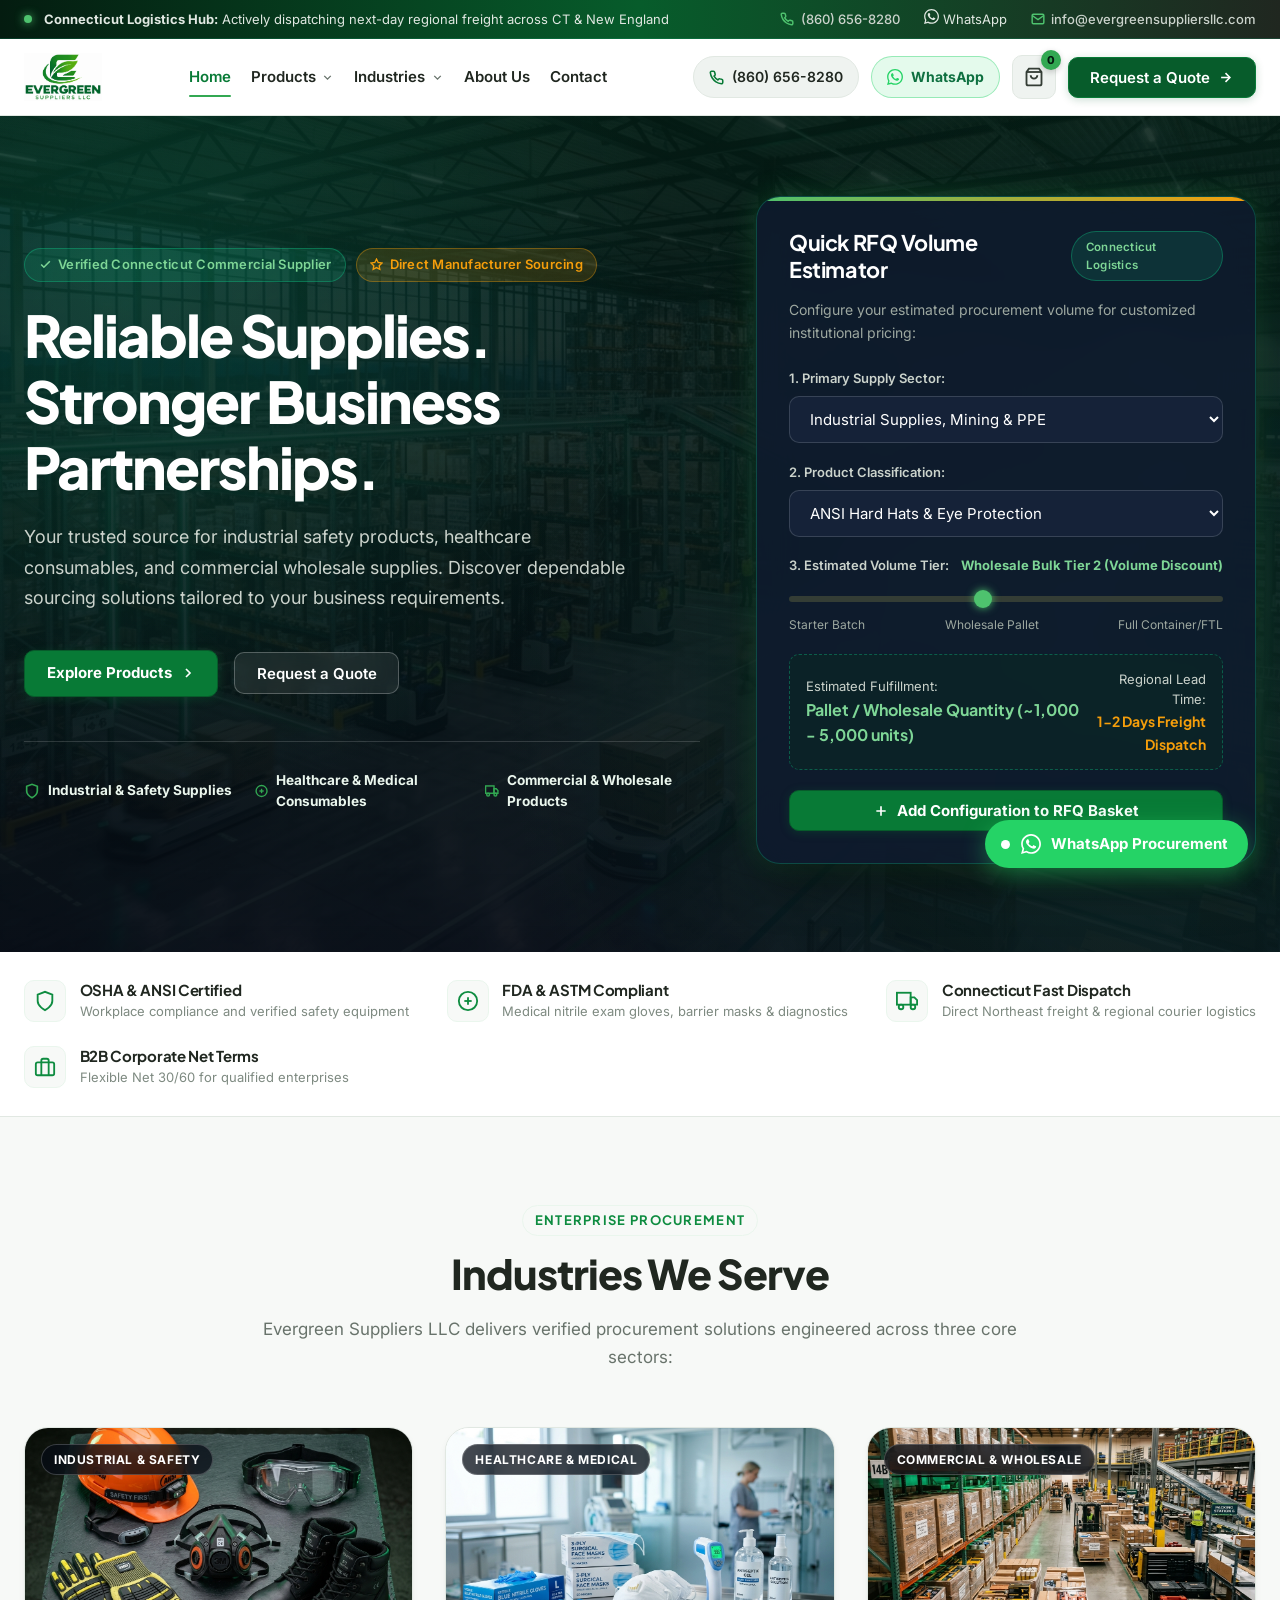
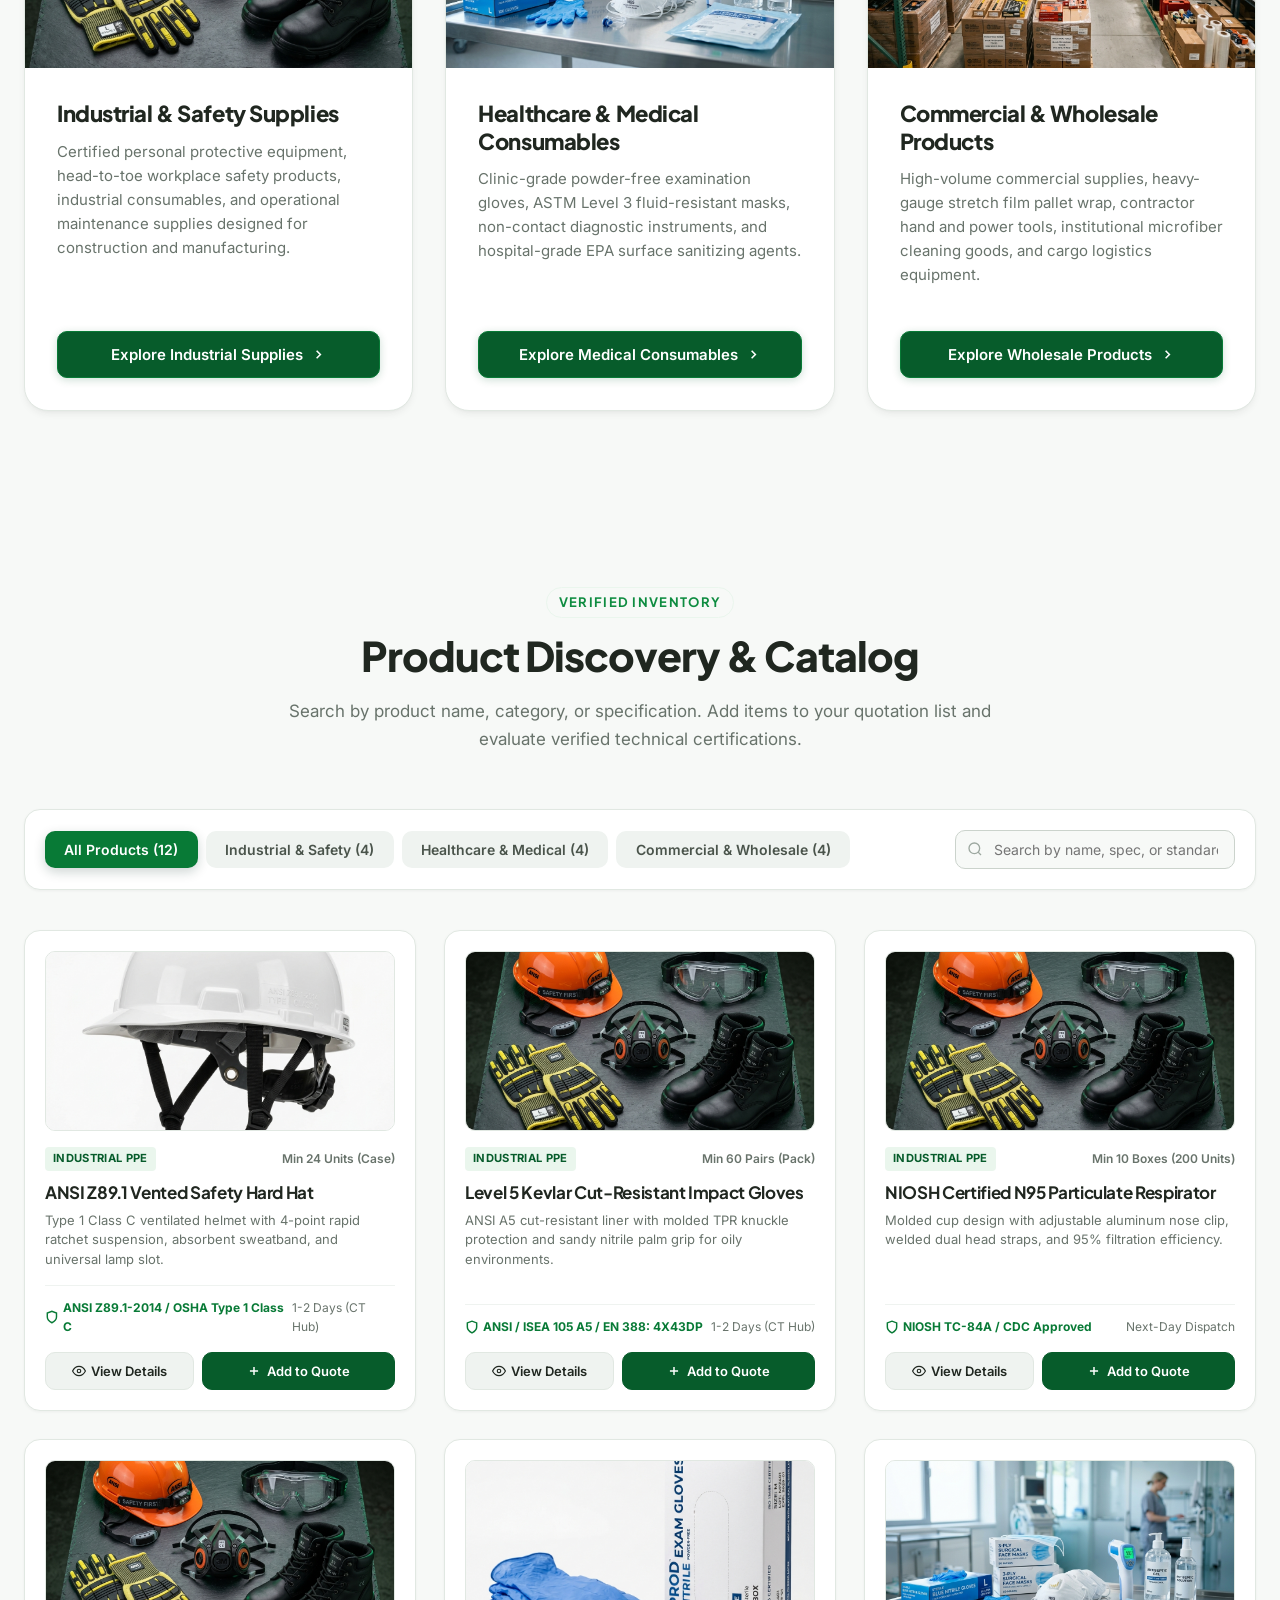
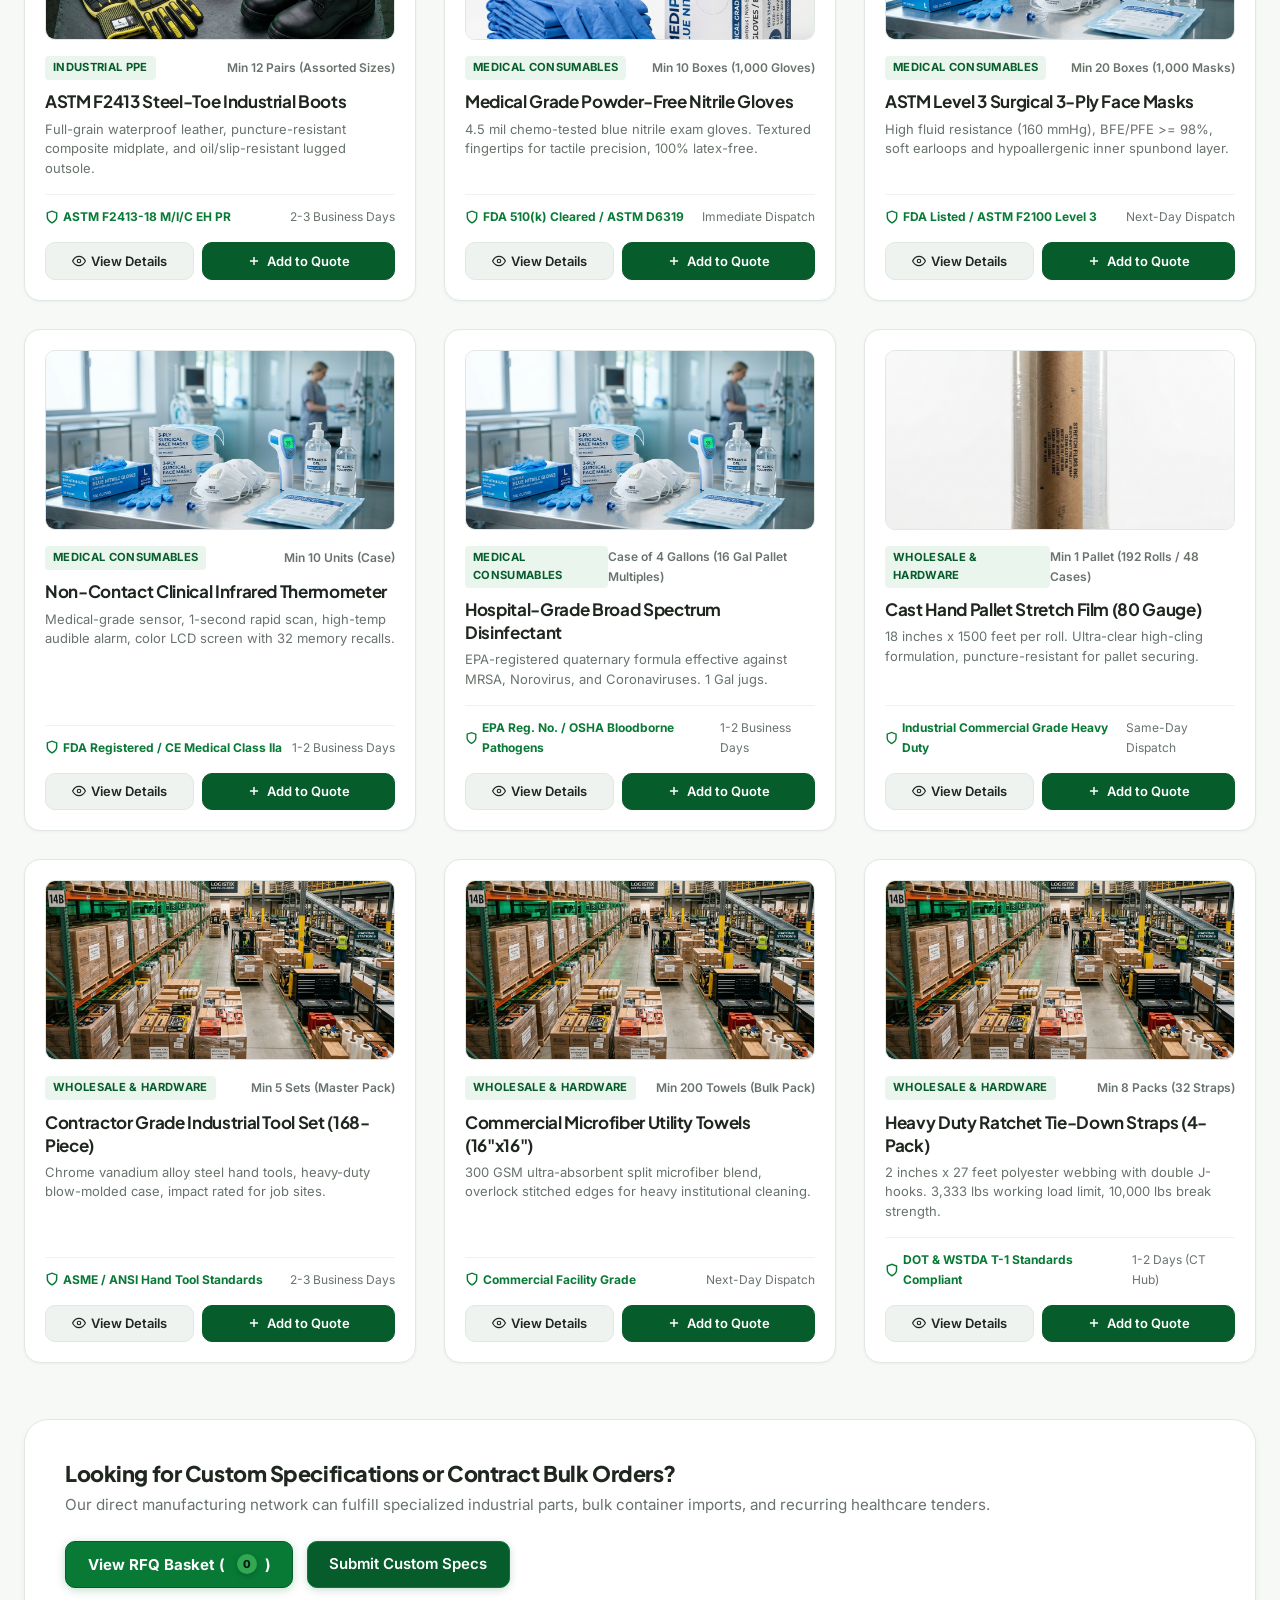
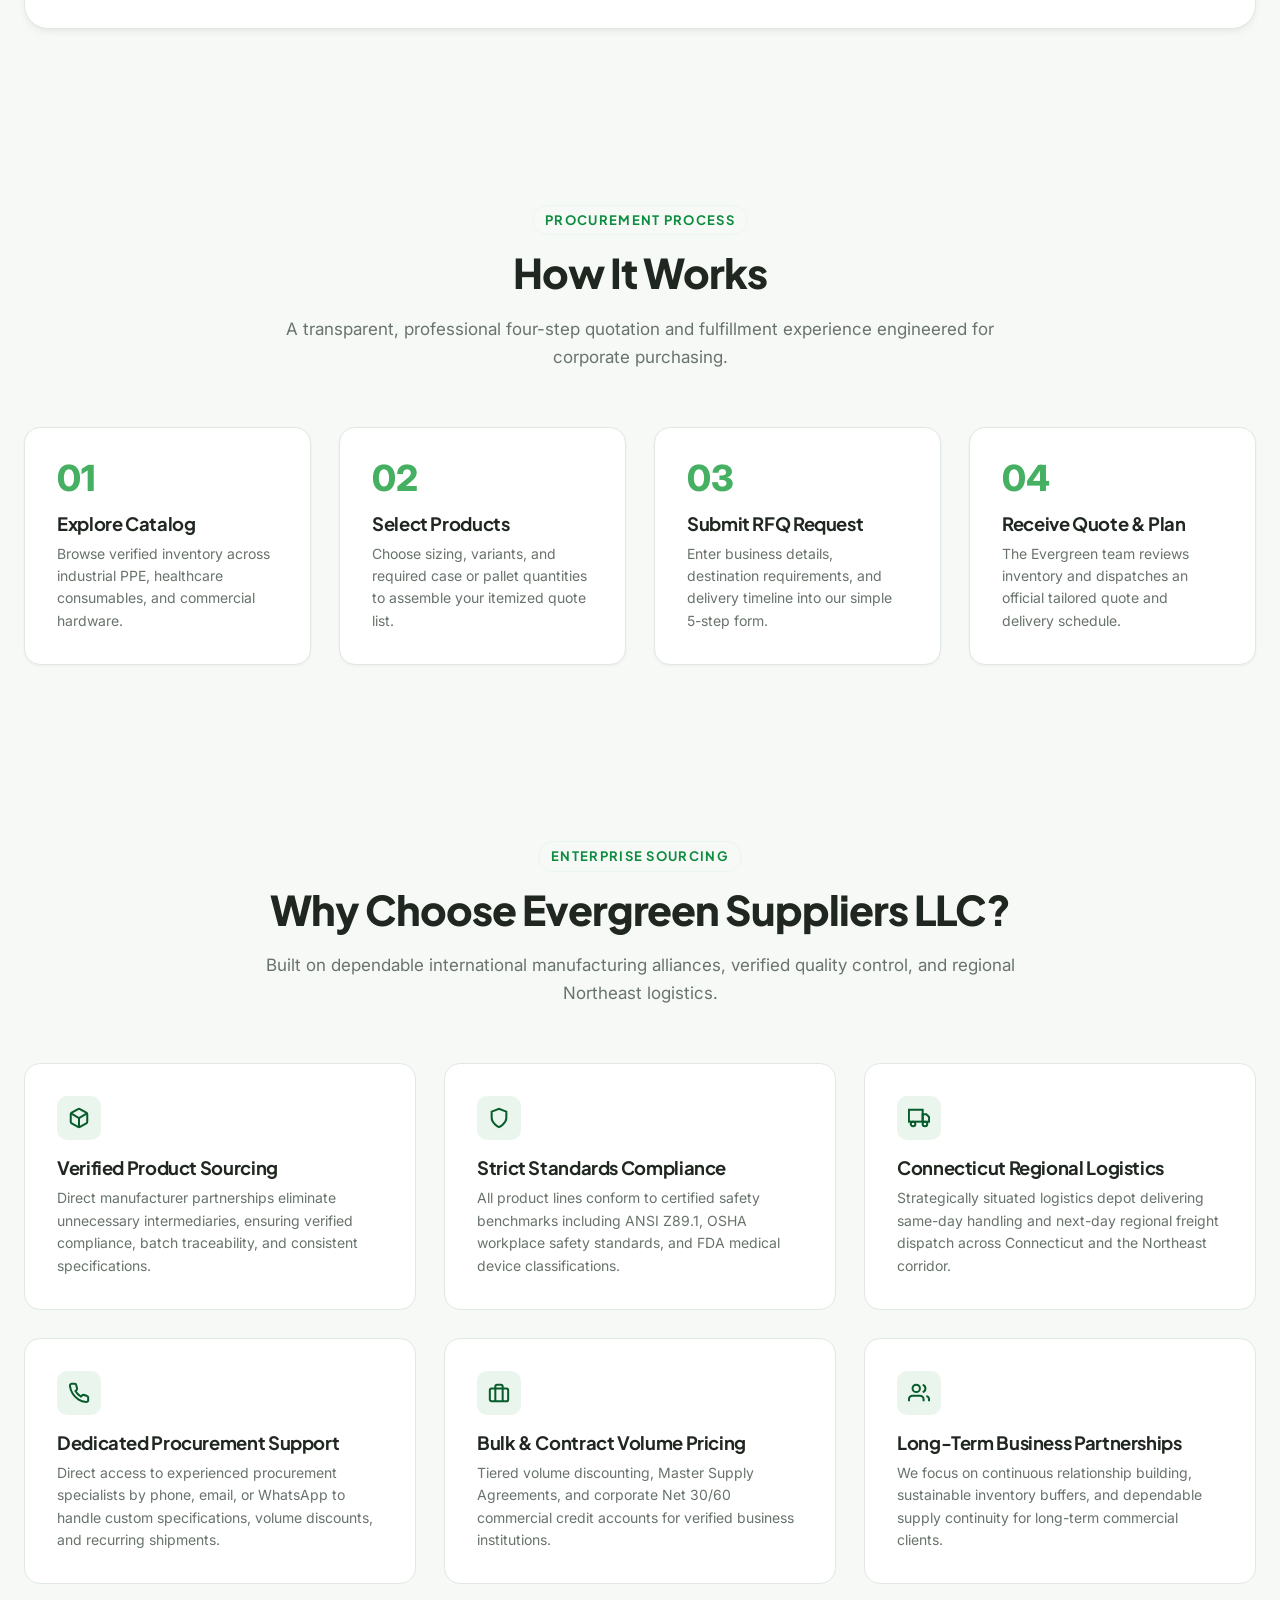
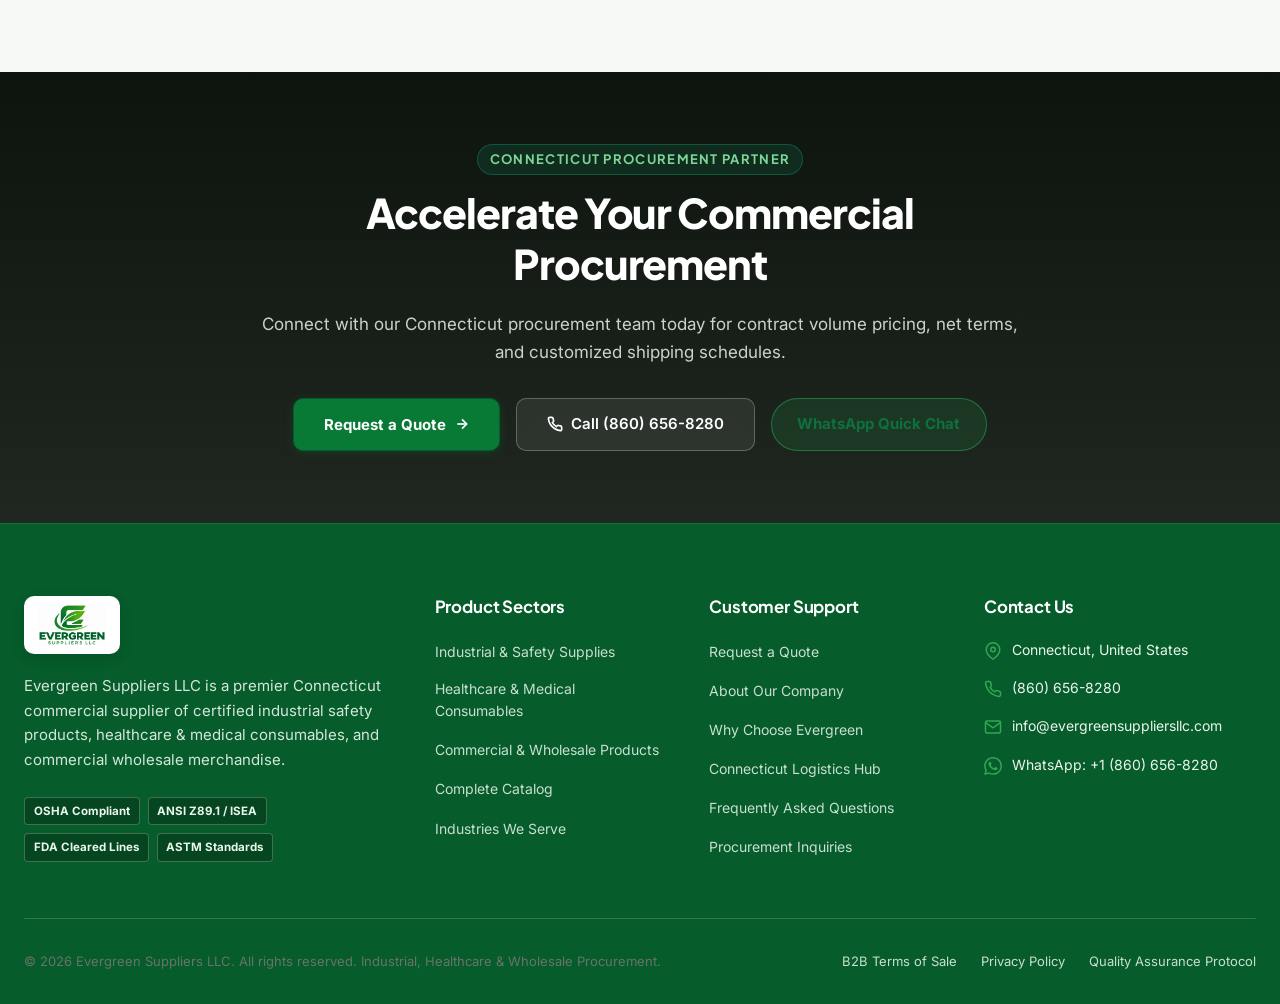
<file: index.html>
<!DOCTYPE html>
<html lang="en">
<head>
  <meta charset="UTF-8">
  <meta name="viewport" content="width=device-width, initial-scale=1.0">
  <title>Evergreen Suppliers LLC | Industrial Safety, Medical Consumables & Wholesale Supplies</title>
  
  <!-- Primary SEO Meta Tags -->
  <meta name="description" content="Evergreen Suppliers LLC is a trusted Connecticut B2B supplier of certified industrial safety products, healthcare & medical consumables, and commercial wholesale supplies. Call (860) 656-8280 or request a quote.">
  <meta name="keywords" content="Evergreen Suppliers LLC, industrial safety supplies, healthcare consumables, medical supplies Connecticut, commercial wholesale supplies, PPE supplier, nitrile gloves bulk, ANSI safety gear, B2B procurement">
  <meta name="author" content="Evergreen Suppliers LLC">
  <meta name="robots" content="index, follow">
  
  <!-- Open Graph -->
  <meta property="og:type" content="website">
  <meta property="og:url" content="https://evergreensuppliersllc.com/">
  <meta property="og:title" content="Evergreen Suppliers LLC | Reliable Supplies. Stronger Business Partnerships.">
  <meta property="og:description" content="Your trusted source for industrial safety products, healthcare consumables, and commercial wholesale supplies. Discover dependable sourcing solutions tailored to your business requirements.">
  <meta property="og:image" content="assets/images/hero-warehouse.jpg">

  <!-- Schema.org Structured Data -->
  <script type="application/ld+json">
  {
    "@context": "https://schema.org",
    "@type": "WholesaleStore",
    "name": "Evergreen Suppliers LLC",
    "image": "assets/images/logo-cropped.png",
    "telephone": "+1-860-656-8280",
    "email": "info@evergreensuppliersllc.com",
    "address": {
      "@type": "PostalAddress",
      "addressRegion": "CT",
      "addressCountry": "US"
    },
    "description": "Evergreen Suppliers LLC supplies certified industrial safety products, healthcare & medical consumables, and commercial wholesale merchandise."
  }
  </script>

  <!-- Stylesheet -->
  <link rel="stylesheet" href="css/styles.css">
  <link rel="icon" type="image/png" href="assets/images/logo-cropped.png">
</head>
<body>

  <!-- Top Announcement Bar -->
  <aside class="announcement-bar" aria-label="Announcement">
    <div class="container">
      <div class="announcement-left">
        <span class="status-dot"></span>
        <span><strong>Connecticut Logistics Hub:</strong> Actively dispatching next-day regional freight across CT & New England</span>
      </div>
      <div class="announcement-right">
        <a href="tel:8606568280" class="announcement-contact-link" title="Call Evergreen Suppliers LLC">
          <svg viewBox="0 0 24 24" fill="none" stroke="currentColor" stroke-width="2.5"><path d="M22 16.92v3a2 2 0 0 1-2.18 2 19.79 19.79 0 0 1-8.63-3.07 19.5 19.5 0 0 1-6-6 19.79 19.79 0 0 1-3.07-8.67A2 2 0 0 1 4.11 2h3a2 2 0 0 1 2 1.72 12.84 12.84 0 0 0 .7 2.81 2 2 0 0 1-.45 2.11L8.09 9.91a16 16 0 0 0 6 6l1.27-1.27a2 2 0 0 1 2.11-.45 12.84 12.84 0 0 0 2.81.7A2 2 0 0 1 22 16.92z"/></svg>
          (860) 656-8280
        </a>
        <a href="https://wa.me/18606568280?text=Hello%20Evergreen%20Suppliers%20LLC%2C%20I%20would%20like%20to%20request%20a%20quote%20for%20supplies." target="_blank" rel="noopener noreferrer" class="announcement-whatsapp-link" title="Chat on WhatsApp">
          <svg width="15" height="15" viewBox="0 0 24 24" fill="currentColor"><path d="M.057 24l1.687-6.163c-1.041-1.804-1.588-3.849-1.587-5.946.003-6.556 5.338-11.891 11.893-11.891 3.181.001 6.167 1.24 8.413 3.488 2.245 2.248 3.481 5.236 3.48 8.414-.003 6.557-5.338 11.892-11.893 11.892-1.99-.001-3.951-.5-5.688-1.448l-6.305 1.654zm6.597-3.807c1.676.995 3.276 1.591 5.392 1.592 5.448 0 9.886-4.434 9.889-9.885.002-5.462-4.415-9.89-9.881-9.892-5.452 0-9.887 4.434-9.889 9.884-.001 2.225.651 3.891 1.746 5.634l-.999 3.648 3.742-.981zm11.387-5.464c-.074-.124-.272-.198-.57-.347-.297-.149-1.758-.868-2.031-.967-.272-.099-.47-.149-.669.149-.198.297-.768.967-.941 1.165-.173.198-.347.223-.644.074-.297-.149-1.255-.462-2.39-1.475-.883-.788-1.48-1.761-1.653-2.059-.173-.297-.018-.458.13-.606.134-.133.297-.347.446-.521.151-.172.2-.296.3-.495.099-.198.05-.372-.025-.521-.075-.148-.669-1.611-.916-2.206-.242-.579-.487-.501-.669-.51l-.57-.01c-.198 0-.52.074-.792.372s-1.04 1.016-1.04 2.479 1.065 2.876 1.213 3.074c.149.198 2.095 3.2 5.076 4.487.709.306 1.263.489 1.694.626.712.226 1.36.194 1.872.118.571-.085 1.758-.719 2.006-1.413.248-.695.248-1.29.173-1.414z"/></svg>
          WhatsApp
        </a>
        <a href="mailto:info@evergreensuppliersllc.com" class="announcement-contact-link" title="Email Evergreen Suppliers LLC">
          <svg viewBox="0 0 24 24" fill="none" stroke="currentColor" stroke-width="2.5"><path d="M4 4h16c1.1 0 2 .9 2 2v12c0 1.1-.9 2-2 2H4c-1.1 0-2-.9-2-2V6c0-1.1.9-2 2-2z"/><polyline points="22,6 12,13 2,6"/></svg>
          info@evergreensuppliersllc.com
        </a>
      </div>
    </div>
  </aside>

  <!-- Main Header & Navigation -->
  <header class="main-header" id="mainHeader">
    <div class="container header-container">
      <!-- Evergreen Suppliers LLC Logo -->
      <a href="index.html" class="brand-logo" aria-label="Evergreen Suppliers LLC Home">
        <img src="assets/images/logo-cropped.png" alt="Evergreen Suppliers LLC Logo" class="brand-logo-img">
      </a>

      <!-- Primary Navigation with Dropdowns -->
      <nav aria-label="Primary Navigation">
        <ul class="nav-menu" id="navMenu">
          <li><a href="index.html" class="nav-link active">Home</a></li>
          
          <!-- Products Dropdown -->
          <li class="nav-item-dropdown">
            <a href="catalog.html" class="nav-link">
              Products
              <svg class="dropdown-arrow" viewBox="0 0 24 24" fill="none" stroke="currentColor" stroke-width="2.5"><polyline points="6 9 12 15 18 9"/></svg>
            </a>
            <div class="nav-dropdown-menu">
              <a href="catalog.html" class="nav-dropdown-link">
                <span class="nav-dropdown-title">All Products & Catalog</span>
                <span class="nav-dropdown-desc">Complete multi-sector inventory list</span>
              </a>
              <a href="catalog.html#industrial" class="nav-dropdown-link">
                <span class="nav-dropdown-title">Industrial & Safety Supplies</span>
                <span class="nav-dropdown-desc">ANSI helmets, Kevlar gloves, N95s, work boots</span>
              </a>
              <a href="catalog.html#medical" class="nav-dropdown-link">
                <span class="nav-dropdown-title">Healthcare & Medical Consumables</span>
                <span class="nav-dropdown-desc">Nitrile exam gloves, surgical masks, diagnostics</span>
              </a>
              <a href="catalog.html#wholesale" class="nav-dropdown-link">
                <span class="nav-dropdown-title">Commercial & Wholesale Products</span>
                <span class="nav-dropdown-desc">Stretch film, contractor tooling, logistics gear</span>
              </a>
            </div>
          </li>

          <!-- Industries Dropdown -->
          <li class="nav-item-dropdown">
            <a href="sectors.html" class="nav-link">
              Industries
              <svg class="dropdown-arrow" viewBox="0 0 24 24" fill="none" stroke="currentColor" stroke-width="2.5"><polyline points="6 9 12 15 18 9"/></svg>
            </a>
            <div class="nav-dropdown-menu">
              <a href="sectors.html#industrial" class="nav-dropdown-link">
                <span class="nav-dropdown-title">Industrial & Safety</span>
                <span class="nav-dropdown-desc">Workplace protection, manufacturing, mining</span>
              </a>
              <a href="sectors.html#medical" class="nav-dropdown-link">
                <span class="nav-dropdown-title">Healthcare & Medical</span>
                <span class="nav-dropdown-desc">Hospitals, outpatient clinics, care facilities</span>
              </a>
              <a href="sectors.html#wholesale" class="nav-dropdown-link">
                <span class="nav-dropdown-title">Commercial & Wholesale</span>
                <span class="nav-dropdown-desc">Logistics hubs, packaging, commercial hardware</span>
              </a>
            </div>
          </li>

          <li><a href="about.html" class="nav-link">About Us</a></li>
          <li><a href="contact.html" class="nav-link">Contact</a></li>
        </ul>
      </nav>

      <!-- Action Buttons -->
      <div class="header-actions">
        <a href="tel:8606568280" class="btn-phone-quick" title="Direct Phone Support">
          <svg width="15" height="15" viewBox="0 0 24 24" fill="none" stroke="currentColor" stroke-width="2.5"><path d="M22 16.92v3a2 2 0 0 1-2.18 2 19.79 19.79 0 0 1-8.63-3.07 19.5 19.5 0 0 1-6-6 19.79 19.79 0 0 1-3.07-8.67A2 2 0 0 1 4.11 2h3a2 2 0 0 1 2 1.72 12.84 12.84 0 0 0 .7 2.81 2 2 0 0 1-.45 2.11L8.09 9.91a16 16 0 0 0 6 6l1.27-1.27a2 2 0 0 1 2.11-.45 12.84 12.84 0 0 0 2.81.7A2 2 0 0 1 22 16.92z"/></svg>
          <span>(860) 656-8280</span>
        </a>

        <a href="https://wa.me/18606568280?text=Hello%20Evergreen%20Suppliers%20LLC%2C%20I%20would%20like%20to%20request%20a%20quote%20for%20supplies." target="_blank" rel="noopener noreferrer" class="btn-whatsapp-quick" title="WhatsApp Chat">
          <svg width="16" height="16" viewBox="0 0 24 24" fill="currentColor"><path d="M.057 24l1.687-6.163c-1.041-1.804-1.588-3.849-1.587-5.946.003-6.556 5.338-11.891 11.893-11.891 3.181.001 6.167 1.24 8.413 3.488 2.245 2.248 3.481 5.236 3.48 8.414-.003 6.557-5.338 11.892-11.893 11.892-1.99-.001-3.951-.5-5.688-1.448l-6.305 1.654zm6.597-3.807c1.676.995 3.276 1.591 5.392 1.592 5.448 0 9.886-4.434 9.889-9.885.002-5.462-4.415-9.89-9.881-9.892-5.452 0-9.887 4.434-9.889 9.884-.001 2.225.651 3.891 1.746 5.634l-.999 3.648 3.742-.981zm11.387-5.464c-.074-.124-.272-.198-.57-.347-.297-.149-1.758-.868-2.031-.967-.272-.099-.47-.149-.669.149-.198.297-.768.967-.941 1.165-.173.198-.347.223-.644.074-.297-.149-1.255-.462-2.39-1.475-.883-.788-1.48-1.761-1.653-2.059-.173-.297-.018-.458.13-.606.134-.133.297-.347.446-.521.151-.172.2-.296.3-.495.099-.198.05-.372-.025-.521-.075-.148-.669-1.611-.916-2.206-.242-.579-.487-.501-.669-.51l-.57-.01c-.198 0-.52.074-.792.372s-1.04 1.016-1.04 2.479 1.065 2.876 1.213 3.074c.149.198 2.095 3.2 5.076 4.487.709.306 1.263.489 1.694.626.712.226 1.36.194 1.872.118.571-.085 1.758-.719 2.006-1.413.248-.695.248-1.29.173-1.414z"/></svg>
          <span>WhatsApp</span>
        </a>

        <!-- Header Quote Cart Trigger -->
        <button class="btn-quote-cart open-rfq-drawer" id="headerQuoteCartBtn" aria-label="View RFQ Basket">
          <svg width="20" height="20" viewBox="0 0 24 24" fill="none" stroke="currentColor" stroke-width="2.2"><path d="M6 2L3 6v14a2 2 0 0 0 2 2h14a2 2 0 0 0 2-2V6l-3-4z"/><line x1="3" y1="6" x2="21" y2="6"/><path d="M16 10a4 4 0 0 1-8 0"/></svg>
          <span class="quote-count-badge">0</span>
        </button>

        <button class="btn-primary open-rfq-drawer" id="headerRfqBtn">
          Request a Quote
          <svg width="15" height="15" viewBox="0 0 24 24" fill="none" stroke="currentColor" stroke-width="2.5"><line x1="5" y1="12" x2="19" y2="12"></line><polyline points="12 5 19 12 12 19"></polyline></svg>
        </button>

        <button class="hamburger-btn" id="hamburgerBtn" aria-label="Toggle Navigation Menu">
          <svg width="24" height="24" viewBox="0 0 24 24" fill="none" stroke="currentColor" stroke-width="2"><line x1="3" y1="12" x2="21" y2="12"></line><line x1="3" y1="6" x2="21" y2="6"></line><line x1="3" y1="18" x2="21" y2="18"></line></svg>
        </button>
      </div>
    </div>
  </header>

  <!-- Homepage Hero Section -->
  <section class="hero-section" id="hero">
    <div class="container hero-grid">
      <!-- LEFT SIDE -->
      <div class="hero-content">
        <div class="hero-badge-row">
          <span class="hero-pill primary">
            <svg width="13" height="13" viewBox="0 0 24 24" fill="none" stroke="currentColor" stroke-width="3"><polyline points="20 6 9 17 4 12"/></svg>
            Verified Connecticut Commercial Supplier
          </span>
          <span class="hero-pill gold">
            <svg width="13" height="13" viewBox="0 0 24 24" fill="none" stroke="currentColor" stroke-width="2.5"><polygon points="12 2 15.09 8.26 22 9.27 17 14.14 18.18 21.02 12 17.77 5.82 21.02 7 14.14 2 9.27 8.91 8.26 12 2"/></svg>
            Direct Manufacturer Sourcing
          </span>
        </div>

        <h1 class="hero-title">
          Reliable Supplies. Stronger Business Partnerships.
        </h1>

        <p class="hero-description">
          Your trusted source for industrial safety products, healthcare consumables, and commercial wholesale supplies. Discover dependable sourcing solutions tailored to your business requirements.
        </p>

        <div class="hero-cta-group">
          <a href="catalog.html" class="btn-accent" id="heroExploreCatalogBtn">
            Explore Products
            <svg width="16" height="16" viewBox="0 0 24 24" fill="none" stroke="currentColor" stroke-width="2.5"><polyline points="9 18 15 12 9 6"/></svg>
          </a>
          <button class="btn-outline-white open-rfq-drawer" id="heroRfqBtn">
            Request a Quote
          </button>
        </div>

        <!-- Three concise supporting highlights beneath the hero text -->
        <div style="display: grid; grid-template-columns: repeat(3, 1fr); gap: 1rem; padding-top: 1.75rem; border-top: 1px solid rgba(255, 255, 255, 0.15);">
          <div style="display: flex; align-items: center; gap: 0.5rem; color: var(--pale-green); font-size: 0.85rem; font-weight: 700;">
            <svg width="16" height="16" viewBox="0 0 24 24" fill="none" stroke="var(--bright-leaf-green)" stroke-width="2.5"><path d="M12 22s8-4 8-10V5l-8-3-8 3v7c0 6 8 10 8 10z"/></svg>
            <span>Industrial & Safety Supplies</span>
          </div>
          <div style="display: flex; align-items: center; gap: 0.5rem; color: var(--pale-green); font-size: 0.85rem; font-weight: 700;">
            <svg width="16" height="16" viewBox="0 0 24 24" fill="none" stroke="var(--bright-leaf-green)" stroke-width="2.5"><circle cx="12" cy="12" r="10"/><path d="M8 12h8"/><path d="M12 8v8"/></svg>
            <span>Healthcare & Medical Consumables</span>
          </div>
          <div style="display: flex; align-items: center; gap: 0.5rem; color: var(--pale-green); font-size: 0.85rem; font-weight: 700;">
            <svg width="16" height="16" viewBox="0 0 24 24" fill="none" stroke="var(--bright-leaf-green)" stroke-width="2.5"><rect x="1" y="3" width="15" height="13"/><polygon points="16 8 20 8 23 11 23 16 16 16 16 8"/><circle cx="5.5" cy="18.5" r="2.5"/><circle cx="18.5" cy="18.5" r="2.5"/></svg>
            <span>Commercial & Wholesale Products</span>
          </div>
        </div>
      </div>

      <!-- RIGHT SIDE: High-quality professional photography & Interactive Procurement Estimator -->
      <div class="hero-card-side">
        <div class="rfq-calculator-card" id="heroRfqCard">
          <div class="card-header-badge">
            <h3 class="card-title">Quick RFQ Volume Estimator</h3>
            <span class="hero-pill primary" style="font-size: 0.72rem;">Connecticut Logistics</span>
          </div>
          <p class="card-subtitle">Configure your estimated procurement volume for customized institutional pricing:</p>

          <div class="form-group-custom">
            <label for="calcSector" class="calc-step-label">
              <span>1. Primary Supply Sector:</span>
            </label>
            <select id="calcSector" class="select-custom">
              <option value="industrial" selected>Industrial Supplies, Mining & PPE</option>
              <option value="medical">Healthcare & Medical Consumables</option>
              <option value="wholesale">General Merchandise & Wholesale Hardware</option>
            </select>
          </div>

          <div class="form-group-custom">
            <label for="calcProduct" class="calc-step-label">
              <span>2. Product Classification:</span>
            </label>
            <select id="calcProduct" class="select-custom"></select>
          </div>

          <div class="form-group-custom">
            <div class="calc-step-label">
              <span>3. Estimated Volume Tier:</span>
              <span id="calcPricingTier" style="color: var(--evergreen-300); font-weight: 700;">Wholesale Bulk Tier 2</span>
            </div>
            <div class="range-slider-wrap">
              <input type="range" min="10" max="100" value="50" class="range-slider" id="calcTierSlider" aria-label="Volume Tier Slider">
              <div class="range-markers">
                <span>Starter Batch</span>
                <span>Wholesale Pallet</span>
                <span>Full Container/FTL</span>
              </div>
            </div>
          </div>

          <div class="calc-summary-box">
            <div>
              <div class="calc-summary-label">Estimated Fulfillment:</div>
              <div class="calc-summary-val" id="calcQtyValue">Pallet / Wholesale Quantity</div>
            </div>
            <div style="text-align: right;">
              <div class="calc-summary-label">Regional Lead Time:</div>
              <div class="calc-summary-val" id="calcLeadTime" style="color: var(--gold-400); font-size: 0.875rem;">1-2 Days (CT Hub)</div>
            </div>
          </div>

          <button class="btn-accent" id="btnAddToQuoteFromHero" style="width: 100%;">
            <svg width="16" height="16" viewBox="0 0 24 24" fill="none" stroke="currentColor" stroke-width="2.5"><path d="M12 5v14M5 12h14"/></svg>
            Add Configuration to RFQ Basket
          </button>
        </div>
      </div>
    </div>
  </section>

  <!-- Trust Bar -->
  <section class="trust-bar" aria-label="Certifications and Standards">
    <div class="container trust-flex">
      <div class="trust-item">
        <div class="trust-icon">
          <svg width="22" height="22" viewBox="0 0 24 24" fill="none" stroke="currentColor" stroke-width="2"><path d="M12 22s8-4 8-10V5l-8-3-8 3v7c0 6 8 10 8 10z"/></svg>
        </div>
        <div class="trust-text">
          <h4>OSHA & ANSI Certified</h4>
          <p>Workplace compliance and verified safety equipment</p>
        </div>
      </div>

      <div class="trust-item">
        <div class="trust-icon">
          <svg width="22" height="22" viewBox="0 0 24 24" fill="none" stroke="currentColor" stroke-width="2"><circle cx="12" cy="12" r="10"/><path d="M8 12h8"/><path d="M12 8v8"/></svg>
        </div>
        <div class="trust-text">
          <h4>FDA & ASTM Compliant</h4>
          <p>Medical nitrile exam gloves, barrier masks & diagnostics</p>
        </div>
      </div>

      <div class="trust-item">
        <div class="trust-icon">
          <svg width="22" height="22" viewBox="0 0 24 24" fill="none" stroke="currentColor" stroke-width="2"><rect x="1" y="3" width="15" height="13"/><polygon points="16 8 20 8 23 11 23 16 16 16 16 8"/><circle cx="5.5" cy="18.5" r="2.5"/><circle cx="18.5" cy="18.5" r="2.5"/></svg>
        </div>
        <div class="trust-text">
          <h4>Connecticut Fast Dispatch</h4>
          <p>Direct Northeast freight & regional courier logistics</p>
        </div>
      </div>

      <div class="trust-item">
        <div class="trust-icon">
          <svg width="22" height="22" viewBox="0 0 24 24" fill="none" stroke="currentColor" stroke-width="2"><rect x="2" y="7" width="20" height="14" rx="2" ry="2"/><path d="M16 21V5a2 2 0 0 0-2-2h-4a2 2 0 0 0-2 2v16"/></svg>
        </div>
        <div class="trust-text">
          <h4>B2B Corporate Net Terms</h4>
          <p>Flexible Net 30/60 for qualified enterprises</p>
        </div>
      </div>
    </div>
  </section>

  <!-- Industries We Serve Section (Section 8) -->
  <section class="section" id="industries">
    <div class="container">
      <div class="section-header">
        <span class="section-eyebrow">Enterprise Procurement</span>
        <h2 class="section-title">Industries We Serve</h2>
        <p class="section-subtitle">
          Evergreen Suppliers LLC delivers verified procurement solutions engineered across three core sectors:
        </p>
      </div>

      <div class="sectors-grid">
        <!-- Sector 1: Industrial & Safety -->
        <article class="sector-card">
          <div class="sector-image-wrap">
            <img src="assets/images/industrial-ppe.jpg" alt="Industrial and Safety Supplies" class="sector-img" loading="lazy">
            <span class="sector-badge">Industrial & Safety</span>
          </div>
          <div class="sector-body">
            <h3 class="sector-name">Industrial & Safety Supplies</h3>
            <p class="sector-summary">
              Certified personal protective equipment, head-to-toe workplace safety products, industrial consumables, and operational maintenance supplies designed for construction and manufacturing.
            </p>
            <div style="margin-top: auto; padding-top: 1.25rem;">
              <a href="catalog.html#industrial" class="btn-primary" style="width: 100%;">
                Explore Industrial Supplies
                <svg width="15" height="15" viewBox="0 0 24 24" fill="none" stroke="currentColor" stroke-width="2.5"><polyline points="9 18 15 12 9 6"/></svg>
              </a>
            </div>
          </div>
        </article>

        <!-- Sector 2: Healthcare & Medical -->
        <article class="sector-card">
          <div class="sector-image-wrap">
            <img src="assets/images/medical-consumables.jpg" alt="Healthcare and Medical Consumables" class="sector-img" loading="lazy">
            <span class="sector-badge">Healthcare & Medical</span>
          </div>
          <div class="sector-body">
            <h3 class="sector-name">Healthcare & Medical Consumables</h3>
            <p class="sector-summary">
              Clinic-grade powder-free examination gloves, ASTM Level 3 fluid-resistant masks, non-contact diagnostic instruments, and hospital-grade EPA surface sanitizing agents.
            </p>
            <div style="margin-top: auto; padding-top: 1.25rem;">
              <a href="catalog.html#medical" class="btn-primary" style="width: 100%;">
                Explore Medical Consumables
                <svg width="15" height="15" viewBox="0 0 24 24" fill="none" stroke="currentColor" stroke-width="2.5"><polyline points="9 18 15 12 9 6"/></svg>
              </a>
            </div>
          </div>
        </article>

        <!-- Sector 3: Commercial & Wholesale -->
        <article class="sector-card">
          <div class="sector-image-wrap">
            <img src="assets/images/wholesale-merchandise.jpg" alt="Commercial and Wholesale Products" class="sector-img" loading="lazy">
            <span class="sector-badge">Commercial & Wholesale</span>
          </div>
          <div class="sector-body">
            <h3 class="sector-name">Commercial & Wholesale Products</h3>
            <p class="sector-summary">
              High-volume commercial supplies, heavy-gauge stretch film pallet wrap, contractor hand and power tools, institutional microfiber cleaning goods, and cargo logistics equipment.
            </p>
            <div style="margin-top: auto; padding-top: 1.25rem;">
              <a href="catalog.html#wholesale" class="btn-primary" style="width: 100%;">
                Explore Wholesale Products
                <svg width="15" height="15" viewBox="0 0 24 24" fill="none" stroke="currentColor" stroke-width="2.5"><polyline points="9 18 15 12 9 6"/></svg>
              </a>
            </div>
          </div>
        </article>
      </div>
    </div>
  </section>

  <!-- Product Discovery & Catalog Section (Section 5 & 6) -->
  <section class="section" id="catalog" style="background: var(--soft-bg);">
    <div class="container">
      <div class="section-header">
        <span class="section-eyebrow">Verified Inventory</span>
        <h2 class="section-title">Product Discovery & Catalog</h2>
        <p class="section-subtitle">
          Search by product name, category, or specification. Add items to your quotation list and evaluate verified technical certifications.
        </p>
      </div>

      <!-- Search & Filters -->
      <div class="catalog-controls">
        <div class="catalog-tabs" role="tablist">
          <button class="catalog-tab active" data-sector="all" role="tab" aria-selected="true">All Products (12)</button>
          <button class="catalog-tab" data-sector="industrial" role="tab" aria-selected="false">Industrial & Safety (4)</button>
          <button class="catalog-tab" data-sector="medical" role="tab" aria-selected="false">Healthcare & Medical (4)</button>
          <button class="catalog-tab" data-sector="wholesale" role="tab" aria-selected="false">Commercial & Wholesale (4)</button>
        </div>

        <div class="catalog-search-wrap">
          <svg class="catalog-search-icon" width="16" height="16" viewBox="0 0 24 24" fill="none" stroke="currentColor" stroke-width="2"><circle cx="11" cy="11" r="8"/><line x1="21" y1="21" x2="16.65" y2="16.65"/></svg>
          <input type="text" id="catalogSearch" class="catalog-search-input" placeholder="Search by name, spec, or standard...">
        </div>
      </div>

      <!-- Catalog Grid: Dynamically Rendered via js/app.js -->
      <div class="catalog-grid" id="catalogGrid"></div>

      <!-- Custom Sourcing Callout Banner -->
      <div style="margin-top: 3.5rem; background: var(--white); border-radius: var(--radius-xl); border: 1px solid var(--border-color); padding: 2.5rem; box-shadow: var(--shadow-md); display: flex; align-items: center; justify-content: space-between; flex-wrap: wrap; gap: 1.5rem;">
        <div>
          <h3 style="font-size: 1.35rem; color: var(--primary-text); margin-bottom: 0.35rem; font-weight: 800;">Looking for Custom Specifications or Contract Bulk Orders?</h3>
          <p style="color: var(--secondary-text); font-size: 0.95rem;">Our direct manufacturing network can fulfill specialized industrial parts, bulk container imports, and recurring healthcare tenders.</p>
        </div>
        <div style="display: flex; gap: 0.85rem; flex-wrap: wrap;">
          <button class="btn-accent open-rfq-drawer">
            View RFQ Basket (<span class="quote-count-badge" style="position: static; display: inline-flex; margin-left: 0.25rem;">0</span>)
          </button>
          <a href="contact.html" class="btn-primary">Submit Custom Specs</a>
        </div>
      </div>
    </div>
  </section>

  <!-- How It Works Section (Section 10) -->
  <section class="section" id="how-it-works">
    <div class="container">
      <div class="section-header">
        <span class="section-eyebrow">Procurement Process</span>
        <h2 class="section-title">How It Works</h2>
        <p class="section-subtitle">
          A transparent, professional four-step quotation and fulfillment experience engineered for corporate purchasing.
        </p>
      </div>

      <div style="display: grid; grid-template-columns: repeat(auto-fit, minmax(240px, 1fr)); gap: 1.75rem;">
        <!-- Step 1 -->
        <div style="background: var(--white); padding: 2rem; border-radius: var(--radius-lg); border: 1px solid var(--border-color); box-shadow: var(--shadow-sm); position: relative;">
          <div style="font-size: 2.25rem; font-weight: 800; color: var(--bright-leaf-green); line-height: 1; margin-bottom: 1rem; opacity: 0.9;">01</div>
          <h4 style="font-size: 1.15rem; font-weight: 700; color: var(--primary-text); margin-bottom: 0.5rem;">Explore Catalog</h4>
          <p style="font-size: 0.875rem; color: var(--secondary-text); line-height: 1.6;">Browse verified inventory across industrial PPE, healthcare consumables, and commercial hardware.</p>
        </div>

        <!-- Step 2 -->
        <div style="background: var(--white); padding: 2rem; border-radius: var(--radius-lg); border: 1px solid var(--border-color); box-shadow: var(--shadow-sm); position: relative;">
          <div style="font-size: 2.25rem; font-weight: 800; color: var(--bright-leaf-green); line-height: 1; margin-bottom: 1rem; opacity: 0.9;">02</div>
          <h4 style="font-size: 1.15rem; font-weight: 700; color: var(--primary-text); margin-bottom: 0.5rem;">Select Products</h4>
          <p style="font-size: 0.875rem; color: var(--secondary-text); line-height: 1.6;">Choose sizing, variants, and required case or pallet quantities to assemble your itemized quote list.</p>
        </div>

        <!-- Step 3 -->
        <div style="background: var(--white); padding: 2rem; border-radius: var(--radius-lg); border: 1px solid var(--border-color); box-shadow: var(--shadow-sm); position: relative;">
          <div style="font-size: 2.25rem; font-weight: 800; color: var(--bright-leaf-green); line-height: 1; margin-bottom: 1rem; opacity: 0.9;">03</div>
          <h4 style="font-size: 1.15rem; font-weight: 700; color: var(--primary-text); margin-bottom: 0.5rem;">Submit RFQ Request</h4>
          <p style="font-size: 0.875rem; color: var(--secondary-text); line-height: 1.6;">Enter business details, destination requirements, and delivery timeline into our simple 5-step form.</p>
        </div>

        <!-- Step 4 -->
        <div style="background: var(--white); padding: 2rem; border-radius: var(--radius-lg); border: 1px solid var(--border-color); box-shadow: var(--shadow-sm); position: relative;">
          <div style="font-size: 2.25rem; font-weight: 800; color: var(--bright-leaf-green); line-height: 1; margin-bottom: 1rem; opacity: 0.9;">04</div>
          <h4 style="font-size: 1.15rem; font-weight: 700; color: var(--primary-text); margin-bottom: 0.5rem;">Receive Quote & Plan</h4>
          <p style="font-size: 0.875rem; color: var(--secondary-text); line-height: 1.6;">The Evergreen team reviews inventory and dispatches an official tailored quote and delivery schedule.</p>
        </div>
      </div>
    </div>
  </section>

  <!-- Why Choose Evergreen Suppliers LLC (Section 9) -->
  <section class="section" id="why-choose-us" style="background: var(--soft-bg);">
    <div class="container">
      <div class="section-header">
        <span class="section-eyebrow">Enterprise Sourcing</span>
        <h2 class="section-title">Why Choose Evergreen Suppliers LLC?</h2>
        <p class="section-subtitle">
          Built on dependable international manufacturing alliances, verified quality control, and regional Northeast logistics.
        </p>
      </div>

      <div style="display: grid; grid-template-columns: repeat(auto-fit, minmax(320px, 1fr)); gap: 1.75rem;">
        <div style="background: var(--white); border-radius: var(--radius-lg); border: 1px solid var(--border-color); padding: 2rem;">
          <div style="width: 44px; height: 44px; border-radius: 10px; background: var(--pale-green); color: var(--forest-green); display: flex; align-items: center; justify-content: center; margin-bottom: 1rem;">
            <svg width="22" height="22" viewBox="0 0 24 24" fill="none" stroke="currentColor" stroke-width="2.2"><path d="M21 16V8a2 2 0 0 0-1-1.73l-7-4a2 2 0 0 0-2 0l-7 4A2 2 0 0 0 3 8v8a2 2 0 0 0 1 1.73l7 4a2 2 0 0 0 2 0l7-4A2 2 0 0 0 21 16z"/><polyline points="3.27 6.96 12 12.01 20.73 6.96"/><line x1="12" y1="22.08" x2="12" y2="12"/></svg>
          </div>
          <h4 style="font-size: 1.15rem; font-weight: 700; color: var(--primary-text); margin-bottom: 0.5rem;">Verified Product Sourcing</h4>
          <p style="color: var(--secondary-text); font-size: 0.875rem; line-height: 1.6;">Direct manufacturer partnerships eliminate unnecessary intermediaries, ensuring verified compliance, batch traceability, and consistent specifications.</p>
        </div>

        <div style="background: var(--white); border-radius: var(--radius-lg); border: 1px solid var(--border-color); padding: 2rem;">
          <div style="width: 44px; height: 44px; border-radius: 10px; background: var(--pale-green); color: var(--forest-green); display: flex; align-items: center; justify-content: center; margin-bottom: 1rem;">
            <svg width="22" height="22" viewBox="0 0 24 24" fill="none" stroke="currentColor" stroke-width="2.2"><path d="M12 22s8-4 8-10V5l-8-3-8 3v7c0 6 8 10 8 10z"/></svg>
          </div>
          <h4 style="font-size: 1.15rem; font-weight: 700; color: var(--primary-text); margin-bottom: 0.5rem;">Strict Standards Compliance</h4>
          <p style="color: var(--secondary-text); font-size: 0.875rem; line-height: 1.6;">All product lines conform to certified safety benchmarks including ANSI Z89.1, OSHA workplace safety standards, and FDA medical device classifications.</p>
        </div>

        <div style="background: var(--white); border-radius: var(--radius-lg); border: 1px solid var(--border-color); padding: 2rem;">
          <div style="width: 44px; height: 44px; border-radius: 10px; background: var(--pale-green); color: var(--forest-green); display: flex; align-items: center; justify-content: center; margin-bottom: 1rem;">
            <svg width="22" height="22" viewBox="0 0 24 24" fill="none" stroke="currentColor" stroke-width="2.2"><rect x="1" y="3" width="15" height="13"/><polygon points="16 8 20 8 23 11 23 16 16 16 16 8"/><circle cx="5.5" cy="18.5" r="2.5"/><circle cx="18.5" cy="18.5" r="2.5"/></svg>
          </div>
          <h4 style="font-size: 1.15rem; font-weight: 700; color: var(--primary-text); margin-bottom: 0.5rem;">Connecticut Regional Logistics</h4>
          <p style="color: var(--secondary-text); font-size: 0.875rem; line-height: 1.6;">Strategically situated logistics depot delivering same-day handling and next-day regional freight dispatch across Connecticut and the Northeast corridor.</p>
        </div>

        <div style="background: var(--white); border-radius: var(--radius-lg); border: 1px solid var(--border-color); padding: 2rem;">
          <div style="width: 44px; height: 44px; border-radius: 10px; background: var(--pale-green); color: var(--forest-green); display: flex; align-items: center; justify-content: center; margin-bottom: 1rem;">
            <svg width="22" height="22" viewBox="0 0 24 24" fill="none" stroke="currentColor" stroke-width="2.2"><path d="M22 16.92v3a2 2 0 0 1-2.18 2 19.79 19.79 0 0 1-8.63-3.07 19.5 19.5 0 0 1-6-6 19.79 19.79 0 0 1-3.07-8.67A2 2 0 0 1 4.11 2h3a2 2 0 0 1 2 1.72 12.84 12.84 0 0 0 .7 2.81 2 2 0 0 1-.45 2.11L8.09 9.91a16 16 0 0 0 6 6l1.27-1.27a2 2 0 0 1 2.11-.45 12.84 12.84 0 0 0 2.81.7A2 2 0 0 1 22 16.92z"/></svg>
          </div>
          <h4 style="font-size: 1.15rem; font-weight: 700; color: var(--primary-text); margin-bottom: 0.5rem;">Dedicated Procurement Support</h4>
          <p style="color: var(--secondary-text); font-size: 0.875rem; line-height: 1.6;">Direct access to experienced procurement specialists by phone, email, or WhatsApp to handle custom specifications, volume discounts, and recurring shipments.</p>
        </div>

        <div style="background: var(--white); border-radius: var(--radius-lg); border: 1px solid var(--border-color); padding: 2rem;">
          <div style="width: 44px; height: 44px; border-radius: 10px; background: var(--pale-green); color: var(--forest-green); display: flex; align-items: center; justify-content: center; margin-bottom: 1rem;">
            <svg width="22" height="22" viewBox="0 0 24 24" fill="none" stroke="currentColor" stroke-width="2.2"><rect x="2" y="7" width="20" height="14" rx="2" ry="2"/><path d="M16 21V5a2 2 0 0 0-2-2h-4a2 2 0 0 0-2 2v16"/></svg>
          </div>
          <h4 style="font-size: 1.15rem; font-weight: 700; color: var(--primary-text); margin-bottom: 0.5rem;">Bulk & Contract Volume Pricing</h4>
          <p style="color: var(--secondary-text); font-size: 0.875rem; line-height: 1.6;">Tiered volume discounting, Master Supply Agreements, and corporate Net 30/60 commercial credit accounts for verified business institutions.</p>
        </div>

        <div style="background: var(--white); border-radius: var(--radius-lg); border: 1px solid var(--border-color); padding: 2rem;">
          <div style="width: 44px; height: 44px; border-radius: 10px; background: var(--pale-green); color: var(--forest-green); display: flex; align-items: center; justify-content: center; margin-bottom: 1rem;">
            <svg width="22" height="22" viewBox="0 0 24 24" fill="none" stroke="currentColor" stroke-width="2.2"><path d="M17 21v-2a4 4 0 0 0-4-4H5a4 4 0 0 0-4 4v2"/><circle cx="9" cy="7" r="4"/><path d="M23 21v-2a4 4 0 0 0-3-3.87"/><path d="M16 3.13a4 4 0 0 1 0 7.75"/></svg>
          </div>
          <h4 style="font-size: 1.15rem; font-weight: 700; color: var(--primary-text); margin-bottom: 0.5rem;">Long-Term Business Partnerships</h4>
          <p style="color: var(--secondary-text); font-size: 0.875rem; line-height: 1.6;">We focus on continuous relationship building, sustainable inventory buffers, and dependable supply continuity for long-term commercial clients.</p>
        </div>
      </div>
    </div>
  </section>

  <!-- Procurement Callout Banner -->
  <section class="section-dark" style="padding: 4.5rem 0; text-align: center;">
    <div class="container" style="max-width: 820px;">
      <span class="section-eyebrow">Connecticut Procurement Partner</span>
      <h2 class="section-title" style="margin-bottom: 1.25rem;">Accelerate Your Commercial Procurement</h2>
      <p class="section-subtitle" style="margin-bottom: 2rem;">
        Connect with our Connecticut procurement team today for contract volume pricing, net terms, and customized shipping schedules.
      </p>
      <div style="display: flex; gap: 1rem; justify-content: center; flex-wrap: wrap;">
        <button class="btn-accent open-rfq-drawer" style="padding: 0.85rem 1.85rem;">
          Request a Quote
          <svg width="16" height="16" viewBox="0 0 24 24" fill="none" stroke="currentColor" stroke-width="2.5"><line x1="5" y1="12" x2="19" y2="12"></line><polyline points="12 5 19 12 12 19"></polyline></svg>
        </button>
        <a href="tel:8606568280" class="btn-outline-white" style="padding: 0.85rem 1.85rem;">
          <svg width="16" height="16" viewBox="0 0 24 24" fill="none" stroke="currentColor" stroke-width="2.5"><path d="M22 16.92v3a2 2 0 0 1-2.18 2 19.79 19.79 0 0 1-8.63-3.07 19.5 19.5 0 0 1-6-6 19.79 19.79 0 0 1-3.07-8.67A2 2 0 0 1 4.11 2h3a2 2 0 0 1 2 1.72 12.84 12.84 0 0 0 .7 2.81 2 2 0 0 1-.45 2.11L8.09 9.91a16 16 0 0 0 6 6l1.27-1.27a2 2 0 0 1 2.11-.45 12.84 12.84 0 0 0 2.81.7A2 2 0 0 1 22 16.92z"/></svg>
          Call (860) 656-8280
        </a>
        <a href="https://wa.me/18606568280?text=Hello%20Evergreen%20Suppliers%20LLC%2C%20I%20would%20like%20to%20request%20a%20quote%20for%20supplies." target="_blank" rel="noopener noreferrer" class="btn-whatsapp-quick" style="padding: 0.85rem 1.6rem; font-size: 0.9375rem;">
          WhatsApp Quick Chat
        </a>
      </div>
    </div>
  </section>

  <!-- Footer (Section 13: Dark Forest-Green) -->
  <footer class="main-footer">
    <div class="container">
      <div class="footer-top">
        <!-- COLUMN 1 — COMPANY -->
        <div class="footer-brand-wrap">
          <div class="footer-logo-badge">
            <img src="assets/images/logo-cropped.png" alt="Evergreen Suppliers LLC">
          </div>
          <p class="footer-about-text">
            Evergreen Suppliers LLC is a premier Connecticut commercial supplier of certified industrial safety products, healthcare & medical consumables, and commercial wholesale merchandise.
          </p>
          <div class="footer-cert-badges">
            <span class="footer-cert-badge">OSHA Compliant</span>
            <span class="footer-cert-badge">ANSI Z89.1 / ISEA</span>
            <span class="footer-cert-badge">FDA Cleared Lines</span>
            <span class="footer-cert-badge">ASTM Standards</span>
          </div>
        </div>

        <!-- COLUMN 2 — PRODUCTS -->
        <div>
          <h4 class="footer-col-title">Product Sectors</h4>
          <ul class="footer-links-list">
            <li><a href="catalog.html#industrial" class="footer-link">Industrial & Safety Supplies</a></li>
            <li><a href="catalog.html#medical" class="footer-link">Healthcare & Medical Consumables</a></li>
            <li><a href="catalog.html#wholesale" class="footer-link">Commercial & Wholesale Products</a></li>
            <li><a href="catalog.html" class="footer-link">Complete Catalog</a></li>
            <li><a href="sectors.html" class="footer-link">Industries We Serve</a></li>
          </ul>
        </div>

        <!-- COLUMN 3 — CUSTOMER SUPPORT -->
        <div>
          <h4 class="footer-col-title">Customer Support</h4>
          <ul class="footer-links-list">
            <li><a href="javascript:void(0)" class="footer-link open-rfq-drawer">Request a Quote</a></li>
            <li><a href="about.html" class="footer-link">About Our Company</a></li>
            <li><a href="why-choose-us.html" class="footer-link">Why Choose Evergreen</a></li>
            <li><a href="logistics.html" class="footer-link">Connecticut Logistics Hub</a></li>
            <li><a href="faq.html" class="footer-link">Frequently Asked Questions</a></li>
            <li><a href="contact.html" class="footer-link">Procurement Inquiries</a></li>
          </ul>
        </div>

        <!-- COLUMN 4 — CONTACT -->
        <div>
          <h4 class="footer-col-title">Contact Us</h4>
          <div class="footer-contact-info">
            <div class="footer-contact-row">
              <svg width="18" height="18" viewBox="0 0 24 24" fill="none" stroke="currentColor" stroke-width="2"><path d="M21 10c0 7-9 13-9 13s-9-6-9-13a9 9 0 0 1 18 0z"/><circle cx="12" cy="10" r="3"/></svg>
              <span>Connecticut, United States</span>
            </div>
            <div class="footer-contact-row">
              <svg width="18" height="18" viewBox="0 0 24 24" fill="none" stroke="currentColor" stroke-width="2"><path d="M22 16.92v3a2 2 0 0 1-2.18 2 19.79 19.79 0 0 1-8.63-3.07 19.5 19.5 0 0 1-6-6 19.79 19.79 0 0 1-3.07-8.67A2 2 0 0 1 4.11 2h3a2 2 0 0 1 2 1.72 12.84 12.84 0 0 0 .7 2.81 2 2 0 0 1-.45 2.11L8.09 9.91a16 16 0 0 0 6 6l1.27-1.27a2 2 0 0 1 2.11-.45 12.84 12.84 0 0 0 2.81.7A2 2 0 0 1 22 16.92z"/></svg>
              <a href="tel:8606568280">(860) 656-8280</a>
            </div>
            <div class="footer-contact-row">
              <svg width="18" height="18" viewBox="0 0 24 24" fill="none" stroke="currentColor" stroke-width="2"><path d="M4 4h16c1.1 0 2 .9 2 2v12c0 1.1-.9 2-2 2H4c-1.1 0-2-.9-2-2V6c0-1.1.9-2 2-2z"/><polyline points="22,6 12,13 2,6"/></svg>
              <a href="mailto:info@evergreensuppliersllc.com">info@evergreensuppliersllc.com</a>
            </div>
            <div class="footer-contact-row">
              <svg width="18" height="18" viewBox="0 0 24 24" fill="currentColor"><path d="M.057 24l1.687-6.163c-1.041-1.804-1.588-3.849-1.587-5.946.003-6.556 5.338-11.891 11.893-11.891 3.181.001 6.167 1.24 8.413 3.488 2.245 2.248 3.481 5.236 3.48 8.414-.003 6.557-5.338 11.892-11.893 11.892-1.99-.001-3.951-.5-5.688-1.448l-6.305 1.654zm6.597-3.807c1.676.995 3.276 1.591 5.392 1.592 5.448 0 9.886-4.434 9.889-9.885.002-5.462-4.415-9.89-9.881-9.892-5.452 0-9.887 4.434-9.889 9.884-.001 2.225.651 3.891 1.746 5.634l-.999 3.648 3.742-.981zm11.387-5.464c-.074-.124-.272-.198-.57-.347-.297-.149-1.758-.868-2.031-.967-.272-.099-.47-.149-.669.149-.198.297-.768.967-.941 1.165-.173.198-.347.223-.644.074-.297-.149-1.255-.462-2.39-1.475-.883-.788-1.48-1.761-1.653-2.059-.173-.297-.018-.458.13-.606.134-.133.297-.347.446-.521.151-.172.2-.296.3-.495.099-.198.05-.372-.025-.521-.075-.148-.669-1.611-.916-2.206-.242-.579-.487-.501-.669-.51l-.57-.01c-.198 0-.52.074-.792.372s-1.04 1.016-1.04 2.479 1.065 2.876 1.213 3.074c.149.198 2.095 3.2 5.076 4.487.709.306 1.263.489 1.694.626.712.226 1.36.194 1.872.118.571-.085 1.758-.719 2.006-1.413.248-.695.248-1.29.173-1.414z"/></svg>
              <a href="https://wa.me/18606568280?text=Hello%20Evergreen%20Suppliers%20LLC%2C%20I%20would%20like%20to%20request%20a%20quote%20for%20supplies." target="_blank" rel="noopener noreferrer">WhatsApp: +1 (860) 656-8280</a>
            </div>
          </div>
        </div>
      </div>

      <div class="footer-bottom">
        <p>&copy; 2026 Evergreen Suppliers LLC. All rights reserved. Industrial, Healthcare & Wholesale Procurement.</p>
        <div class="footer-bottom-links">
          <a href="contact.html">B2B Terms of Sale</a>
          <a href="contact.html">Privacy Policy</a>
          <a href="contact.html">Quality Assurance Protocol</a>
        </div>
      </div>
    </div>
  </footer>

  <!-- Slide-out RFQ Basket Drawer -->
  <div class="rfq-drawer-overlay" id="rfqDrawerOverlay" aria-modal="true" role="dialog">
    <aside class="rfq-drawer" aria-label="RFQ Cart"></aside>
  </div>

  <!-- Toast Notification Feedback -->
  <div class="toast-notification" id="toastNotification" role="alert" aria-live="polite">
    <svg width="20" height="20" viewBox="0 0 24 24" fill="none" stroke="var(--bright-leaf-green)" stroke-width="2.5"><path d="M22 11.08V12a10 10 0 1 1-5.93-9.14"/><polyline points="22 4 12 14.01 9 11.01"/></svg>
    <span id="toastMessage">Item updated in RFQ basket</span>
  </div>

  <script src="js/app.js"></script>
</body>
</html>
</file>
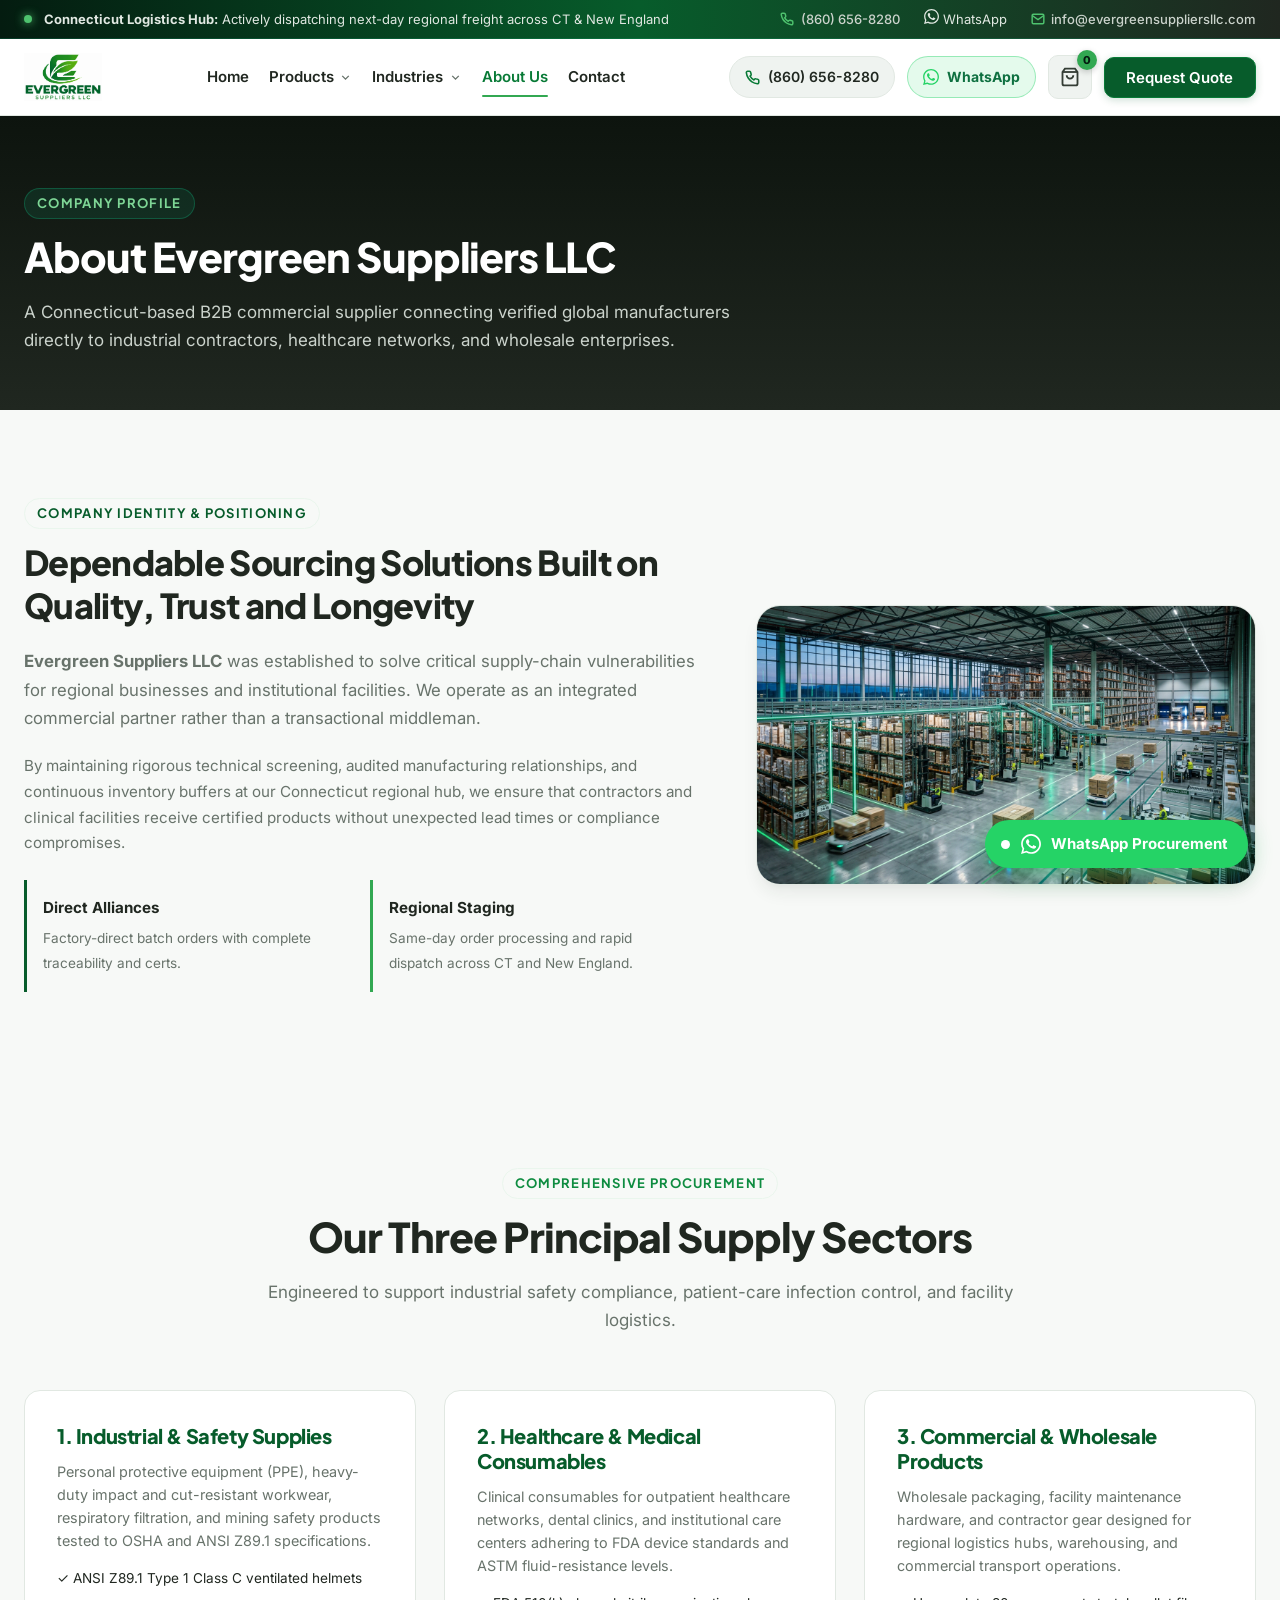
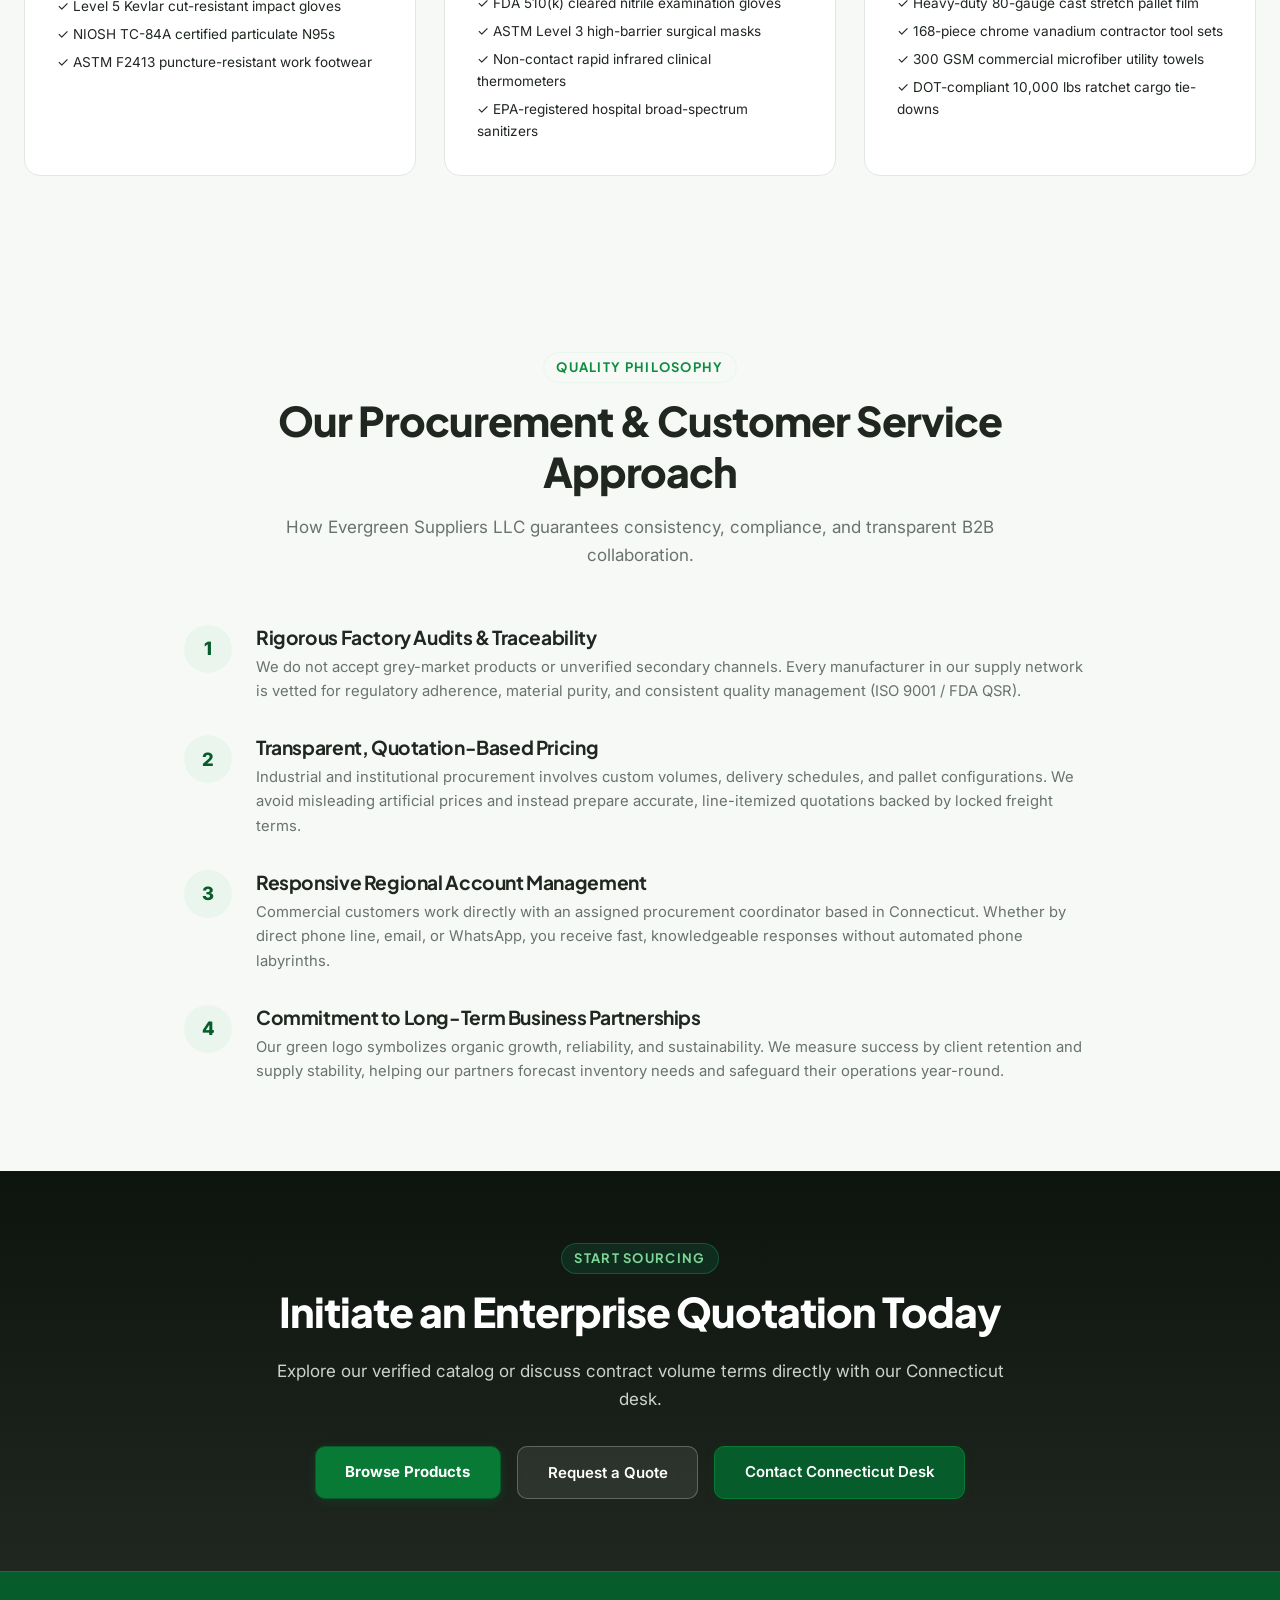
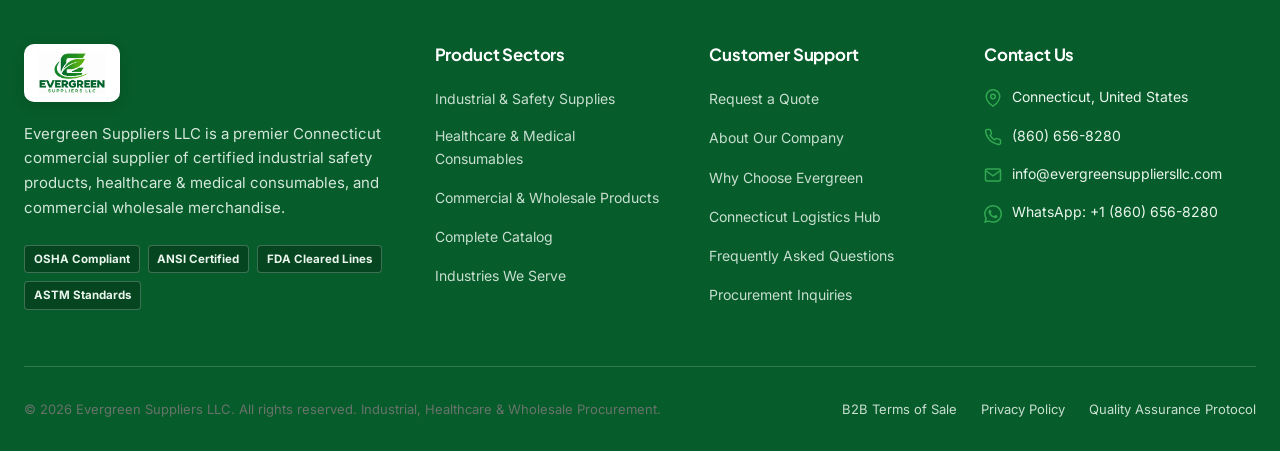
<file: about.html>
<!DOCTYPE html>
<html lang="en">
<head>
  <meta charset="UTF-8">
  <meta name="viewport" content="width=device-width, initial-scale=1.0">
  <title>About Us | Evergreen Suppliers LLC - Industrial, Medical & Wholesale Sourcing</title>
  
  <meta name="description" content="Learn about Evergreen Suppliers LLC, a trusted Connecticut B2B distributor delivering certified industrial safety gear, clinic-grade medical consumables, and commercial wholesale supplies.">
  <meta name="keywords" content="About Evergreen Suppliers LLC, Connecticut B2B distributor, industrial safety supplier, medical consumables distributor, commercial wholesale procurement">
  <meta name="robots" content="index, follow">
  
  <link rel="stylesheet" href="css/styles.css">
  <link rel="icon" type="image/png" href="assets/images/logo-cropped.png">
</head>
<body>

  <!-- Top Announcement Bar -->
  <aside class="announcement-bar" aria-label="Announcement">
    <div class="container">
      <div class="announcement-left">
        <span class="status-dot"></span>
        <span><strong>Connecticut Logistics Hub:</strong> Actively dispatching next-day regional freight across CT & New England</span>
      </div>
      <div class="announcement-right">
        <a href="tel:8606568280" class="announcement-contact-link">
          <svg viewBox="0 0 24 24" fill="none" stroke="currentColor" stroke-width="2.5"><path d="M22 16.92v3a2 2 0 0 1-2.18 2 19.79 19.79 0 0 1-8.63-3.07 19.5 19.5 0 0 1-6-6 19.79 19.79 0 0 1-3.07-8.67A2 2 0 0 1 4.11 2h3a2 2 0 0 1 2 1.72 12.84 12.84 0 0 0 .7 2.81 2 2 0 0 1-.45 2.11L8.09 9.91a16 16 0 0 0 6 6l1.27-1.27a2 2 0 0 1 2.11-.45 12.84 12.84 0 0 0 2.81.7A2 2 0 0 1 22 16.92z"/></svg>
          (860) 656-8280
        </a>
        <a href="https://wa.me/18606568280?text=Hello%20Evergreen%20Suppliers%20LLC%2C%20I%20would%20like%20to%20learn%20more%20about%20your%20company%20and%20procurement%20services." target="_blank" rel="noopener noreferrer" class="announcement-whatsapp-link" title="Chat on WhatsApp">
          <svg width="15" height="15" viewBox="0 0 24 24" fill="currentColor"><path d="M.057 24l1.687-6.163c-1.041-1.804-1.588-3.849-1.587-5.946.003-6.556 5.338-11.891 11.893-11.891 3.181.001 6.167 1.24 8.413 3.488 2.245 2.248 3.481 5.236 3.48 8.414-.003 6.557-5.338 11.892-11.893 11.892-1.99-.001-3.951-.5-5.688-1.448l-6.305 1.654zm6.597-3.807c1.676.995 3.276 1.591 5.392 1.592 5.448 0 9.886-4.434 9.889-9.885.002-5.462-4.415-9.89-9.881-9.892-5.452 0-9.887 4.434-9.889 9.884-.001 2.225.651 3.891 1.746 5.634l-.999 3.648 3.742-.981zm11.387-5.464c-.074-.124-.272-.198-.57-.347-.297-.149-1.758-.868-2.031-.967-.272-.099-.47-.149-.669.149-.198.297-.768.967-.941 1.165-.173.198-.347.223-.644.074-.297-.149-1.255-.462-2.39-1.475-.883-.788-1.48-1.761-1.653-2.059-.173-.297-.018-.458.13-.606.134-.133.297-.347.446-.521.151-.172.2-.296.3-.495.099-.198.05-.372-.025-.521-.075-.148-.669-1.611-.916-2.206-.242-.579-.487-.501-.669-.51l-.57-.01c-.198 0-.52.074-.792.372s-1.04 1.016-1.04 2.479 1.065 2.876 1.213 3.074c.149.198 2.095 3.2 5.076 4.487.709.306 1.263.489 1.694.626.712.226 1.36.194 1.872.118.571-.085 1.758-.719 2.006-1.413.248-.695.248-1.29.173-1.414z"/></svg>
          WhatsApp
        </a>
        <a href="mailto:info@evergreensuppliersllc.com" class="announcement-contact-link">
          <svg viewBox="0 0 24 24" fill="none" stroke="currentColor" stroke-width="2.5"><path d="M4 4h16c1.1 0 2 .9 2 2v12c0 1.1-.9 2-2 2H4c-1.1 0-2-.9-2-2V6c0-1.1.9-2 2-2z"/><polyline points="22,6 12,13 2,6"/></svg>
          info@evergreensuppliersllc.com
        </a>
      </div>
    </div>
  </aside>

  <!-- Header -->
  <header class="main-header" id="mainHeader">
    <div class="container header-container">
      <a href="index.html" class="brand-logo" aria-label="Evergreen Suppliers LLC Home">
        <img src="assets/images/logo-cropped.png" alt="Evergreen Suppliers LLC Logo" class="brand-logo-img">
      </a>

      <nav aria-label="Primary Navigation">
        <ul class="nav-menu" id="navMenu">
          <li><a href="index.html" class="nav-link">Home</a></li>
          
          <li class="nav-item-dropdown">
            <a href="catalog.html" class="nav-link">
              Products
              <svg class="dropdown-arrow" viewBox="0 0 24 24" fill="none" stroke="currentColor" stroke-width="2.5"><polyline points="6 9 12 15 18 9"/></svg>
            </a>
            <div class="nav-dropdown-menu">
              <a href="catalog.html" class="nav-dropdown-link">
                <span class="nav-dropdown-title">All Products & Catalog</span>
                <span class="nav-dropdown-desc">Complete multi-sector inventory list</span>
              </a>
              <a href="catalog.html#industrial" class="nav-dropdown-link">
                <span class="nav-dropdown-title">Industrial & Safety Supplies</span>
                <span class="nav-dropdown-desc">ANSI helmets, Kevlar gloves, N95s, work boots</span>
              </a>
              <a href="catalog.html#medical" class="nav-dropdown-link">
                <span class="nav-dropdown-title">Healthcare & Medical Consumables</span>
                <span class="nav-dropdown-desc">Nitrile exam gloves, surgical masks, diagnostics</span>
              </a>
              <a href="catalog.html#wholesale" class="nav-dropdown-link">
                <span class="nav-dropdown-title">Commercial & Wholesale Products</span>
                <span class="nav-dropdown-desc">Stretch film, contractor tooling, logistics gear</span>
              </a>
            </div>
          </li>

          <li class="nav-item-dropdown">
            <a href="sectors.html" class="nav-link">
              Industries
              <svg class="dropdown-arrow" viewBox="0 0 24 24" fill="none" stroke="currentColor" stroke-width="2.5"><polyline points="6 9 12 15 18 9"/></svg>
            </a>
            <div class="nav-dropdown-menu">
              <a href="sectors.html#industrial" class="nav-dropdown-link">
                <span class="nav-dropdown-title">Industrial & Safety</span>
                <span class="nav-dropdown-desc">Workplace protection, manufacturing, mining</span>
              </a>
              <a href="sectors.html#medical" class="nav-dropdown-link">
                <span class="nav-dropdown-title">Healthcare & Medical</span>
                <span class="nav-dropdown-desc">Hospitals, outpatient clinics, care facilities</span>
              </a>
              <a href="sectors.html#wholesale" class="nav-dropdown-link">
                <span class="nav-dropdown-title">Commercial & Wholesale</span>
                <span class="nav-dropdown-desc">Logistics hubs, packaging, commercial hardware</span>
              </a>
            </div>
          </li>

          <li><a href="about.html" class="nav-link active">About Us</a></li>
          <li><a href="contact.html" class="nav-link">Contact</a></li>
        </ul>
      </nav>

      <div class="header-actions">
        <a href="tel:8606568280" class="btn-phone-quick">
          <svg width="15" height="15" viewBox="0 0 24 24" fill="none" stroke="currentColor" stroke-width="2.5"><path d="M22 16.92v3a2 2 0 0 1-2.18 2 19.79 19.79 0 0 1-8.63-3.07 19.5 19.5 0 0 1-6-6 19.79 19.79 0 0 1-3.07-8.67A2 2 0 0 1 4.11 2h3a2 2 0 0 1 2 1.72 12.84 12.84 0 0 0 .7 2.81 2 2 0 0 1-.45 2.11L8.09 9.91a16 16 0 0 0 6 6l1.27-1.27a2 2 0 0 1 2.11-.45 12.84 12.84 0 0 0 2.81.7A2 2 0 0 1 22 16.92z"/></svg>
          <span>(860) 656-8280</span>
        </a>

        <a href="https://wa.me/18606568280?text=Hello%20Evergreen%20Suppliers%20LLC%2C%20I%20would%20like%20to%20request%20a%20quote%20for%20supplies." target="_blank" rel="noopener noreferrer" class="btn-whatsapp-quick" title="WhatsApp Chat">
          <svg width="16" height="16" viewBox="0 0 24 24" fill="currentColor"><path d="M.057 24l1.687-6.163c-1.041-1.804-1.588-3.849-1.587-5.946.003-6.556 5.338-11.891 11.893-11.891 3.181.001 6.167 1.24 8.413 3.488 2.245 2.248 3.481 5.236 3.48 8.414-.003 6.557-5.338 11.892-11.893 11.892-1.99-.001-3.951-.5-5.688-1.448l-6.305 1.654zm6.597-3.807c1.676.995 3.276 1.591 5.392 1.592 5.448 0 9.886-4.434 9.889-9.885.002-5.462-4.415-9.89-9.881-9.892-5.452 0-9.887 4.434-9.889 9.884-.001 2.225.651 3.891 1.746 5.634l-.999 3.648 3.742-.981zm11.387-5.464c-.074-.124-.272-.198-.57-.347-.297-.149-1.758-.868-2.031-.967-.272-.099-.47-.149-.669.149-.198.297-.768.967-.941 1.165-.173.198-.347.223-.644.074-.297-.149-1.255-.462-2.39-1.475-.883-.788-1.48-1.761-1.653-2.059-.173-.297-.018-.458.13-.606.134-.133.297-.347.446-.521.151-.172.2-.296.3-.495.099-.198.05-.372-.025-.521-.075-.148-.669-1.611-.916-2.206-.242-.579-.487-.501-.669-.51l-.57-.01c-.198 0-.52.074-.792.372s-1.04 1.016-1.04 2.479 1.065 2.876 1.213 3.074c.149.198 2.095 3.2 5.076 4.487.709.306 1.263.489 1.694.626.712.226 1.36.194 1.872.118.571-.085 1.758-.719 2.006-1.413.248-.695.248-1.29.173-1.414z"/></svg>
          <span>WhatsApp</span>
        </a>

        <button class="btn-quote-cart open-rfq-drawer" aria-label="View RFQ Basket">
          <svg width="20" height="20" viewBox="0 0 24 24" fill="none" stroke="currentColor" stroke-width="2.2"><path d="M6 2L3 6v14a2 2 0 0 0 2 2h14a2 2 0 0 0 2-2V6l-3-4z"/><line x1="3" y1="6" x2="21" y2="6"/><path d="M16 10a4 4 0 0 1-8 0"/></svg>
          <span class="quote-count-badge">0</span>
        </button>

        <button class="btn-primary open-rfq-drawer">
          Request Quote
        </button>

        <button class="hamburger-btn" id="hamburgerBtn" aria-label="Toggle Navigation Menu">
          <svg width="24" height="24" viewBox="0 0 24 24" fill="none" stroke="currentColor" stroke-width="2"><line x1="3" y1="12" x2="21" y2="12"></line><line x1="3" y1="6" x2="21" y2="6"></line><line x1="3" y1="18" x2="21" y2="18"></line></svg>
        </button>
      </div>
    </div>
  </header>

  <!-- Banner -->
  <section class="section-dark" style="padding: 4.5rem 0 3.5rem;">
    <div class="container">
      <span class="section-eyebrow">Company Profile</span>
      <h1 class="section-title" style="margin-bottom: 1rem;">About Evergreen Suppliers LLC</h1>
      <p class="section-subtitle" style="max-width: 760px;">
        A Connecticut-based B2B commercial supplier connecting verified global manufacturers directly to industrial contractors, healthcare networks, and wholesale enterprises.
      </p>
    </div>
  </section>

  <!-- Section: Introduction & Business Focus -->
  <section class="section">
    <div class="container" style="display: grid; grid-template-columns: 1.15fr 0.85fr; gap: 3.5rem; align-items: center;">
      <div>
        <span class="section-eyebrow" style="color: var(--forest-green);">Company Identity & Positioning</span>
        <h2 style="font-size: 2.15rem; font-weight: 800; color: var(--primary-text); margin-bottom: 1.25rem; line-height: 1.25;">
          Dependable Sourcing Solutions Built on Quality, Trust and Longevity
        </h2>
        <p style="color: var(--secondary-text); font-size: 1.05rem; line-height: 1.7; margin-bottom: 1.25rem;">
          <strong>Evergreen Suppliers LLC</strong> was established to solve critical supply-chain vulnerabilities for regional businesses and institutional facilities. We operate as an integrated commercial partner rather than a transactional middleman.
        </p>
        <p style="color: var(--secondary-text); font-size: 0.95rem; line-height: 1.7; margin-bottom: 1.5rem;">
          By maintaining rigorous technical screening, audited manufacturing relationships, and continuous inventory buffers at our Connecticut regional hub, we ensure that contractors and clinical facilities receive certified products without unexpected lead times or compliance compromises.
        </p>

        <div style="display: grid; grid-template-columns: 1fr 1fr; gap: 1rem; margin-top: 1.5rem;">
          <div style="background: var(--soft-bg); border-left: 3px solid var(--forest-green); padding: 1rem;">
            <strong style="color: var(--primary-text); display: block; font-size: 0.95rem; margin-bottom: 0.25rem;">Direct Alliances</strong>
            <span style="font-size: 0.85rem; color: var(--secondary-text);">Factory-direct batch orders with complete traceability and certs.</span>
          </div>
          <div style="background: var(--soft-bg); border-left: 3px solid var(--bright-leaf-green); padding: 1rem;">
            <strong style="color: var(--primary-text); display: block; font-size: 0.95rem; margin-bottom: 0.25rem;">Regional Staging</strong>
            <span style="font-size: 0.85rem; color: var(--secondary-text);">Same-day order processing and rapid dispatch across CT and New England.</span>
          </div>
        </div>
      </div>

      <div style="border-radius: var(--radius-xl); overflow: hidden; border: 1px solid var(--border-color); box-shadow: var(--shadow-lg);">
        <img src="assets/images/hero-warehouse.jpg" alt="Evergreen Suppliers Connecticut Warehouse & Fulfillment Hub" style="width: 100%; height: 100%; object-fit: cover;">
      </div>
    </div>
  </section>

  <!-- Section: Three Core Sectors -->
  <section class="section" style="background: var(--soft-bg);">
    <div class="container">
      <div class="section-header">
        <span class="section-eyebrow">Comprehensive Procurement</span>
        <h2 class="section-title">Our Three Principal Supply Sectors</h2>
        <p class="section-subtitle">
          Engineered to support industrial safety compliance, patient-care infection control, and facility logistics.
        </p>
      </div>

      <div style="display: grid; grid-template-columns: repeat(auto-fit, minmax(320px, 1fr)); gap: 1.75rem;">
        <!-- Sector 1 -->
        <div style="background: var(--white); border-radius: var(--radius-lg); border: 1px solid var(--border-color); padding: 2rem;">
          <h3 style="font-size: 1.25rem; font-weight: 800; color: var(--forest-green); margin-bottom: 0.75rem;">1. Industrial & Safety Supplies</h3>
          <p style="font-size: 0.9rem; color: var(--secondary-text); line-height: 1.6; margin-bottom: 1rem;">
            Personal protective equipment (PPE), heavy-duty impact and cut-resistant workwear, respiratory filtration, and mining safety products tested to OSHA and ANSI Z89.1 specifications.
          </p>
          <ul style="list-style: none; padding-left: 0; font-size: 0.85rem; color: var(--primary-text); display: flex; flex-direction: column; gap: 0.4rem;">
            <li>&#10003; ANSI Z89.1 Type 1 Class C ventilated helmets</li>
            <li>&#10003; Level 5 Kevlar cut-resistant impact gloves</li>
            <li>&#10003; NIOSH TC-84A certified particulate N95s</li>
            <li>&#10003; ASTM F2413 puncture-resistant work footwear</li>
          </ul>
        </div>

        <!-- Sector 2 -->
        <div style="background: var(--white); border-radius: var(--radius-lg); border: 1px solid var(--border-color); padding: 2rem;">
          <h3 style="font-size: 1.25rem; font-weight: 800; color: var(--forest-green); margin-bottom: 0.75rem;">2. Healthcare & Medical Consumables</h3>
          <p style="font-size: 0.9rem; color: var(--secondary-text); line-height: 1.6; margin-bottom: 1rem;">
            Clinical consumables for outpatient healthcare networks, dental clinics, and institutional care centers adhering to FDA device standards and ASTM fluid-resistance levels.
          </p>
          <ul style="list-style: none; padding-left: 0; font-size: 0.85rem; color: var(--primary-text); display: flex; flex-direction: column; gap: 0.4rem;">
            <li>&#10003; FDA 510(k) cleared nitrile examination gloves</li>
            <li>&#10003; ASTM Level 3 high-barrier surgical masks</li>
            <li>&#10003; Non-contact rapid infrared clinical thermometers</li>
            <li>&#10003; EPA-registered hospital broad-spectrum sanitizers</li>
          </ul>
        </div>

        <!-- Sector 3 -->
        <div style="background: var(--white); border-radius: var(--radius-lg); border: 1px solid var(--border-color); padding: 2rem;">
          <h3 style="font-size: 1.25rem; font-weight: 800; color: var(--forest-green); margin-bottom: 0.75rem;">3. Commercial & Wholesale Products</h3>
          <p style="font-size: 0.9rem; color: var(--secondary-text); line-height: 1.6; margin-bottom: 1rem;">
            Wholesale packaging, facility maintenance hardware, and contractor gear designed for regional logistics hubs, warehousing, and commercial transport operations.
          </p>
          <ul style="list-style: none; padding-left: 0; font-size: 0.85rem; color: var(--primary-text); display: flex; flex-direction: column; gap: 0.4rem;">
            <li>&#10003; Heavy-duty 80-gauge cast stretch pallet film</li>
            <li>&#10003; 168-piece chrome vanadium contractor tool sets</li>
            <li>&#10003; 300 GSM commercial microfiber utility towels</li>
            <li>&#10003; DOT-compliant 10,000 lbs ratchet cargo tie-downs</li>
          </ul>
        </div>
      </div>
    </div>
  </section>

  <!-- Section: Procurement Approach & Customer Service Philosophy -->
  <section class="section">
    <div class="container" style="max-width: 960px;">
      <div class="section-header">
        <span class="section-eyebrow">Quality Philosophy</span>
        <h2 class="section-title">Our Procurement & Customer Service Approach</h2>
        <p class="section-subtitle">
          How Evergreen Suppliers LLC guarantees consistency, compliance, and transparent B2B collaboration.
        </p>
      </div>

      <div style="display: flex; flex-direction: column; gap: 2rem;">
        <div style="display: flex; gap: 1.5rem; align-items: flex-start;">
          <div style="width: 48px; height: 48px; border-radius: 50%; background: var(--pale-green); color: var(--forest-green); display: flex; align-items: center; justify-content: center; flex-shrink: 0; font-weight: 800; font-size: 1.15rem;">1</div>
          <div>
            <h4 style="font-size: 1.2rem; font-weight: 700; color: var(--primary-text); margin-bottom: 0.35rem;">Rigorous Factory Audits & Traceability</h4>
            <p style="color: var(--secondary-text); font-size: 0.925rem; line-height: 1.65;">
              We do not accept grey-market products or unverified secondary channels. Every manufacturer in our supply network is vetted for regulatory adherence, material purity, and consistent quality management (ISO 9001 / FDA QSR).
            </p>
          </div>
        </div>

        <div style="display: flex; gap: 1.5rem; align-items: flex-start;">
          <div style="width: 48px; height: 48px; border-radius: 50%; background: var(--pale-green); color: var(--forest-green); display: flex; align-items: center; justify-content: center; flex-shrink: 0; font-weight: 800; font-size: 1.15rem;">2</div>
          <div>
            <h4 style="font-size: 1.2rem; font-weight: 700; color: var(--primary-text); margin-bottom: 0.35rem;">Transparent, Quotation-Based Pricing</h4>
            <p style="color: var(--secondary-text); font-size: 0.925rem; line-height: 1.65;">
              Industrial and institutional procurement involves custom volumes, delivery schedules, and pallet configurations. We avoid misleading artificial prices and instead prepare accurate, line-itemized quotations backed by locked freight terms.
            </p>
          </div>
        </div>

        <div style="display: flex; gap: 1.5rem; align-items: flex-start;">
          <div style="width: 48px; height: 48px; border-radius: 50%; background: var(--pale-green); color: var(--forest-green); display: flex; align-items: center; justify-content: center; flex-shrink: 0; font-weight: 800; font-size: 1.15rem;">3</div>
          <div>
            <h4 style="font-size: 1.2rem; font-weight: 700; color: var(--primary-text); margin-bottom: 0.35rem;">Responsive Regional Account Management</h4>
            <p style="color: var(--secondary-text); font-size: 0.925rem; line-height: 1.65;">
              Commercial customers work directly with an assigned procurement coordinator based in Connecticut. Whether by direct phone line, email, or WhatsApp, you receive fast, knowledgeable responses without automated phone labyrinths.
            </p>
          </div>
        </div>

        <div style="display: flex; gap: 1.5rem; align-items: flex-start;">
          <div style="width: 48px; height: 48px; border-radius: 50%; background: var(--pale-green); color: var(--forest-green); display: flex; align-items: center; justify-content: center; flex-shrink: 0; font-weight: 800; font-size: 1.15rem;">4</div>
          <div>
            <h4 style="font-size: 1.2rem; font-weight: 700; color: var(--primary-text); margin-bottom: 0.35rem;">Commitment to Long-Term Business Partnerships</h4>
            <p style="color: var(--secondary-text); font-size: 0.925rem; line-height: 1.65;">
              Our green logo symbolizes organic growth, reliability, and sustainability. We measure success by client retention and supply stability, helping our partners forecast inventory needs and safeguard their operations year-round.
            </p>
          </div>
        </div>
      </div>
    </div>
  </section>

  <!-- CTA Banner -->
  <section class="section-dark" style="padding: 4.5rem 0; text-align: center;">
    <div class="container" style="max-width: 820px;">
      <span class="section-eyebrow">Start Sourcing</span>
      <h2 class="section-title" style="margin-bottom: 1.25rem;">Initiate an Enterprise Quotation Today</h2>
      <p class="section-subtitle" style="margin-bottom: 2rem;">
        Explore our verified catalog or discuss contract volume terms directly with our Connecticut desk.
      </p>
      <div style="display: flex; gap: 1rem; justify-content: center; flex-wrap: wrap;">
        <a href="catalog.html" class="btn-accent" style="padding: 0.85rem 1.85rem;">Browse Products</a>
        <button class="btn-outline-white open-rfq-drawer" style="padding: 0.85rem 1.85rem;">Request a Quote</button>
        <a href="contact.html" class="btn-primary" style="padding: 0.85rem 1.85rem;">Contact Connecticut Desk</a>
      </div>
    </div>
  </section>

  <!-- Footer -->
  <footer class="main-footer">
    <div class="container">
      <div class="footer-top">
        <div class="footer-brand-wrap">
          <div class="footer-logo-badge">
            <img src="assets/images/logo-cropped.png" alt="Evergreen Suppliers LLC">
          </div>
          <p class="footer-about-text">
            Evergreen Suppliers LLC is a premier Connecticut commercial supplier of certified industrial safety products, healthcare & medical consumables, and commercial wholesale merchandise.
          </p>
          <div class="footer-cert-badges">
            <span class="footer-cert-badge">OSHA Compliant</span>
            <span class="footer-cert-badge">ANSI Certified</span>
            <span class="footer-cert-badge">FDA Cleared Lines</span>
            <span class="footer-cert-badge">ASTM Standards</span>
          </div>
        </div>

        <div>
          <h4 class="footer-col-title">Product Sectors</h4>
          <ul class="footer-links-list">
            <li><a href="catalog.html#industrial" class="footer-link">Industrial & Safety Supplies</a></li>
            <li><a href="catalog.html#medical" class="footer-link">Healthcare & Medical Consumables</a></li>
            <li><a href="catalog.html#wholesale" class="footer-link">Commercial & Wholesale Products</a></li>
            <li><a href="catalog.html" class="footer-link">Complete Catalog</a></li>
            <li><a href="sectors.html" class="footer-link">Industries We Serve</a></li>
          </ul>
        </div>

        <div>
          <h4 class="footer-col-title">Customer Support</h4>
          <ul class="footer-links-list">
            <li><a href="javascript:void(0)" class="footer-link open-rfq-drawer">Request a Quote</a></li>
            <li><a href="about.html" class="footer-link">About Our Company</a></li>
            <li><a href="why-choose-us.html" class="footer-link">Why Choose Evergreen</a></li>
            <li><a href="logistics.html" class="footer-link">Connecticut Logistics Hub</a></li>
            <li><a href="faq.html" class="footer-link">Frequently Asked Questions</a></li>
            <li><a href="contact.html" class="footer-link">Procurement Inquiries</a></li>
          </ul>
        </div>

        <div>
          <h4 class="footer-col-title">Contact Us</h4>
          <div class="footer-contact-info">
            <div class="footer-contact-row">
              <svg width="18" height="18" viewBox="0 0 24 24" fill="none" stroke="currentColor" stroke-width="2"><path d="M21 10c0 7-9 13-9 13s-9-6-9-13a9 9 0 0 1 18 0z"/><circle cx="12" cy="10" r="3"/></svg>
              <span>Connecticut, United States</span>
            </div>
            <div class="footer-contact-row">
              <svg width="18" height="18" viewBox="0 0 24 24" fill="none" stroke="currentColor" stroke-width="2"><path d="M22 16.92v3a2 2 0 0 1-2.18 2 19.79 19.79 0 0 1-8.63-3.07 19.5 19.5 0 0 1-6-6 19.79 19.79 0 0 1-3.07-8.67A2 2 0 0 1 4.11 2h3a2 2 0 0 1 2 1.72 12.84 12.84 0 0 0 .7 2.81 2 2 0 0 1-.45 2.11L8.09 9.91a16 16 0 0 0 6 6l1.27-1.27a2 2 0 0 1 2.11-.45 12.84 12.84 0 0 0 2.81.7A2 2 0 0 1 22 16.92z"/></svg>
              <a href="tel:8606568280">(860) 656-8280</a>
            </div>
            <div class="footer-contact-row">
              <svg width="18" height="18" viewBox="0 0 24 24" fill="none" stroke="currentColor" stroke-width="2"><path d="M4 4h16c1.1 0 2 .9 2 2v12c0 1.1-.9 2-2 2H4c-1.1 0-2-.9-2-2V6c0-1.1.9-2 2-2z"/><polyline points="22,6 12,13 2,6"/></svg>
              <a href="mailto:info@evergreensuppliersllc.com">info@evergreensuppliersllc.com</a>
            </div>
            <div class="footer-contact-row">
              <svg width="18" height="18" viewBox="0 0 24 24" fill="currentColor"><path d="M.057 24l1.687-6.163c-1.041-1.804-1.588-3.849-1.587-5.946.003-6.556 5.338-11.891 11.893-11.891 3.181.001 6.167 1.24 8.413 3.488 2.245 2.248 3.481 5.236 3.48 8.414-.003 6.557-5.338 11.892-11.893 11.892-1.99-.001-3.951-.5-5.688-1.448l-6.305 1.654zm6.597-3.807c1.676.995 3.276 1.591 5.392 1.592 5.448 0 9.886-4.434 9.889-9.885.002-5.462-4.415-9.89-9.881-9.892-5.452 0-9.887 4.434-9.889 9.884-.001 2.225.651 3.891 1.746 5.634l-.999 3.648 3.742-.981zm11.387-5.464c-.074-.124-.272-.198-.57-.347-.297-.149-1.758-.868-2.031-.967-.272-.099-.47-.149-.669.149-.198.297-.768.967-.941 1.165-.173.198-.347.223-.644.074-.297-.149-1.255-.462-2.39-1.475-.883-.788-1.48-1.761-1.653-2.059-.173-.297-.018-.458.13-.606.134-.133.297-.347.446-.521.151-.172.2-.296.3-.495.099-.198.05-.372-.025-.521-.075-.148-.669-1.611-.916-2.206-.242-.579-.487-.501-.669-.51l-.57-.01c-.198 0-.52.074-.792.372s-1.04 1.016-1.04 2.479 1.065 2.876 1.213 3.074c.149.198 2.095 3.2 5.076 4.487.709.306 1.263.489 1.694.626.712.226 1.36.194 1.872.118.571-.085 1.758-.719 2.006-1.413.248-.695.248-1.29.173-1.414z"/></svg>
              <a href="https://wa.me/18606568280?text=Hello%20Evergreen%20Suppliers%20LLC%2C%20I%20would%20like%20to%20request%20a%20quote%20for%20supplies." target="_blank" rel="noopener noreferrer">WhatsApp: +1 (860) 656-8280</a>
            </div>
          </div>
        </div>
      </div>

      <div class="footer-bottom">
        <p>&copy; 2026 Evergreen Suppliers LLC. All rights reserved. Industrial, Healthcare & Wholesale Procurement.</p>
        <div class="footer-bottom-links">
          <a href="contact.html">B2B Terms of Sale</a>
          <a href="contact.html">Privacy Policy</a>
          <a href="contact.html">Quality Assurance Protocol</a>
        </div>
      </div>
    </div>
  </footer>

  <!-- Slide-out RFQ Basket Drawer -->
  <div class="rfq-drawer-overlay" id="rfqDrawerOverlay" aria-modal="true" role="dialog">
    <aside class="rfq-drawer" aria-label="RFQ Cart"></aside>
  </div>

  <!-- Toast Notification Feedback -->
  <div class="toast-notification" id="toastNotification" role="alert" aria-live="polite">
    <svg width="20" height="20" viewBox="0 0 24 24" fill="none" stroke="var(--bright-leaf-green)" stroke-width="2.5"><path d="M22 11.08V12a10 10 0 1 1-5.93-9.14"/><polyline points="22 4 12 14.01 9 11.01"/></svg>
    <span id="toastMessage">Item updated in RFQ basket</span>
  </div>

  <script src="js/app.js"></script>
</body>
</html>
</file>
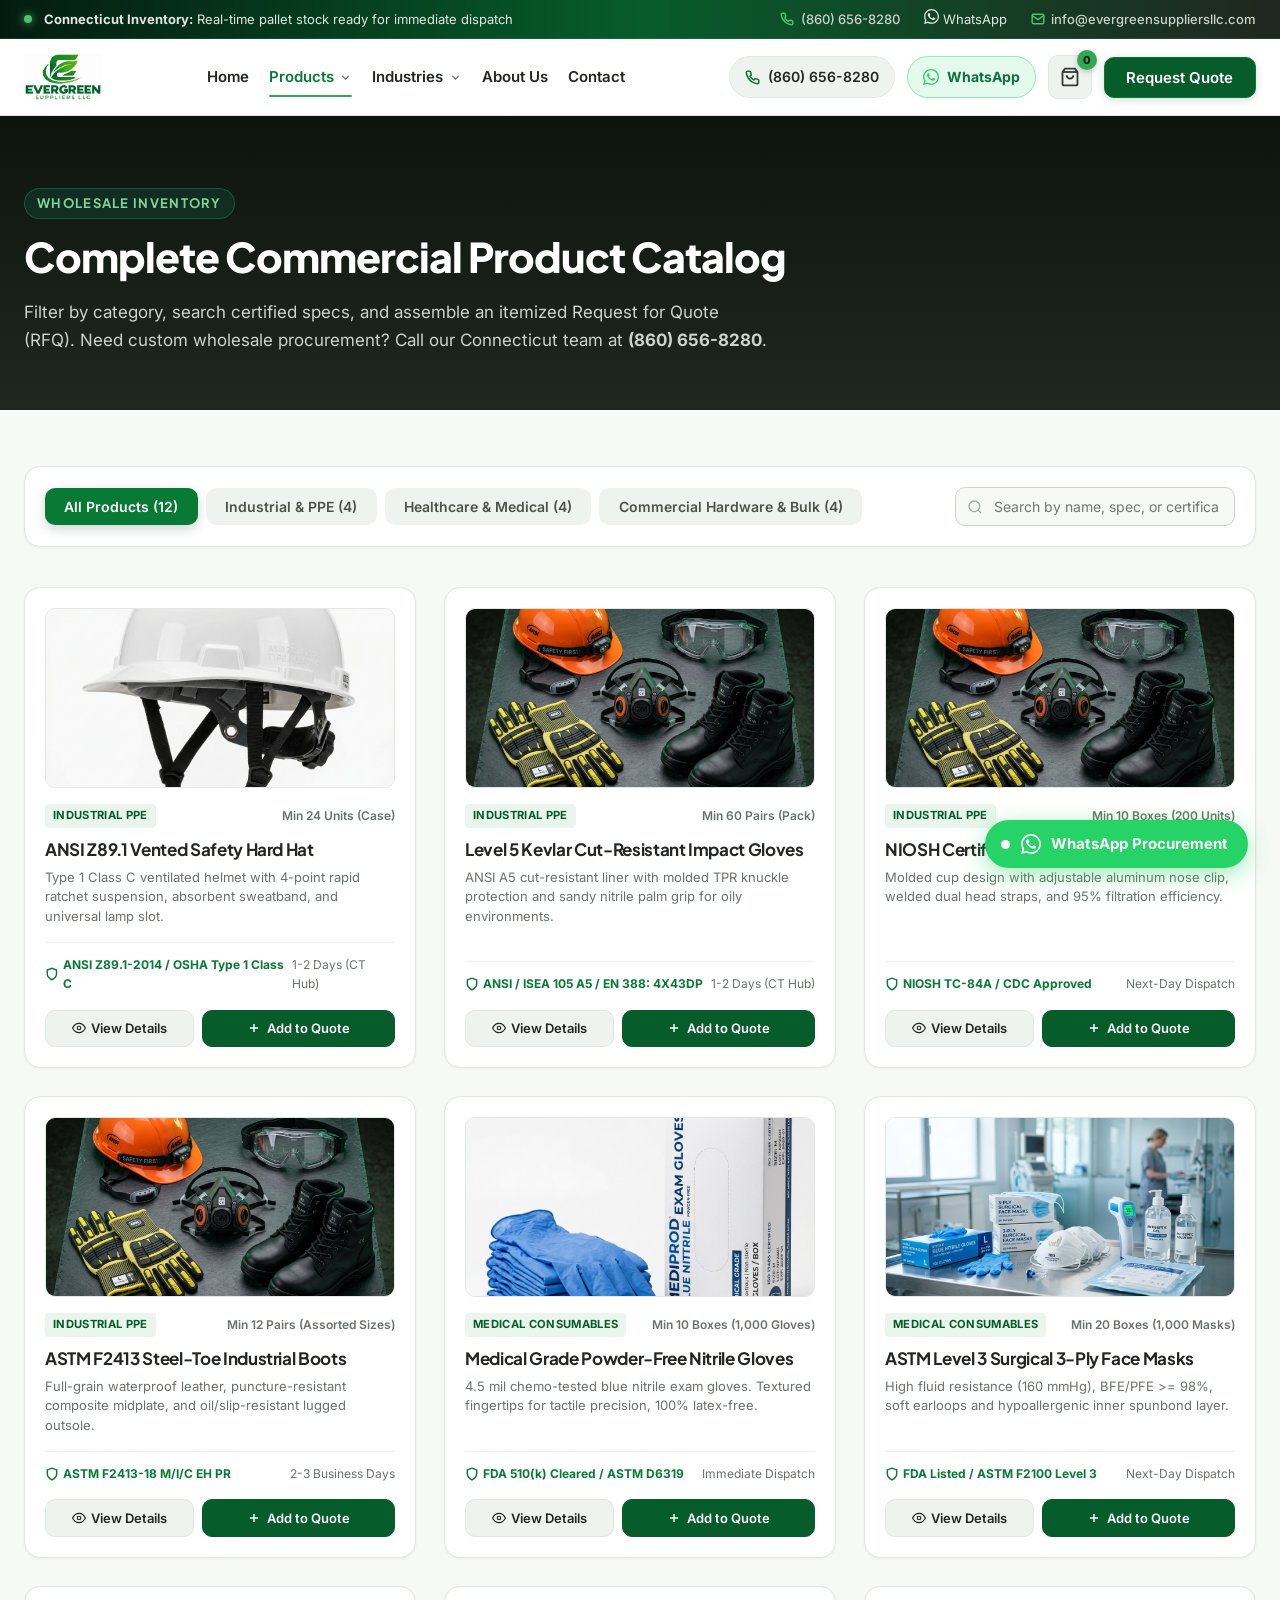
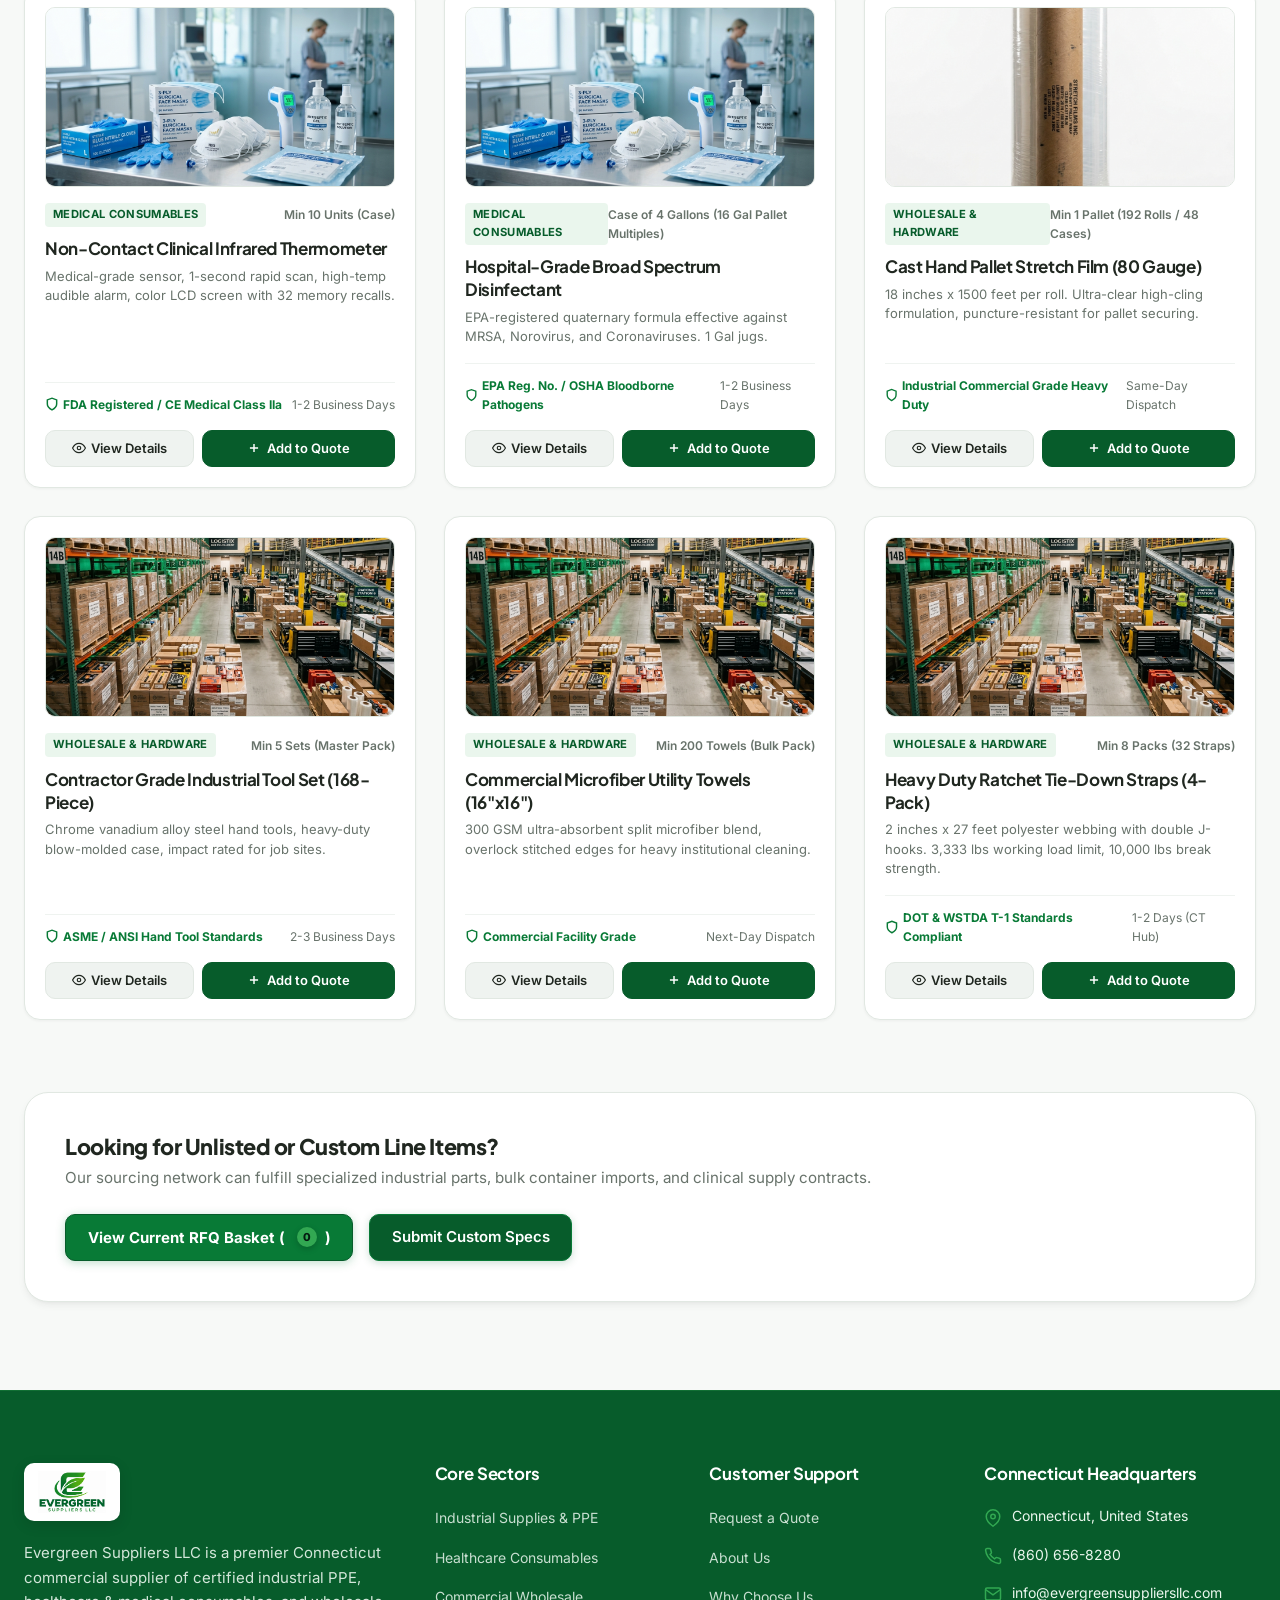
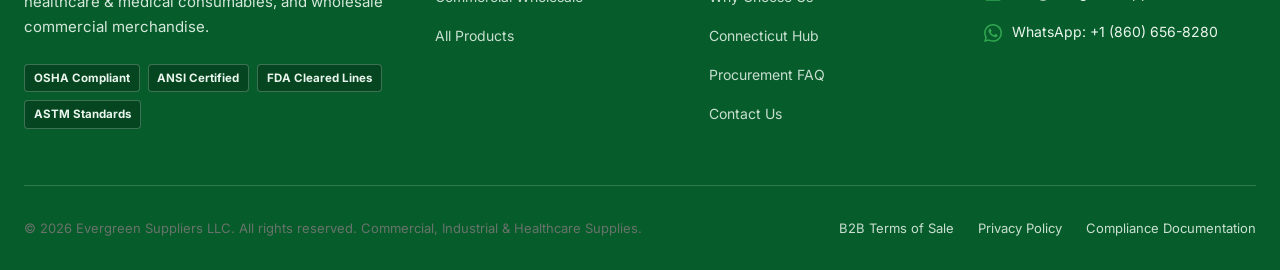
<file: catalog.html>
<!DOCTYPE html>
<html lang="en">
<head>
  <meta charset="UTF-8">
  <meta name="viewport" content="width=device-width, initial-scale=1.0">
  <title>Product Catalog & Inventory | Evergreen Suppliers LLC</title>
  
  <meta name="description" content="Browse Evergreen Suppliers LLC's B2B inventory catalog: certified ANSI hard hats, Kevlar gloves, NIOSH N95s, nitrile exam gloves, surgical masks, and stretch film.">
  <meta name="keywords" content="Evergreen Suppliers catalog, PPE bulk catalog, medical consumables wholesale, commercial hardware Connecticut, B2B order, industrial equipment quotation">
  <meta name="robots" content="index, follow">
  
  <link rel="stylesheet" href="css/styles.css">
  <link rel="icon" type="image/png" href="assets/images/logo-cropped.png">
</head>
<body>

  <!-- Announcement Bar -->
  <aside class="announcement-bar" aria-label="Announcement">
    <div class="container">
      <div class="announcement-left">
        <span class="status-dot"></span>
        <span><strong>Connecticut Inventory:</strong> Real-time pallet stock ready for immediate dispatch</span>
      </div>
      <div class="announcement-right">
        <a href="tel:8606568280" class="announcement-contact-link">
          <svg viewBox="0 0 24 24" fill="none" stroke="currentColor" stroke-width="2.5"><path d="M22 16.92v3a2 2 0 0 1-2.18 2 19.79 19.79 0 0 1-8.63-3.07 19.5 19.5 0 0 1-6-6 19.79 19.79 0 0 1-3.07-8.67A2 2 0 0 1 4.11 2h3a2 2 0 0 1 2 1.72 12.84 12.84 0 0 0 .7 2.81 2 2 0 0 1-.45 2.11L8.09 9.91a16 16 0 0 0 6 6l1.27-1.27a2 2 0 0 1 2.11-.45 12.84 12.84 0 0 0 2.81.7A2 2 0 0 1 22 16.92z"/></svg>
          (860) 656-8280
        </a>
        <a href="https://wa.me/18606568280?text=Hello%20Evergreen%20Suppliers%20LLC%2C%20I%20would%20like%20to%20request%20a%20quote%20from%20the%20catalog." target="_blank" rel="noopener noreferrer" class="announcement-whatsapp-link" title="Chat on WhatsApp">
          <svg width="15" height="15" viewBox="0 0 24 24" fill="currentColor"><path d="M.057 24l1.687-6.163c-1.041-1.804-1.588-3.849-1.587-5.946.003-6.556 5.338-11.891 11.893-11.891 3.181.001 6.167 1.24 8.413 3.488 2.245 2.248 3.481 5.236 3.48 8.414-.003 6.557-5.338 11.892-11.893 11.892-1.99-.001-3.951-.5-5.688-1.448l-6.305 1.654zm6.597-3.807c1.676.995 3.276 1.591 5.392 1.592 5.448 0 9.886-4.434 9.889-9.885.002-5.462-4.415-9.89-9.881-9.892-5.452 0-9.887 4.434-9.889 9.884-.001 2.225.651 3.891 1.746 5.634l-.999 3.648 3.742-.981zm11.387-5.464c-.074-.124-.272-.198-.57-.347-.297-.149-1.758-.868-2.031-.967-.272-.099-.47-.149-.669.149-.198.297-.768.967-.941 1.165-.173.198-.347.223-.644.074-.297-.149-1.255-.462-2.39-1.475-.883-.788-1.48-1.761-1.653-2.059-.173-.297-.018-.458.13-.606.134-.133.297-.347.446-.521.151-.172.2-.296.3-.495.099-.198.05-.372-.025-.521-.075-.148-.669-1.611-.916-2.206-.242-.579-.487-.501-.669-.51l-.57-.01c-.198 0-.52.074-.792.372s-1.04 1.016-1.04 2.479 1.065 2.876 1.213 3.074c.149.198 2.095 3.2 5.076 4.487.709.306 1.263.489 1.694.626.712.226 1.36.194 1.872.118.571-.085 1.758-.719 2.006-1.413.248-.695.248-1.29.173-1.414z"/></svg>
          WhatsApp
        </a>
        <a href="mailto:info@evergreensuppliersllc.com" class="announcement-contact-link">
          <svg viewBox="0 0 24 24" fill="none" stroke="currentColor" stroke-width="2.5"><path d="M4 4h16c1.1 0 2 .9 2 2v12c0 1.1-.9 2-2 2H4c-1.1 0-2-.9-2-2V6c0-1.1.9-2 2-2z"/><polyline points="22,6 12,13 2,6"/></svg>
          info@evergreensuppliersllc.com
        </a>
      </div>
    </div>
  </aside>

  <!-- Header -->
  <header class="main-header" id="mainHeader">
    <div class="container header-container">
      <a href="index.html" class="brand-logo" aria-label="Evergreen Suppliers LLC Home">
        <img src="assets/images/logo-cropped.png" alt="Evergreen Suppliers LLC Logo" class="brand-logo-img">
      </a>

      <nav aria-label="Primary Navigation">
        <ul class="nav-menu" id="navMenu">
          <li><a href="index.html" class="nav-link">Home</a></li>
          
          <li class="nav-item-dropdown">
            <a href="catalog.html" class="nav-link active">
              Products
              <svg class="dropdown-arrow" viewBox="0 0 24 24" fill="none" stroke="currentColor" stroke-width="2.5"><polyline points="6 9 12 15 18 9"/></svg>
            </a>
            <div class="nav-dropdown-menu">
              <a href="catalog.html" class="nav-dropdown-link">
                <span class="nav-dropdown-title">All Products & Catalog</span>
                <span class="nav-dropdown-desc">Complete multi-sector inventory list</span>
              </a>
              <a href="catalog.html#industrial" class="nav-dropdown-link">
                <span class="nav-dropdown-title">Industrial & Safety Supplies</span>
                <span class="nav-dropdown-desc">ANSI helmets, Kevlar gloves, N95s, work boots</span>
              </a>
              <a href="catalog.html#medical" class="nav-dropdown-link">
                <span class="nav-dropdown-title">Healthcare & Medical Consumables</span>
                <span class="nav-dropdown-desc">Nitrile exam gloves, surgical masks, diagnostics</span>
              </a>
              <a href="catalog.html#wholesale" class="nav-dropdown-link">
                <span class="nav-dropdown-title">Commercial & Wholesale Products</span>
                <span class="nav-dropdown-desc">Stretch film, contractor tooling, logistics gear</span>
              </a>
            </div>
          </li>

          <li class="nav-item-dropdown">
            <a href="sectors.html" class="nav-link">
              Industries
              <svg class="dropdown-arrow" viewBox="0 0 24 24" fill="none" stroke="currentColor" stroke-width="2.5"><polyline points="6 9 12 15 18 9"/></svg>
            </a>
            <div class="nav-dropdown-menu">
              <a href="sectors.html#industrial" class="nav-dropdown-link">
                <span class="nav-dropdown-title">Industrial & Safety</span>
                <span class="nav-dropdown-desc">Workplace protection, manufacturing, mining</span>
              </a>
              <a href="sectors.html#medical" class="nav-dropdown-link">
                <span class="nav-dropdown-title">Healthcare & Medical</span>
                <span class="nav-dropdown-desc">Hospitals, outpatient clinics, care facilities</span>
              </a>
              <a href="sectors.html#wholesale" class="nav-dropdown-link">
                <span class="nav-dropdown-title">Commercial & Wholesale</span>
                <span class="nav-dropdown-desc">Logistics hubs, packaging, commercial hardware</span>
              </a>
            </div>
          </li>

          <li><a href="about.html" class="nav-link">About Us</a></li>
          <li><a href="contact.html" class="nav-link">Contact</a></li>
        </ul>
      </nav>

      <div class="header-actions">
        <a href="tel:8606568280" class="btn-phone-quick">
          <svg width="15" height="15" viewBox="0 0 24 24" fill="none" stroke="currentColor" stroke-width="2.5"><path d="M22 16.92v3a2 2 0 0 1-2.18 2 19.79 19.79 0 0 1-8.63-3.07 19.5 19.5 0 0 1-6-6 19.79 19.79 0 0 1-3.07-8.67A2 2 0 0 1 4.11 2h3a2 2 0 0 1 2 1.72 12.84 12.84 0 0 0 .7 2.81 2 2 0 0 1-.45 2.11L8.09 9.91a16 16 0 0 0 6 6l1.27-1.27a2 2 0 0 1 2.11-.45 12.84 12.84 0 0 0 2.81.7A2 2 0 0 1 22 16.92z"/></svg>
          <span>(860) 656-8280</span>
        </a>

        <a href="https://wa.me/18606568280?text=Hello%20Evergreen%20Suppliers%20LLC%2C%20I%20would%20like%20to%20request%20a%20quote%20from%20the%20catalog." target="_blank" rel="noopener noreferrer" class="btn-whatsapp-quick" title="WhatsApp Chat">
          <svg width="16" height="16" viewBox="0 0 24 24" fill="currentColor"><path d="M.057 24l1.687-6.163c-1.041-1.804-1.588-3.849-1.587-5.946.003-6.556 5.338-11.891 11.893-11.891 3.181.001 6.167 1.24 8.413 3.488 2.245 2.248 3.481 5.236 3.48 8.414-.003 6.557-5.338 11.892-11.893 11.892-1.99-.001-3.951-.5-5.688-1.448l-6.305 1.654zm6.597-3.807c1.676.995 3.276 1.591 5.392 1.592 5.448 0 9.886-4.434 9.889-9.885.002-5.462-4.415-9.89-9.881-9.892-5.452 0-9.887 4.434-9.889 9.884-.001 2.225.651 3.891 1.746 5.634l-.999 3.648 3.742-.981zm11.387-5.464c-.074-.124-.272-.198-.57-.347-.297-.149-1.758-.868-2.031-.967-.272-.099-.47-.149-.669.149-.198.297-.768.967-.941 1.165-.173.198-.347.223-.644.074-.297-.149-1.255-.462-2.39-1.475-.883-.788-1.48-1.761-1.653-2.059-.173-.297-.018-.458.13-.606.134-.133.297-.347.446-.521.151-.172.2-.296.3-.495.099-.198.05-.372-.025-.521-.075-.148-.669-1.611-.916-2.206-.242-.579-.487-.501-.669-.51l-.57-.01c-.198 0-.52.074-.792.372s-1.04 1.016-1.04 2.479 1.065 2.876 1.213 3.074c.149.198 2.095 3.2 5.076 4.487.709.306 1.263.489 1.694.626.712.226 1.36.194 1.872.118.571-.085 1.758-.719 2.006-1.413.248-.695.248-1.29.173-1.414z"/></svg>
          <span>WhatsApp</span>
        </a>

        <button class="btn-quote-cart open-rfq-drawer" aria-label="View RFQ Basket">
          <svg width="20" height="20" viewBox="0 0 24 24" fill="none" stroke="currentColor" stroke-width="2.2"><path d="M6 2L3 6v14a2 2 0 0 0 2 2h14a2 2 0 0 0 2-2V6l-3-4z"/><line x1="3" y1="6" x2="21" y2="6"/><path d="M16 10a4 4 0 0 1-8 0"/></svg>
          <span class="quote-count-badge">0</span>
        </button>

        <button class="btn-primary open-rfq-drawer">
          Request Quote
        </button>

        <button class="hamburger-btn" id="hamburgerBtn" aria-label="Toggle Navigation Menu">
          <svg width="24" height="24" viewBox="0 0 24 24" fill="none" stroke="currentColor" stroke-width="2"><line x1="3" y1="12" x2="21" y2="12"></line><line x1="3" y1="6" x2="21" y2="6"></line><line x1="3" y1="18" x2="21" y2="18"></line></svg>
        </button>
      </div>
    </div>
  </header>

  <!-- Banner -->
  <section class="section-dark" style="padding: 4.5rem 0 3.5rem;">
    <div class="container">
      <span class="section-eyebrow">Wholesale Inventory</span>
      <h1 class="section-title" style="margin-bottom: 1rem;">Complete Commercial Product Catalog</h1>
      <p class="section-subtitle" style="max-width: 750px;">
        Filter by category, search certified specs, and assemble an itemized Request for Quote (RFQ). Need custom wholesale procurement? Call our Connecticut team at <strong>(860) 656-8280</strong>.
      </p>
    </div>
  </section>

  <!-- Main Catalog Section -->
  <section class="section" style="padding-top: 3.5rem;">
    <div class="container">
      <!-- Search & Filters -->
      <div class="catalog-controls">
        <div class="catalog-tabs" role="tablist">
          <button class="catalog-tab active" data-sector="all" role="tab" aria-selected="true">All Products (12)</button>
          <button class="catalog-tab" data-sector="industrial" role="tab" aria-selected="false">Industrial & PPE (4)</button>
          <button class="catalog-tab" data-sector="medical" role="tab" aria-selected="false">Healthcare & Medical (4)</button>
          <button class="catalog-tab" data-sector="wholesale" role="tab" aria-selected="false">Commercial Hardware & Bulk (4)</button>
        </div>

        <div class="catalog-search-wrap">
          <svg class="catalog-search-icon" width="16" height="16" viewBox="0 0 24 24" fill="none" stroke="currentColor" stroke-width="2"><circle cx="11" cy="11" r="8"/><line x1="21" y1="21" x2="16.65" y2="16.65"/></svg>
          <input type="text" id="catalogSearch" class="catalog-search-input" placeholder="Search by name, spec, or certification...">
        </div>
      </div>

      <!-- Grid -->
      <div class="catalog-grid" id="catalogGrid">
        <!-- Rendered dynamically via js/app.js -->
      </div>

      <!-- Quick RFQ Basket Callout Banner -->
      <div style="margin-top: 4.5rem; background: var(--white); border-radius: var(--radius-xl); border: 1px solid var(--border-color); padding: 2.5rem; box-shadow: var(--shadow-md); display: flex; align-items: center; justify-content: space-between; flex-wrap: wrap; gap: 1.5rem;">
        <div>
          <h3 style="font-size: 1.35rem; color: var(--primary-text); margin-bottom: 0.35rem; font-weight: 800;">Looking for Unlisted or Custom Line Items?</h3>
          <p style="color: var(--secondary-text); font-size: 0.95rem;">Our sourcing network can fulfill specialized industrial parts, bulk container imports, and clinical supply contracts.</p>
        </div>
        <div style="display: flex; gap: 1rem; flex-wrap: wrap;">
          <button class="btn-accent open-rfq-drawer">
            View Current RFQ Basket (<span class="quote-count-badge" style="position: static; display: inline-flex; margin-left: 0.25rem;">0</span>)
          </button>
          <a href="contact.html" class="btn-primary">Submit Custom Specs</a>
        </div>
      </div>
    </div>
  </section>

  <!-- Footer -->
  <footer class="main-footer">
    <div class="container">
      <div class="footer-top">
        <div class="footer-brand-wrap">
          <div class="footer-logo-badge">
            <img src="assets/images/logo-cropped.png" alt="Evergreen Suppliers LLC">
          </div>
          <p class="footer-about-text">
            Evergreen Suppliers LLC is a premier Connecticut commercial supplier of certified industrial PPE, healthcare & medical consumables, and wholesale commercial merchandise.
          </p>
          <div class="footer-cert-badges">
            <span class="footer-cert-badge">OSHA Compliant</span>
            <span class="footer-cert-badge">ANSI Certified</span>
            <span class="footer-cert-badge">FDA Cleared Lines</span>
            <span class="footer-cert-badge">ASTM Standards</span>
          </div>
        </div>

        <div>
          <h4 class="footer-col-title">Core Sectors</h4>
          <ul class="footer-links-list">
            <li><a href="catalog.html#industrial" class="footer-link">Industrial Supplies & PPE</a></li>
            <li><a href="catalog.html#medical" class="footer-link">Healthcare Consumables</a></li>
            <li><a href="catalog.html#wholesale" class="footer-link">Commercial Wholesale</a></li>
            <li><a href="catalog.html" class="footer-link">All Products</a></li>
          </ul>
        </div>

        <div>
          <h4 class="footer-col-title">Customer Support</h4>
          <ul class="footer-links-list">
            <li><a href="javascript:void(0)" class="footer-link open-rfq-drawer">Request a Quote</a></li>
            <li><a href="about.html" class="footer-link">About Us</a></li>
            <li><a href="why-choose-us.html" class="footer-link">Why Choose Us</a></li>
            <li><a href="logistics.html" class="footer-link">Connecticut Hub</a></li>
            <li><a href="faq.html" class="footer-link">Procurement FAQ</a></li>
            <li><a href="contact.html" class="footer-link">Contact Us</a></li>
          </ul>
        </div>

        <div>
          <h4 class="footer-col-title">Connecticut Headquarters</h4>
          <div class="footer-contact-info">
            <div class="footer-contact-row">
              <svg width="18" height="18" viewBox="0 0 24 24" fill="none" stroke="currentColor" stroke-width="2"><path d="M21 10c0 7-9 13-9 13s-9-6-9-13a9 9 0 0 1 18 0z"/><circle cx="12" cy="10" r="3"/></svg>
              <span>Connecticut, United States</span>
            </div>
            <div class="footer-contact-row">
              <svg width="18" height="18" viewBox="0 0 24 24" fill="none" stroke="currentColor" stroke-width="2"><path d="M22 16.92v3a2 2 0 0 1-2.18 2 19.79 19.79 0 0 1-8.63-3.07 19.5 19.5 0 0 1-6-6 19.79 19.79 0 0 1-3.07-8.67A2 2 0 0 1 4.11 2h3a2 2 0 0 1 2 1.72 12.84 12.84 0 0 0 .7 2.81 2 2 0 0 1-.45 2.11L8.09 9.91a16 16 0 0 0 6 6l1.27-1.27a2 2 0 0 1 2.11-.45 12.84 12.84 0 0 0 2.81.7A2 2 0 0 1 22 16.92z"/></svg>
              <a href="tel:8606568280">(860) 656-8280</a>
            </div>
            <div class="footer-contact-row">
              <svg width="18" height="18" viewBox="0 0 24 24" fill="none" stroke="currentColor" stroke-width="2"><path d="M4 4h16c1.1 0 2 .9 2 2v12c0 1.1-.9 2-2 2H4c-1.1 0-2-.9-2-2V6c0-1.1.9-2 2-2z"/><polyline points="22,6 12,13 2,6"/></svg>
              <a href="mailto:info@evergreensuppliersllc.com">info@evergreensuppliersllc.com</a>
            </div>
            <div class="footer-contact-row">
              <svg width="18" height="18" viewBox="0 0 24 24" fill="currentColor"><path d="M.057 24l1.687-6.163c-1.041-1.804-1.588-3.849-1.587-5.946.003-6.556 5.338-11.891 11.893-11.891 3.181.001 6.167 1.24 8.413 3.488 2.245 2.248 3.481 5.236 3.48 8.414-.003 6.557-5.338 11.892-11.893 11.892-1.99-.001-3.951-.5-5.688-1.448l-6.305 1.654zm6.597-3.807c1.676.995 3.276 1.591 5.392 1.592 5.448 0 9.886-4.434 9.889-9.885.002-5.462-4.415-9.89-9.881-9.892-5.452 0-9.887 4.434-9.889 9.884-.001 2.225.651 3.891 1.746 5.634l-.999 3.648 3.742-.981zm11.387-5.464c-.074-.124-.272-.198-.57-.347-.297-.149-1.758-.868-2.031-.967-.272-.099-.47-.149-.669.149-.198.297-.768.967-.941 1.165-.173.198-.347.223-.644.074-.297-.149-1.255-.462-2.39-1.475-.883-.788-1.48-1.761-1.653-2.059-.173-.297-.018-.458.13-.606.134-.133.297-.347.446-.521.151-.172.2-.296.3-.495.099-.198.05-.372-.025-.521-.075-.148-.669-1.611-.916-2.206-.242-.579-.487-.501-.669-.51l-.57-.01c-.198 0-.52.074-.792.372s-1.04 1.016-1.04 2.479 1.065 2.876 1.213 3.074c.149.198 2.095 3.2 5.076 4.487.709.306 1.263.489 1.694.626.712.226 1.36.194 1.872.118.571-.085 1.758-.719 2.006-1.413.248-.695.248-1.29.173-1.414z"/></svg>
              <a href="https://wa.me/18606568280?text=Hello%20Evergreen%20Suppliers%20LLC%2C%20I%20would%20like%20to%20request%20a%20quote%20from%20the%20catalog." target="_blank" rel="noopener noreferrer">WhatsApp: +1 (860) 656-8280</a>
            </div>
          </div>
        </div>
      </div>

      <div class="footer-bottom">
        <p>&copy; 2026 Evergreen Suppliers LLC. All rights reserved. Commercial, Industrial & Healthcare Supplies.</p>
        <div class="footer-bottom-links">
          <a href="contact.html">B2B Terms of Sale</a>
          <a href="contact.html">Privacy Policy</a>
          <a href="contact.html">Compliance Documentation</a>
        </div>
      </div>
    </div>
  </footer>

  <!-- Slide-out RFQ Basket Drawer -->
  <div class="rfq-drawer-overlay" id="rfqDrawerOverlay" aria-modal="true" role="dialog">
    <aside class="rfq-drawer" aria-label="RFQ Cart"></aside>
  </div>

  <!-- Toast Notification Feedback -->
  <div class="toast-notification" id="toastNotification" role="alert" aria-live="polite">
    <svg width="20" height="20" viewBox="0 0 24 24" fill="none" stroke="var(--bright-leaf-green)" stroke-width="2.5"><path d="M22 11.08V12a10 10 0 1 1-5.93-9.14"/><polyline points="22 4 12 14.01 9 11.01"/></svg>
    <span id="toastMessage">Item added to RFQ basket</span>
  </div>

  <script src="js/app.js"></script>
</body>
</html>
</file>
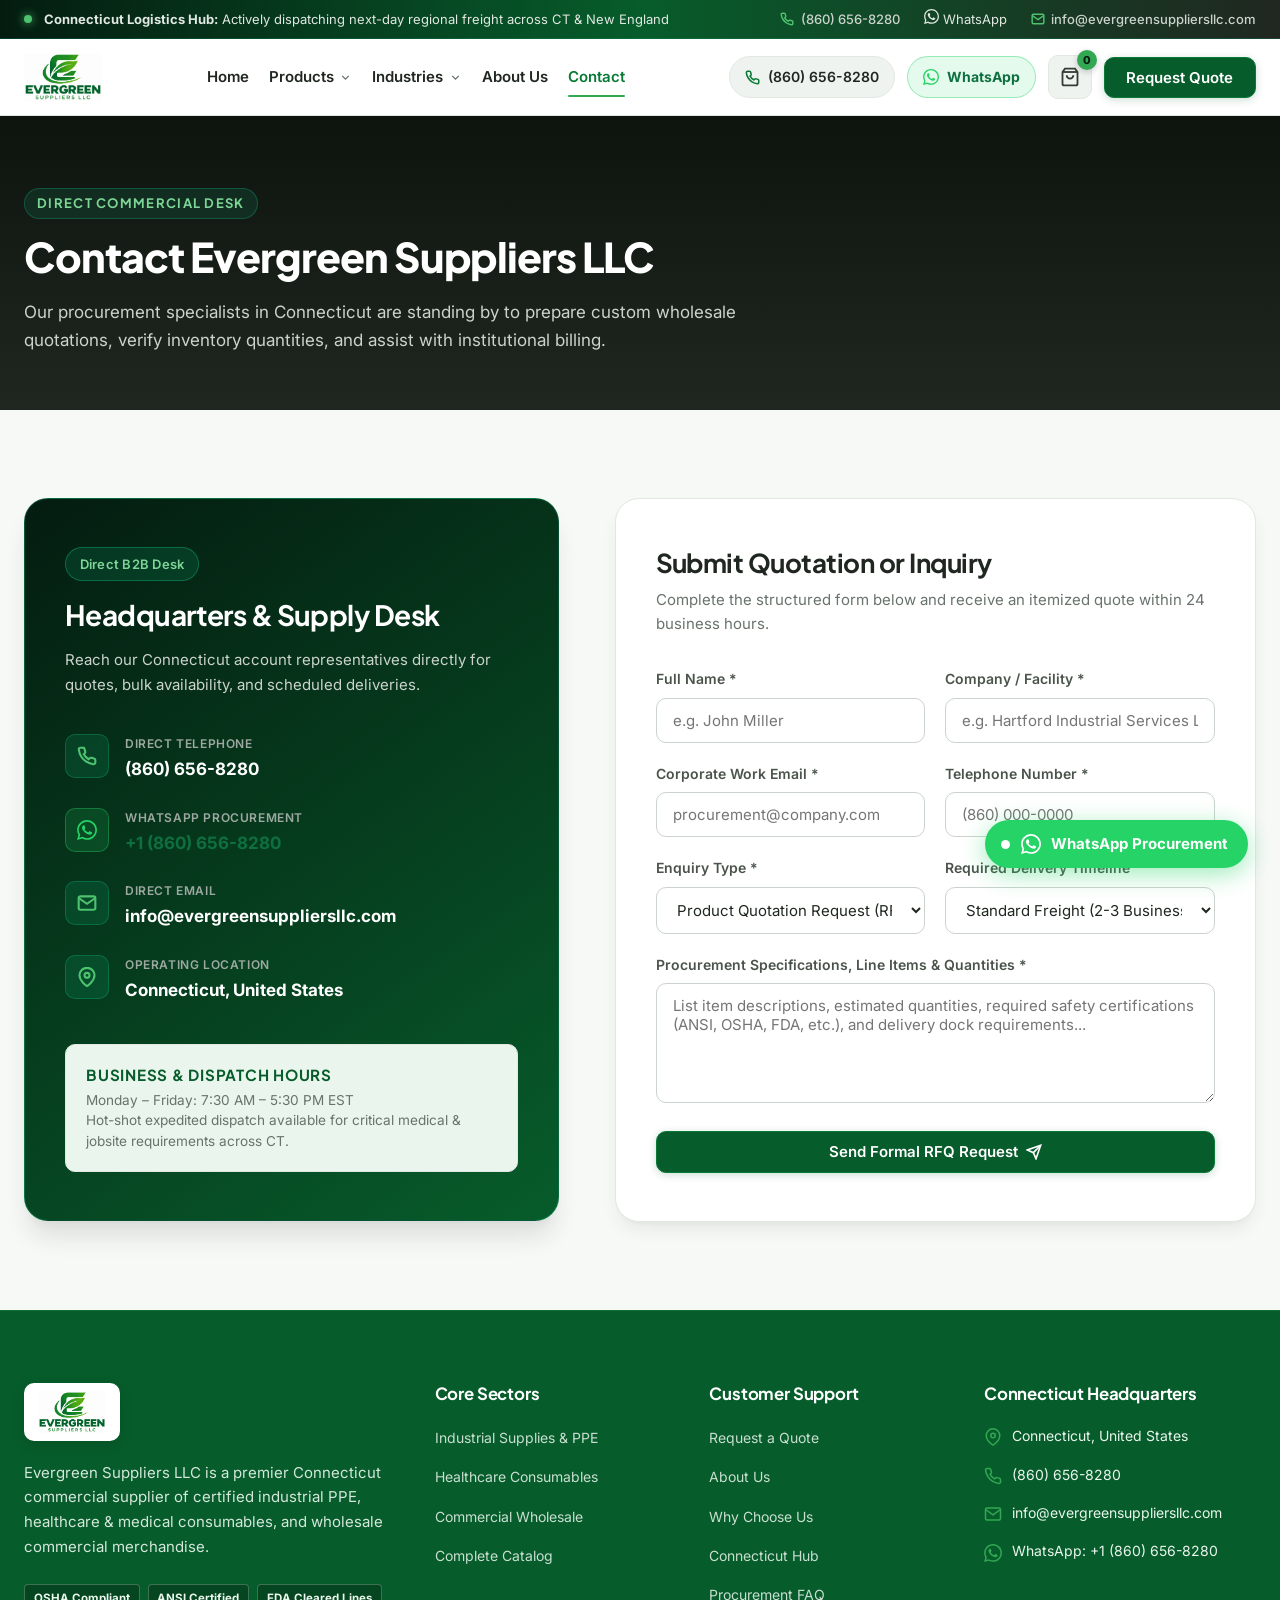
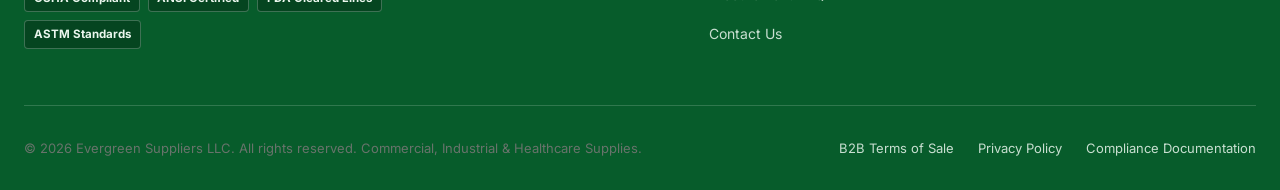
<file: contact.html>
<!DOCTYPE html>
<html lang="en">
<head>
  <meta charset="UTF-8">
  <meta name="viewport" content="width=device-width, initial-scale=1.0">
  <title>Contact Us & Request a Quote | Evergreen Suppliers LLC</title>
  
  <meta name="description" content="Contact Evergreen Suppliers LLC in Connecticut. Call (860) 656-8280, chat on WhatsApp, or email info@evergreensuppliersllc.com for bulk quotes on industrial PPE, medical consumables, and wholesale hardware.">
  <meta name="keywords" content="Contact Evergreen Suppliers LLC, request a quote Connecticut, B2B wholesale inquiry, WhatsApp supplier, 8606568280, info@evergreensuppliersllc.com">
  <meta name="robots" content="index, follow">
  
  <link rel="stylesheet" href="css/styles.css">
  <link rel="icon" type="image/png" href="assets/images/logo-cropped.png">
</head>
<body>

  <!-- Announcement Bar -->
  <aside class="announcement-bar" aria-label="Announcement">
    <div class="container">
      <div class="announcement-left">
        <span class="status-dot"></span>
        <span><strong>Connecticut Logistics Hub:</strong> Actively dispatching next-day regional freight across CT & New England</span>
      </div>
      <div class="announcement-right">
        <a href="tel:8606568280" class="announcement-contact-link">
          <svg viewBox="0 0 24 24" fill="none" stroke="currentColor" stroke-width="2.5"><path d="M22 16.92v3a2 2 0 0 1-2.18 2 19.79 19.79 0 0 1-8.63-3.07 19.5 19.5 0 0 1-6-6 19.79 19.79 0 0 1-3.07-8.67A2 2 0 0 1 4.11 2h3a2 2 0 0 1 2 1.72 12.84 12.84 0 0 0 .7 2.81 2 2 0 0 1-.45 2.11L8.09 9.91a16 16 0 0 0 6 6l1.27-1.27a2 2 0 0 1 2.11-.45 12.84 12.84 0 0 0 2.81.7A2 2 0 0 1 22 16.92z"/></svg>
          (860) 656-8280
        </a>
        <a href="https://wa.me/18606568280?text=Hello%20Evergreen%20Suppliers%20LLC%2C%20I%20would%20like%20to%20request%20a%20quote." target="_blank" rel="noopener noreferrer" class="announcement-whatsapp-link" title="Chat on WhatsApp">
          <svg width="15" height="15" viewBox="0 0 24 24" fill="currentColor"><path d="M.057 24l1.687-6.163c-1.041-1.804-1.588-3.849-1.587-5.946.003-6.556 5.338-11.891 11.893-11.891 3.181.001 6.167 1.24 8.413 3.488 2.245 2.248 3.481 5.236 3.48 8.414-.003 6.557-5.338 11.892-11.893 11.892-1.99-.001-3.951-.5-5.688-1.448l-6.305 1.654zm6.597-3.807c1.676.995 3.276 1.591 5.392 1.592 5.448 0 9.886-4.434 9.889-9.885.002-5.462-4.415-9.89-9.881-9.892-5.452 0-9.887 4.434-9.889 9.884-.001 2.225.651 3.891 1.746 5.634l-.999 3.648 3.742-.981zm11.387-5.464c-.074-.124-.272-.198-.57-.347-.297-.149-1.758-.868-2.031-.967-.272-.099-.47-.149-.669.149-.198.297-.768.967-.941 1.165-.173.198-.347.223-.644.074-.297-.149-1.255-.462-2.39-1.475-.883-.788-1.48-1.761-1.653-2.059-.173-.297-.018-.458.13-.606.134-.133.297-.347.446-.521.151-.172.2-.296.3-.495.099-.198.05-.372-.025-.521-.075-.148-.669-1.611-.916-2.206-.242-.579-.487-.501-.669-.51l-.57-.01c-.198 0-.52.074-.792.372s-1.04 1.016-1.04 2.479 1.065 2.876 1.213 3.074c.149.198 2.095 3.2 5.076 4.487.709.306 1.263.489 1.694.626.712.226 1.36.194 1.872.118.571-.085 1.758-.719 2.006-1.413.248-.695.248-1.29.173-1.414z"/></svg>
          WhatsApp
        </a>
        <a href="mailto:info@evergreensuppliersllc.com" class="announcement-contact-link">
          <svg viewBox="0 0 24 24" fill="none" stroke="currentColor" stroke-width="2.5"><path d="M4 4h16c1.1 0 2 .9 2 2v12c0 1.1-.9 2-2 2H4c-1.1 0-2-.9-2-2V6c0-1.1.9-2 2-2z"/><polyline points="22,6 12,13 2,6"/></svg>
          info@evergreensuppliersllc.com
        </a>
      </div>
    </div>
  </aside>

  <!-- Header -->
  <header class="main-header" id="mainHeader">
    <div class="container header-container">
      <a href="index.html" class="brand-logo" aria-label="Evergreen Suppliers LLC Home">
        <img src="assets/images/logo-cropped.png" alt="Evergreen Suppliers LLC Logo" class="brand-logo-img">
      </a>

      <nav aria-label="Primary Navigation">
        <ul class="nav-menu" id="navMenu">
          <li><a href="index.html" class="nav-link">Home</a></li>
          
          <li class="nav-item-dropdown">
            <a href="catalog.html" class="nav-link">
              Products
              <svg class="dropdown-arrow" viewBox="0 0 24 24" fill="none" stroke="currentColor" stroke-width="2.5"><polyline points="6 9 12 15 18 9"/></svg>
            </a>
            <div class="nav-dropdown-menu">
              <a href="catalog.html" class="nav-dropdown-link">
                <span class="nav-dropdown-title">All Products & Catalog</span>
                <span class="nav-dropdown-desc">Complete multi-sector inventory list</span>
              </a>
              <a href="catalog.html#industrial" class="nav-dropdown-link">
                <span class="nav-dropdown-title">Industrial & Safety Supplies</span>
                <span class="nav-dropdown-desc">ANSI helmets, Kevlar gloves, N95s, work boots</span>
              </a>
              <a href="catalog.html#medical" class="nav-dropdown-link">
                <span class="nav-dropdown-title">Healthcare & Medical Consumables</span>
                <span class="nav-dropdown-desc">Nitrile exam gloves, surgical masks, diagnostics</span>
              </a>
              <a href="catalog.html#wholesale" class="nav-dropdown-link">
                <span class="nav-dropdown-title">Commercial & Wholesale Products</span>
                <span class="nav-dropdown-desc">Stretch film, contractor tooling, logistics gear</span>
              </a>
            </div>
          </li>

          <li class="nav-item-dropdown">
            <a href="sectors.html" class="nav-link">
              Industries
              <svg class="dropdown-arrow" viewBox="0 0 24 24" fill="none" stroke="currentColor" stroke-width="2.5"><polyline points="6 9 12 15 18 9"/></svg>
            </a>
            <div class="nav-dropdown-menu">
              <a href="sectors.html#industrial" class="nav-dropdown-link">
                <span class="nav-dropdown-title">Industrial & Safety</span>
                <span class="nav-dropdown-desc">Workplace protection, manufacturing, mining</span>
              </a>
              <a href="sectors.html#medical" class="nav-dropdown-link">
                <span class="nav-dropdown-title">Healthcare & Medical</span>
                <span class="nav-dropdown-desc">Hospitals, outpatient clinics, care facilities</span>
              </a>
              <a href="sectors.html#wholesale" class="nav-dropdown-link">
                <span class="nav-dropdown-title">Commercial & Wholesale</span>
                <span class="nav-dropdown-desc">Logistics hubs, packaging, commercial hardware</span>
              </a>
            </div>
          </li>

          <li><a href="about.html" class="nav-link">About Us</a></li>
          <li><a href="contact.html" class="nav-link active">Contact</a></li>
        </ul>
      </nav>

      <div class="header-actions">
        <a href="tel:8606568280" class="btn-phone-quick">
          <svg width="15" height="15" viewBox="0 0 24 24" fill="none" stroke="currentColor" stroke-width="2.5"><path d="M22 16.92v3a2 2 0 0 1-2.18 2 19.79 19.79 0 0 1-8.63-3.07 19.5 19.5 0 0 1-6-6 19.79 19.79 0 0 1-3.07-8.67A2 2 0 0 1 4.11 2h3a2 2 0 0 1 2 1.72 12.84 12.84 0 0 0 .7 2.81 2 2 0 0 1-.45 2.11L8.09 9.91a16 16 0 0 0 6 6l1.27-1.27a2 2 0 0 1 2.11-.45 12.84 12.84 0 0 0 2.81.7A2 2 0 0 1 22 16.92z"/></svg>
          <span>(860) 656-8280</span>
        </a>

        <a href="https://wa.me/18606568280?text=Hello%20Evergreen%20Suppliers%20LLC%2C%20I%20would%20like%20to%20request%20a%20quote." target="_blank" rel="noopener noreferrer" class="btn-whatsapp-quick" title="WhatsApp Chat">
          <svg width="16" height="16" viewBox="0 0 24 24" fill="currentColor"><path d="M.057 24l1.687-6.163c-1.041-1.804-1.588-3.849-1.587-5.946.003-6.556 5.338-11.891 11.893-11.891 3.181.001 6.167 1.24 8.413 3.488 2.245 2.248 3.481 5.236 3.48 8.414-.003 6.557-5.338 11.892-11.893 11.892-1.99-.001-3.951-.5-5.688-1.448l-6.305 1.654zm6.597-3.807c1.676.995 3.276 1.591 5.392 1.592 5.448 0 9.886-4.434 9.889-9.885.002-5.462-4.415-9.89-9.881-9.892-5.452 0-9.887 4.434-9.889 9.884-.001 2.225.651 3.891 1.746 5.634l-.999 3.648 3.742-.981zm11.387-5.464c-.074-.124-.272-.198-.57-.347-.297-.149-1.758-.868-2.031-.967-.272-.099-.47-.149-.669.149-.198.297-.768.967-.941 1.165-.173.198-.347.223-.644.074-.297-.149-1.255-.462-2.39-1.475-.883-.788-1.48-1.761-1.653-2.059-.173-.297-.018-.458.13-.606.134-.133.297-.347.446-.521.151-.172.2-.296.3-.495.099-.198.05-.372-.025-.521-.075-.148-.669-1.611-.916-2.206-.242-.579-.487-.501-.669-.51l-.57-.01c-.198 0-.52.074-.792.372s-1.04 1.016-1.04 2.479 1.065 2.876 1.213 3.074c.149.198 2.095 3.2 5.076 4.487.709.306 1.263.489 1.694.626.712.226 1.36.194 1.872.118.571-.085 1.758-.719 2.006-1.413.248-.695.248-1.29.173-1.414z"/></svg>
          <span>WhatsApp</span>
        </a>

        <button class="btn-quote-cart open-rfq-drawer" aria-label="View RFQ Basket">
          <svg width="20" height="20" viewBox="0 0 24 24" fill="none" stroke="currentColor" stroke-width="2.2"><path d="M6 2L3 6v14a2 2 0 0 0 2 2h14a2 2 0 0 0 2-2V6l-3-4z"/><line x1="3" y1="6" x2="21" y2="6"/><path d="M16 10a4 4 0 0 1-8 0"/></svg>
          <span class="quote-count-badge">0</span>
        </button>

        <button class="btn-primary open-rfq-drawer">
          Request Quote
        </button>

        <button class="hamburger-btn" id="hamburgerBtn" aria-label="Toggle Navigation Menu">
          <svg width="24" height="24" viewBox="0 0 24 24" fill="none" stroke="currentColor" stroke-width="2"><line x1="3" y1="12" x2="21" y2="12"></line><line x1="3" y1="6" x2="21" y2="6"></line><line x1="3" y1="18" x2="21" y2="18"></line></svg>
        </button>
      </div>
    </div>
  </header>

  <!-- Banner -->
  <section class="section-dark" style="padding: 4.5rem 0 3.5rem;">
    <div class="container">
      <span class="section-eyebrow">Direct Commercial Desk</span>
      <h1 class="section-title" style="margin-bottom: 1rem;">Contact Evergreen Suppliers LLC</h1>
      <p class="section-subtitle" style="max-width: 750px;">
        Our procurement specialists in Connecticut are standing by to prepare custom wholesale quotations, verify inventory quantities, and assist with institutional billing.
      </p>
    </div>
  </section>

  <!-- Contact & RFQ Layout -->
  <section class="section">
    <div class="container contact-grid">
      <!-- Direct Contact Details -->
      <div class="contact-info-panel">
        <span class="hero-pill primary" style="margin-bottom: 1rem;">Direct B2B Desk</span>
        <h2 class="contact-info-title">Headquarters & Supply Desk</h2>
        <p class="contact-info-desc">
          Reach our Connecticut account representatives directly for quotes, bulk availability, and scheduled deliveries.
        </p>

        <div class="contact-direct-list">
          <div class="contact-item">
            <div class="contact-icon-box">
              <svg width="20" height="20" viewBox="0 0 24 24" fill="none" stroke="currentColor" stroke-width="2.5"><path d="M22 16.92v3a2 2 0 0 1-2.18 2 19.79 19.79 0 0 1-8.63-3.07 19.5 19.5 0 0 1-6-6 19.79 19.79 0 0 1-3.07-8.67A2 2 0 0 1 4.11 2h3a2 2 0 0 1 2 1.72 12.84 12.84 0 0 0 .7 2.81 2 2 0 0 1-.45 2.11L8.09 9.91a16 16 0 0 0 6 6l1.27-1.27a2 2 0 0 1 2.11-.45 12.84 12.84 0 0 0 2.81.7A2 2 0 0 1 22 16.92z"/></svg>
            </div>
            <div>
              <div class="contact-item-label">Direct Telephone</div>
              <div class="contact-item-value">
                <a href="tel:8606568280" id="contactPagePhone">(860) 656-8280</a>
              </div>
            </div>
          </div>

          <!-- WhatsApp Direct Channel -->
          <div class="contact-item">
            <div class="contact-icon-box" style="background: rgba(37, 211, 102, 0.15); color: #25D366; border-color: rgba(37, 211, 102, 0.35);">
              <svg width="20" height="20" viewBox="0 0 24 24" fill="currentColor"><path d="M.057 24l1.687-6.163c-1.041-1.804-1.588-3.849-1.587-5.946.003-6.556 5.338-11.891 11.893-11.891 3.181.001 6.167 1.24 8.413 3.488 2.245 2.248 3.481 5.236 3.48 8.414-.003 6.557-5.338 11.892-11.893 11.892-1.99-.001-3.951-.5-5.688-1.448l-6.305 1.654zm6.597-3.807c1.676.995 3.276 1.591 5.392 1.592 5.448 0 9.886-4.434 9.889-9.885.002-5.462-4.415-9.89-9.881-9.892-5.452 0-9.887 4.434-9.889 9.884-.001 2.225.651 3.891 1.746 5.634l-.999 3.648 3.742-.981zm11.387-5.464c-.074-.124-.272-.198-.57-.347-.297-.149-1.758-.868-2.031-.967-.272-.099-.47-.149-.669.149-.198.297-.768.967-.941 1.165-.173.198-.347.223-.644.074-.297-.149-1.255-.462-2.39-1.475-.883-.788-1.48-1.761-1.653-2.059-.173-.297-.018-.458.13-.606.134-.133.297-.347.446-.521.151-.172.2-.296.3-.495.099-.198.05-.372-.025-.521-.075-.148-.669-1.611-.916-2.206-.242-.579-.487-.501-.669-.51l-.57-.01c-.198 0-.52.074-.792.372s-1.04 1.016-1.04 2.479 1.065 2.876 1.213 3.074c.149.198 2.095 3.2 5.076 4.487.709.306 1.263.489 1.694.626.712.226 1.36.194 1.872.118.571-.085 1.758-.719 2.006-1.413.248-.695.248-1.29.173-1.414z"/></svg>
            </div>
            <div>
              <div class="contact-item-label">WhatsApp Procurement</div>
              <div class="contact-item-value">
                <a href="https://wa.me/18606568280?text=Hello%20Evergreen%20Suppliers%20LLC%2C%20I%20would%20like%20to%20request%20a%20quote." target="_blank" rel="noopener noreferrer" style="color: #0e7040; font-weight: 700;">+1 (860) 656-8280</a>
              </div>
            </div>
          </div>

          <div class="contact-item">
            <div class="contact-icon-box">
              <svg width="20" height="20" viewBox="0 0 24 24" fill="none" stroke="currentColor" stroke-width="2.5"><path d="M4 4h16c1.1 0 2 .9 2 2v12c0 1.1-.9 2-2 2H4c-1.1 0-2-.9-2-2V6c0-1.1.9-2 2-2z"/><polyline points="22,6 12,13 2,6"/></svg>
            </div>
            <div>
              <div class="contact-item-label">Direct Email</div>
              <div class="contact-item-value">
                <a href="mailto:info@evergreensuppliersllc.com" id="contactPageEmail">info@evergreensuppliersllc.com</a>
              </div>
            </div>
          </div>

          <div class="contact-item">
            <div class="contact-icon-box">
              <svg width="20" height="20" viewBox="0 0 24 24" fill="none" stroke="currentColor" stroke-width="2.5"><path d="M21 10c0 7-9 13-9 13s-9-6-9-13a9 9 0 0 1 18 0z"/><circle cx="12" cy="10" r="3"/></svg>
            </div>
            <div>
              <div class="contact-item-label">Operating Location</div>
              <div class="contact-item-value">
                Connecticut, United States
              </div>
            </div>
          </div>
        </div>

        <div class="hours-block" style="background: var(--pale-green); border: 1px solid var(--border-color); padding: 1.25rem; border-radius: var(--radius-md);">
          <h5 style="color: var(--forest-green); font-size: 0.95rem; font-weight: 700; margin-bottom: 0.35rem;">Business & Dispatch Hours</h5>
          <p style="font-size: 0.85rem; color: var(--secondary-text); line-height: 1.5; margin: 0;">
            Monday &ndash; Friday: 7:30 AM &ndash; 5:30 PM EST<br>
            Hot-shot expedited dispatch available for critical medical & jobsite requirements across CT.
          </p>
        </div>
      </div>

      <!-- Formal RFQ Form -->
      <div class="contact-form-panel">
        <h3 class="contact-form-title">Submit Quotation or Inquiry</h3>
        <p class="contact-form-desc">Complete the structured form below and receive an itemized quote within 24 business hours.</p>

        <form id="contactForm" novalidate>
          <div class="form-grid-2">
            <div class="form-field">
              <label for="contactName" class="form-label">Full Name *</label>
              <input type="text" id="contactName" class="form-input" placeholder="e.g. John Miller" required>
            </div>

            <div class="form-field">
              <label for="contactCompany" class="form-label">Company / Facility *</label>
              <input type="text" id="contactCompany" class="form-input" placeholder="e.g. Hartford Industrial Services LLC" required>
            </div>
          </div>

          <div class="form-grid-2">
            <div class="form-field">
              <label for="contactEmail" class="form-label">Corporate Work Email *</label>
              <input type="email" id="contactEmail" class="form-input" placeholder="procurement@company.com" required>
            </div>

            <div class="form-field">
              <label for="contactPhone" class="form-label">Telephone Number *</label>
              <input type="tel" id="contactPhone" class="form-input" placeholder="(860) 000-0000" required>
            </div>
          </div>

          <div class="form-grid-2">
            <div class="form-field">
              <label for="contactSector" class="form-label">Enquiry Type *</label>
              <select id="contactSector" class="form-select" required>
                <option value="Product Quotation Request">Product Quotation Request (RFQ)</option>
                <option value="Industrial Supplies & PPE">Industrial Supplies & PPE Bulk Order</option>
                <option value="Healthcare & Medical Consumables">Healthcare & Medical Consumables</option>
                <option value="Commercial & Wholesale Products">Commercial & Wholesale Products</option>
                <option value="Logistics & Scheduled Sourcing">Logistics & Scheduled Sourcing Contract</option>
                <option value="General Commercial Inquiry">General Commercial Inquiry</option>
              </select>
            </div>

            <div class="form-field">
              <label for="contactTimeline" class="form-label">Required Delivery Timeline</label>
              <select id="contactTimeline" class="form-select">
                <option value="Next-Day Dispatch (Connecticut)">Next-Day Dispatch (Connecticut)</option>
                <option value="Standard 2-3 Business Days" selected>Standard Freight (2-3 Business Days)</option>
                <option value="Within 1-2 Weeks">Within 1-2 Weeks</option>
                <option value="Recurring Monthly Supply Agreement">Recurring Monthly Supply Agreement</option>
              </select>
            </div>
          </div>

          <div class="form-field">
            <label for="contactMessage" class="form-label">Procurement Specifications, Line Items & Quantities *</label>
            <textarea id="contactMessage" class="form-textarea" placeholder="List item descriptions, estimated quantities, required safety certifications (ANSI, OSHA, FDA, etc.), and delivery dock requirements..." required></textarea>
          </div>

          <button type="submit" class="btn-primary" id="btnSubmitContactForm" style="width: 100%;">
            Send Formal RFQ Request
            <svg width="16" height="16" viewBox="0 0 24 24" fill="none" stroke="currentColor" stroke-width="2.5"><line x1="22" y1="2" x2="11" y2="13"/><polygon points="22 2 15 22 11 13 2 9 22 2"/></svg>
          </button>
        </form>
      </div>
    </div>
  </section>

  <!-- Footer -->
  <footer class="main-footer">
    <div class="container">
      <div class="footer-top">
        <div class="footer-brand-wrap">
          <div class="footer-logo-badge">
            <img src="assets/images/logo-cropped.png" alt="Evergreen Suppliers LLC">
          </div>
          <p class="footer-about-text">
            Evergreen Suppliers LLC is a premier Connecticut commercial supplier of certified industrial PPE, healthcare & medical consumables, and wholesale commercial merchandise.
          </p>
          <div class="footer-cert-badges">
            <span class="footer-cert-badge">OSHA Compliant</span>
            <span class="footer-cert-badge">ANSI Certified</span>
            <span class="footer-cert-badge">FDA Cleared Lines</span>
            <span class="footer-cert-badge">ASTM Standards</span>
          </div>
        </div>

        <div>
          <h4 class="footer-col-title">Core Sectors</h4>
          <ul class="footer-links-list">
            <li><a href="catalog.html#industrial" class="footer-link">Industrial Supplies & PPE</a></li>
            <li><a href="catalog.html#medical" class="footer-link">Healthcare Consumables</a></li>
            <li><a href="catalog.html#wholesale" class="footer-link">Commercial Wholesale</a></li>
            <li><a href="catalog.html" class="footer-link">Complete Catalog</a></li>
          </ul>
        </div>

        <div>
          <h4 class="footer-col-title">Customer Support</h4>
          <ul class="footer-links-list">
            <li><a href="javascript:void(0)" class="footer-link open-rfq-drawer">Request a Quote</a></li>
            <li><a href="about.html" class="footer-link">About Us</a></li>
            <li><a href="why-choose-us.html" class="footer-link">Why Choose Us</a></li>
            <li><a href="logistics.html" class="footer-link">Connecticut Hub</a></li>
            <li><a href="faq.html" class="footer-link">Procurement FAQ</a></li>
            <li><a href="contact.html" class="footer-link">Contact Us</a></li>
          </ul>
        </div>

        <div>
          <h4 class="footer-col-title">Connecticut Headquarters</h4>
          <div class="footer-contact-info">
            <div class="footer-contact-row">
              <svg width="18" height="18" viewBox="0 0 24 24" fill="none" stroke="currentColor" stroke-width="2"><path d="M21 10c0 7-9 13-9 13s-9-6-9-13a9 9 0 0 1 18 0z"/><circle cx="12" cy="10" r="3"/></svg>
              <span>Connecticut, United States</span>
            </div>
            <div class="footer-contact-row">
              <svg width="18" height="18" viewBox="0 0 24 24" fill="none" stroke="currentColor" stroke-width="2"><path d="M22 16.92v3a2 2 0 0 1-2.18 2 19.79 19.79 0 0 1-8.63-3.07 19.5 19.5 0 0 1-6-6 19.79 19.79 0 0 1-3.07-8.67A2 2 0 0 1 4.11 2h3a2 2 0 0 1 2 1.72 12.84 12.84 0 0 0 .7 2.81 2 2 0 0 1-.45 2.11L8.09 9.91a16 16 0 0 0 6 6l1.27-1.27a2 2 0 0 1 2.11-.45 12.84 12.84 0 0 0 2.81.7A2 2 0 0 1 22 16.92z"/></svg>
              <a href="tel:8606568280">(860) 656-8280</a>
            </div>
            <div class="footer-contact-row">
              <svg width="18" height="18" viewBox="0 0 24 24" fill="none" stroke="currentColor" stroke-width="2"><path d="M4 4h16c1.1 0 2 .9 2 2v12c0 1.1-.9 2-2 2H4c-1.1 0-2-.9-2-2V6c0-1.1.9-2 2-2z"/><polyline points="22,6 12,13 2,6"/></svg>
              <a href="mailto:info@evergreensuppliersllc.com">info@evergreensuppliersllc.com</a>
            </div>
            <div class="footer-contact-row">
              <svg width="18" height="18" viewBox="0 0 24 24" fill="currentColor"><path d="M.057 24l1.687-6.163c-1.041-1.804-1.588-3.849-1.587-5.946.003-6.556 5.338-11.891 11.893-11.891 3.181.001 6.167 1.24 8.413 3.488 2.245 2.248 3.481 5.236 3.48 8.414-.003 6.557-5.338 11.892-11.893 11.892-1.99-.001-3.951-.5-5.688-1.448l-6.305 1.654zm6.597-3.807c1.676.995 3.276 1.591 5.392 1.592 5.448 0 9.886-4.434 9.889-9.885.002-5.462-4.415-9.89-9.881-9.892-5.452 0-9.887 4.434-9.889 9.884-.001 2.225.651 3.891 1.746 5.634l-.999 3.648 3.742-.981zm11.387-5.464c-.074-.124-.272-.198-.57-.347-.297-.149-1.758-.868-2.031-.967-.272-.099-.47-.149-.669.149-.198.297-.768.967-.941 1.165-.173.198-.347.223-.644.074-.297-.149-1.255-.462-2.39-1.475-.883-.788-1.48-1.761-1.653-2.059-.173-.297-.018-.458.13-.606.134-.133.297-.347.446-.521.151-.172.2-.296.3-.495.099-.198.05-.372-.025-.521-.075-.148-.669-1.611-.916-2.206-.242-.579-.487-.501-.669-.51l-.57-.01c-.198 0-.52.074-.792.372s-1.04 1.016-1.04 2.479 1.065 2.876 1.213 3.074c.149.198 2.095 3.2 5.076 4.487.709.306 1.263.489 1.694.626.712.226 1.36.194 1.872.118.571-.085 1.758-.719 2.006-1.413.248-.695.248-1.29.173-1.414z"/></svg>
              <a href="https://wa.me/18606568280?text=Hello%20Evergreen%20Suppliers%20LLC%2C%20I%20would%20like%20to%20request%20a%20quote." target="_blank" rel="noopener noreferrer">WhatsApp: +1 (860) 656-8280</a>
            </div>
          </div>
        </div>
      </div>

      <div class="footer-bottom">
        <p>&copy; 2026 Evergreen Suppliers LLC. All rights reserved. Commercial, Industrial & Healthcare Supplies.</p>
        <div class="footer-bottom-links">
          <a href="contact.html">B2B Terms of Sale</a>
          <a href="contact.html">Privacy Policy</a>
          <a href="contact.html">Compliance Documentation</a>
        </div>
      </div>
    </div>
  </footer>

  <!-- Slide-out RFQ Basket Drawer -->
  <div class="rfq-drawer-overlay" id="rfqDrawerOverlay" aria-modal="true" role="dialog">
    <aside class="rfq-drawer" aria-label="RFQ Cart"></aside>
  </div>

  <!-- Toast Notification Feedback -->
  <div class="toast-notification" id="toastNotification" role="alert" aria-live="polite">
    <svg width="20" height="20" viewBox="0 0 24 24" fill="none" stroke="var(--bright-leaf-green)" stroke-width="2.5"><path d="M22 11.08V12a10 10 0 1 1-5.93-9.14"/><polyline points="22 4 12 14.01 9 11.01"/></svg>
    <span id="toastMessage">Inquiry submitted</span>
  </div>

  <script src="js/app.js"></script>
</body>
</html>
</file>
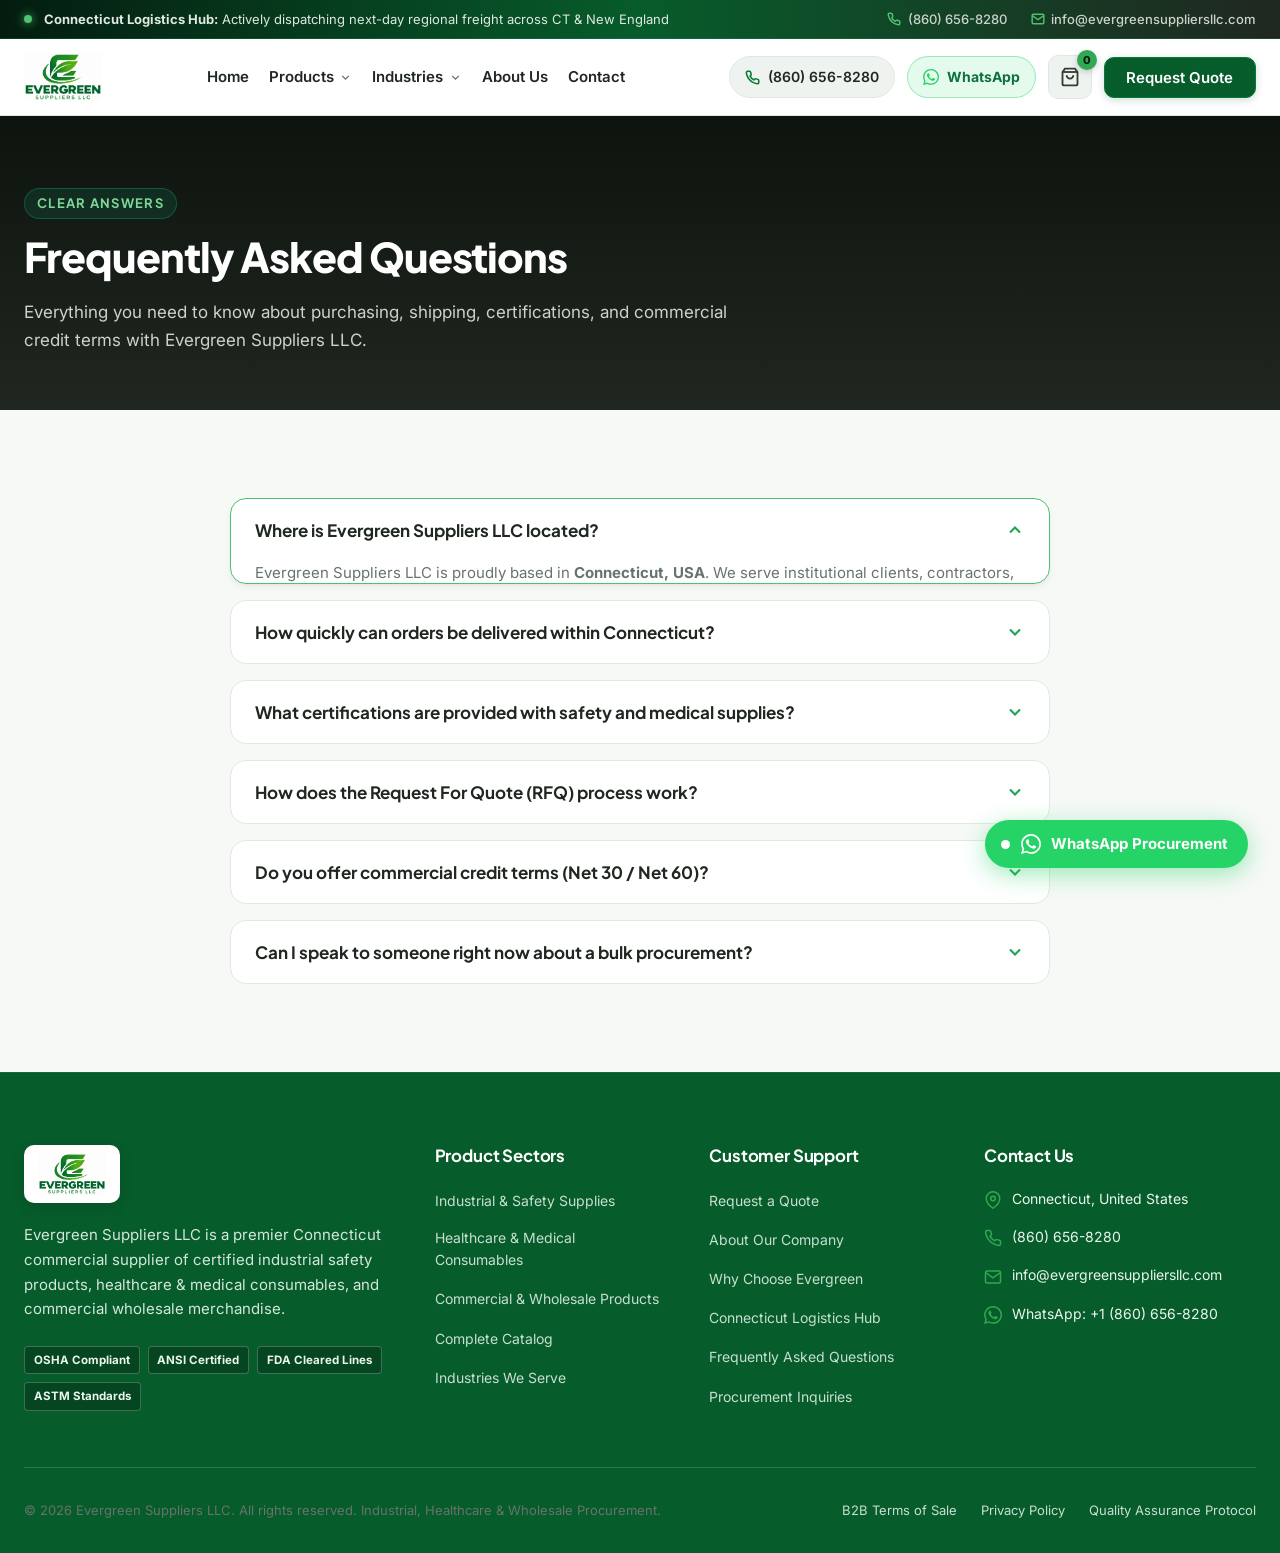
<file: faq.html>
<!DOCTYPE html>
<html lang="en">
<head>
  <meta charset="UTF-8">
  <meta name="viewport" content="width=device-width, initial-scale=1.0">
  <title>Frequently Asked Questions (FAQ) | Evergreen Suppliers LLC</title>
  
  <meta name="description" content="Answers to common questions regarding ordering, shipping timelines in Connecticut, ANSI/FDA certifications, and B2B Net 30 terms with Evergreen Suppliers LLC.">
  <meta name="keywords" content="Evergreen Suppliers FAQ, procurement questions, wholesale PPE FAQ, Net 30 payment terms, Connecticut delivery FAQ">
  <meta name="robots" content="index, follow">
  
  <link rel="stylesheet" href="css/styles.css">
  <link rel="icon" type="image/png" href="assets/images/logo-cropped.png">
</head>
<body>

  <!-- Announcement Bar -->
  <aside class="announcement-bar" aria-label="Announcement">
    <div class="container">
      <div class="announcement-left">
        <span class="status-dot"></span>
        <span><strong>Connecticut Logistics Hub:</strong> Actively dispatching next-day regional freight across CT & New England</span>
      </div>
      <div class="announcement-right">
        <a href="tel:8606568280" class="announcement-contact-link">
          <svg viewBox="0 0 24 24" fill="none" stroke="currentColor" stroke-width="2.5"><path d="M22 16.92v3a2 2 0 0 1-2.18 2 19.79 19.79 0 0 1-8.63-3.07 19.5 19.5 0 0 1-6-6 19.79 19.79 0 0 1-3.07-8.67A2 2 0 0 1 4.11 2h3a2 2 0 0 1 2 1.72 12.84 12.84 0 0 0 .7 2.81 2 2 0 0 1-.45 2.11L8.09 9.91a16 16 0 0 0 6 6l1.27-1.27a2 2 0 0 1 2.11-.45 12.84 12.84 0 0 0 2.81.7A2 2 0 0 1 22 16.92z"/></svg>
          (860) 656-8280
        </a>
        <a href="mailto:info@evergreensuppliersllc.com" class="announcement-contact-link">
          <svg viewBox="0 0 24 24" fill="none" stroke="currentColor" stroke-width="2.5"><path d="M4 4h16c1.1 0 2 .9 2 2v12c0 1.1-.9 2-2 2H4c-1.1 0-2-.9-2-2V6c0-1.1.9-2 2-2z"/><polyline points="22,6 12,13 2,6"/></svg>
          info@evergreensuppliersllc.com
        </a>
      </div>
    </div>
  </aside>

  <!-- Header -->
  <header class="main-header" id="mainHeader">
    <div class="container header-container">
      <a href="index.html" class="brand-logo" aria-label="Evergreen Suppliers LLC Home">
        <img src="assets/images/logo-cropped.png" alt="Evergreen Suppliers LLC Logo" class="brand-logo-img">
      </a>

      <nav aria-label="Primary Navigation">
        <ul class="nav-menu" id="navMenu">
          <li><a href="index.html" class="nav-link">Home</a></li>
          
          <li class="nav-item-dropdown">
            <a href="catalog.html" class="nav-link">
              Products
              <svg class="dropdown-arrow" viewBox="0 0 24 24" fill="none" stroke="currentColor" stroke-width="2.5"><polyline points="6 9 12 15 18 9"/></svg>
            </a>
            <div class="nav-dropdown-menu">
              <a href="catalog.html" class="nav-dropdown-link">
                <span class="nav-dropdown-title">All Products & Catalog</span>
                <span class="nav-dropdown-desc">Complete multi-sector inventory list</span>
              </a>
              <a href="catalog.html#industrial" class="nav-dropdown-link">
                <span class="nav-dropdown-title">Industrial & Safety Supplies</span>
                <span class="nav-dropdown-desc">ANSI helmets, Kevlar gloves, N95s, work boots</span>
              </a>
              <a href="catalog.html#medical" class="nav-dropdown-link">
                <span class="nav-dropdown-title">Healthcare & Medical Consumables</span>
                <span class="nav-dropdown-desc">Nitrile exam gloves, surgical masks, diagnostics</span>
              </a>
              <a href="catalog.html#wholesale" class="nav-dropdown-link">
                <span class="nav-dropdown-title">Commercial & Wholesale Products</span>
                <span class="nav-dropdown-desc">Stretch film, contractor tooling, logistics gear</span>
              </a>
            </div>
          </li>

          <li class="nav-item-dropdown">
            <a href="sectors.html" class="nav-link">
              Industries
              <svg class="dropdown-arrow" viewBox="0 0 24 24" fill="none" stroke="currentColor" stroke-width="2.5"><polyline points="6 9 12 15 18 9"/></svg>
            </a>
            <div class="nav-dropdown-menu">
              <a href="sectors.html#industrial" class="nav-dropdown-link">
                <span class="nav-dropdown-title">Industrial & Safety</span>
                <span class="nav-dropdown-desc">Workplace protection, manufacturing, mining</span>
              </a>
              <a href="sectors.html#medical" class="nav-dropdown-link">
                <span class="nav-dropdown-title">Healthcare & Medical</span>
                <span class="nav-dropdown-desc">Hospitals, outpatient clinics, care facilities</span>
              </a>
              <a href="sectors.html#wholesale" class="nav-dropdown-link">
                <span class="nav-dropdown-title">Commercial & Wholesale</span>
                <span class="nav-dropdown-desc">Logistics hubs, packaging, commercial hardware</span>
              </a>
            </div>
          </li>

          <li><a href="about.html" class="nav-link">About Us</a></li>
          <li><a href="contact.html" class="nav-link">Contact</a></li>
        </ul>
      </nav>

      <div class="header-actions">
        <a href="tel:8606568280" class="btn-phone-quick">
          <svg width="15" height="15" viewBox="0 0 24 24" fill="none" stroke="currentColor" stroke-width="2.5"><path d="M22 16.92v3a2 2 0 0 1-2.18 2 19.79 19.79 0 0 1-8.63-3.07 19.5 19.5 0 0 1-6-6 19.79 19.79 0 0 1-3.07-8.67A2 2 0 0 1 4.11 2h3a2 2 0 0 1 2 1.72 12.84 12.84 0 0 0 .7 2.81 2 2 0 0 1-.45 2.11L8.09 9.91a16 16 0 0 0 6 6l1.27-1.27a2 2 0 0 1 2.11-.45 12.84 12.84 0 0 0 2.81.7A2 2 0 0 1 22 16.92z"/></svg>
          <span>(860) 656-8280</span>
        </a>

        <a href="https://wa.me/18606568280?text=Hello%20Evergreen%20Suppliers%20LLC%2C%20I%20have%20a%20question%20about%20ordering%20and%20supplies." target="_blank" rel="noopener noreferrer" class="btn-whatsapp-quick" title="WhatsApp Chat">
          <svg width="16" height="16" viewBox="0 0 24 24" fill="currentColor"><path d="M.057 24l1.687-6.163c-1.041-1.804-1.588-3.849-1.587-5.946.003-6.556 5.338-11.891 11.893-11.891 3.181.001 6.167 1.24 8.413 3.488 2.245 2.248 3.481 5.236 3.48 8.414-.003 6.557-5.338 11.892-11.893 11.892-1.99-.001-3.951-.5-5.688-1.448l-6.305 1.654zm6.597-3.807c1.676.995 3.276 1.591 5.392 1.592 5.448 0 9.886-4.434 9.889-9.885.002-5.462-4.415-9.89-9.881-9.892-5.452 0-9.887 4.434-9.889 9.884-.001 2.225.651 3.891 1.746 5.634l-.999 3.648 3.742-.981zm11.387-5.464c-.074-.124-.272-.198-.57-.347-.297-.149-1.758-.868-2.031-.967-.272-.099-.47-.149-.669.149-.198.297-.768.967-.941 1.165-.173.198-.347.223-.644.074-.297-.149-1.255-.462-2.39-1.475-.883-.788-1.48-1.761-1.653-2.059-.173-.297-.018-.458.13-.606.134-.133.297-.347.446-.521.151-.172.2-.296.3-.495.099-.198.05-.372-.025-.521-.075-.148-.669-1.611-.916-2.206-.242-.579-.487-.501-.669-.51l-.57-.01c-.198 0-.52.074-.792.372s-1.04 1.016-1.04 2.479 1.065 2.876 1.213 3.074c.149.198 2.095 3.2 5.076 4.487.709.306 1.263.489 1.694.626.712.226 1.36.194 1.872.118.571-.085 1.758-.719 2.006-1.413.248-.695.248-1.29.173-1.414z"/></svg>
          <span>WhatsApp</span>
        </a>

        <button class="btn-quote-cart open-rfq-drawer" aria-label="View RFQ Basket">
          <svg width="20" height="20" viewBox="0 0 24 24" fill="none" stroke="currentColor" stroke-width="2.2"><path d="M6 2L3 6v14a2 2 0 0 0 2 2h14a2 2 0 0 0 2-2V6l-3-4z"/><line x1="3" y1="6" x2="21" y2="6"/><path d="M16 10a4 4 0 0 1-8 0"/></svg>
          <span class="quote-count-badge">0</span>
        </button>

        <button class="btn-primary open-rfq-drawer">
          Request Quote
        </button>

        <button class="hamburger-btn" id="hamburgerBtn" aria-label="Toggle Navigation Menu">
          <svg width="24" height="24" viewBox="0 0 24 24" fill="none" stroke="currentColor" stroke-width="2"><line x1="3" y1="12" x2="21" y2="12"></line><line x1="3" y1="6" x2="21" y2="6"></line><line x1="3" y1="18" x2="21" y2="18"></line></svg>
        </button>
      </div>
    </div>
  </header>

  <!-- Banner -->
  <section class="section-dark" style="padding: 4.5rem 0 3.5rem;">
    <div class="container">
      <span class="section-eyebrow">Clear Answers</span>
      <h1 class="section-title" style="margin-bottom: 1rem;">Frequently Asked Questions</h1>
      <p class="section-subtitle" style="max-width: 750px;">
        Everything you need to know about purchasing, shipping, certifications, and commercial credit terms with Evergreen Suppliers LLC.
      </p>
    </div>
  </section>

  <!-- FAQ Accordion List -->
  <section class="section">
    <div class="container">
      <div class="faq-wrap">
        <div class="faq-item open">
          <button class="faq-question">
            <span>Where is Evergreen Suppliers LLC located?</span>
            <svg width="20" height="20" viewBox="0 0 24 24" fill="none" stroke="currentColor" stroke-width="2.5"><polyline points="6 9 12 15 18 9"/></svg>
          </button>
          <div class="faq-answer">
            <p>
              Evergreen Suppliers LLC is proudly based in <strong>Connecticut, USA</strong>. We serve institutional clients, contractors, healthcare networks, and industrial manufacturing plants across Connecticut, the Tri-State area, and all of New England.
            </p>
          </div>
        </div>

        <div class="faq-item">
          <button class="faq-question">
            <span>How quickly can orders be delivered within Connecticut?</span>
            <svg width="20" height="20" viewBox="0 0 24 24" fill="none" stroke="currentColor" stroke-width="2.5"><polyline points="6 9 12 15 18 9"/></svg>
          </button>
          <div class="faq-answer">
            <p>
              For all in-stock pallet and case quantities, we provide <strong>guaranteed next-day ground delivery</strong> throughout Connecticut, including Hartford, New Haven, Stamford, Waterbury, Bridgeport, and Danbury. Emergency same-day hot-shot delivery is available for urgent hospital or jobsite requirements.
            </p>
          </div>
        </div>

        <div class="faq-item">
          <button class="faq-question">
            <span>What certifications are provided with safety and medical supplies?</span>
            <svg width="20" height="20" viewBox="0 0 24 24" fill="none" stroke="currentColor" stroke-width="2.5"><polyline points="6 9 12 15 18 9"/></svg>
          </button>
          <div class="faq-answer">
            <p>
              Every shipment is backed with complete documentation: ANSI Z89.1, ANSI Z87.1, and OSHA compliance certificates for industrial PPE; and FDA 510(k), ASTM D6319, ASTM F2100, and ISO 13485 test records for medical consumables. Certificates of Conformance (CoC) and lot numbers are provided with every wholesale shipment.
            </p>
          </div>
        </div>

        <div class="faq-item">
          <button class="faq-question">
            <span>How does the Request For Quote (RFQ) process work?</span>
            <svg width="20" height="20" viewBox="0 0 24 24" fill="none" stroke="currentColor" stroke-width="2.5"><polyline points="6 9 12 15 18 9"/></svg>
          </button>
          <div class="faq-answer">
            <p>
              You can assemble an RFQ directly using our online catalog or by submitting our contact form. Our procurement team will review your quantities, verify regional inventory, apply volume discount tiers, and deliver an itemized PDF quote within 24 business hours.
            </p>
          </div>
        </div>

        <div class="faq-item">
          <button class="faq-question">
            <span>Do you offer commercial credit terms (Net 30 / Net 60)?</span>
            <svg width="20" height="20" viewBox="0 0 24 24" fill="none" stroke="currentColor" stroke-width="2.5"><polyline points="6 9 12 15 18 9"/></svg>
          </button>
          <div class="faq-answer">
            <p>
              Yes! Qualified corporate clients, healthcare networks, universities, and government agencies can apply for Net 30 or Net 60 terms. We offer simple one-page credit applications with approvals typically within 48 hours.
            </p>
          </div>
        </div>

        <div class="faq-item">
          <button class="faq-question">
            <span>Can I speak to someone right now about a bulk procurement?</span>
            <svg width="20" height="20" viewBox="0 0 24 24" fill="none" stroke="currentColor" stroke-width="2.5"><polyline points="6 9 12 15 18 9"/></svg>
          </button>
          <div class="faq-answer">
            <p>
              Yes, our supply desk is open Monday through Friday, 7:30 AM to 5:30 PM EST. You can call us directly at <strong>(860) 656-8280</strong> or email <strong>info@evergreensuppliersllc.com</strong>.
            </p>
          </div>
        </div>
      </div>
    </div>
  </section>

  <!-- Footer -->
  <footer class="main-footer">
    <div class="container">
      <div class="footer-top">
        <div class="footer-brand-wrap">
          <div class="footer-logo-badge">
            <img src="assets/images/logo-cropped.png" alt="Evergreen Suppliers LLC">
          </div>
          <p class="footer-about-text">
            Evergreen Suppliers LLC is a premier Connecticut commercial supplier of certified industrial safety products, healthcare & medical consumables, and commercial wholesale merchandise.
          </p>
          <div class="footer-cert-badges">
            <span class="footer-cert-badge">OSHA Compliant</span>
            <span class="footer-cert-badge">ANSI Certified</span>
            <span class="footer-cert-badge">FDA Cleared Lines</span>
            <span class="footer-cert-badge">ASTM Standards</span>
          </div>
        </div>

        <div>
          <h4 class="footer-col-title">Product Sectors</h4>
          <ul class="footer-links-list">
            <li><a href="catalog.html#industrial" class="footer-link">Industrial & Safety Supplies</a></li>
            <li><a href="catalog.html#medical" class="footer-link">Healthcare & Medical Consumables</a></li>
            <li><a href="catalog.html#wholesale" class="footer-link">Commercial & Wholesale Products</a></li>
            <li><a href="catalog.html" class="footer-link">Complete Catalog</a></li>
            <li><a href="sectors.html" class="footer-link">Industries We Serve</a></li>
          </ul>
        </div>

        <div>
          <h4 class="footer-col-title">Customer Support</h4>
          <ul class="footer-links-list">
            <li><a href="javascript:void(0)" class="footer-link open-rfq-drawer">Request a Quote</a></li>
            <li><a href="about.html" class="footer-link">About Our Company</a></li>
            <li><a href="why-choose-us.html" class="footer-link">Why Choose Evergreen</a></li>
            <li><a href="logistics.html" class="footer-link">Connecticut Logistics Hub</a></li>
            <li><a href="faq.html" class="footer-link">Frequently Asked Questions</a></li>
            <li><a href="contact.html" class="footer-link">Procurement Inquiries</a></li>
          </ul>
        </div>

        <div>
          <h4 class="footer-col-title">Contact Us</h4>
          <div class="footer-contact-info">
            <div class="footer-contact-row">
              <svg width="18" height="18" viewBox="0 0 24 24" fill="none" stroke="currentColor" stroke-width="2"><path d="M21 10c0 7-9 13-9 13s-9-6-9-13a9 9 0 0 1 18 0z"/><circle cx="12" cy="10" r="3"/></svg>
              <span>Connecticut, United States</span>
            </div>
            <div class="footer-contact-row">
              <svg width="18" height="18" viewBox="0 0 24 24" fill="none" stroke="currentColor" stroke-width="2"><path d="M22 16.92v3a2 2 0 0 1-2.18 2 19.79 19.79 0 0 1-8.63-3.07 19.5 19.5 0 0 1-6-6 19.79 19.79 0 0 1-3.07-8.67A2 2 0 0 1 4.11 2h3a2 2 0 0 1 2 1.72 12.84 12.84 0 0 0 .7 2.81 2 2 0 0 1-.45 2.11L8.09 9.91a16 16 0 0 0 6 6l1.27-1.27a2 2 0 0 1 2.11-.45 12.84 12.84 0 0 0 2.81.7A2 2 0 0 1 22 16.92z"/></svg>
              <a href="tel:8606568280">(860) 656-8280</a>
            </div>
            <div class="footer-contact-row">
              <svg width="18" height="18" viewBox="0 0 24 24" fill="none" stroke="currentColor" stroke-width="2"><path d="M4 4h16c1.1 0 2 .9 2 2v12c0 1.1-.9 2-2 2H4c-1.1 0-2-.9-2-2V6c0-1.1.9-2 2-2z"/><polyline points="22,6 12,13 2,6"/></svg>
              <a href="mailto:info@evergreensuppliersllc.com">info@evergreensuppliersllc.com</a>
            </div>
            <div class="footer-contact-row">
              <svg width="18" height="18" viewBox="0 0 24 24" fill="currentColor"><path d="M.057 24l1.687-6.163c-1.041-1.804-1.588-3.849-1.587-5.946.003-6.556 5.338-11.891 11.893-11.891 3.181.001 6.167 1.24 8.413 3.488 2.245 2.248 3.481 5.236 3.48 8.414-.003 6.557-5.338 11.892-11.893 11.892-1.99-.001-3.951-.5-5.688-1.448l-6.305 1.654zm6.597-3.807c1.676.995 3.276 1.591 5.392 1.592 5.448 0 9.886-4.434 9.889-9.885.002-5.462-4.415-9.89-9.881-9.892-5.452 0-9.887 4.434-9.889 9.884-.001 2.225.651 3.891 1.746 5.634l-.999 3.648 3.742-.981zm11.387-5.464c-.074-.124-.272-.198-.57-.347-.297-.149-1.758-.868-2.031-.967-.272-.099-.47-.149-.669.149-.198.297-.768.967-.941 1.165-.173.198-.347.223-.644.074-.297-.149-1.255-.462-2.39-1.475-.883-.788-1.48-1.761-1.653-2.059-.173-.297-.018-.458.13-.606.134-.133.297-.347.446-.521.151-.172.2-.296.3-.495.099-.198.05-.372-.025-.521-.075-.148-.669-1.611-.916-2.206-.242-.579-.487-.501-.669-.51l-.57-.01c-.198 0-.52.074-.792.372s-1.04 1.016-1.04 2.479 1.065 2.876 1.213 3.074c.149.198 2.095 3.2 5.076 4.487.709.306 1.263.489 1.694.626.712.226 1.36.194 1.872.118.571-.085 1.758-.719 2.006-1.413.248-.695.248-1.29.173-1.414z"/></svg>
              <a href="https://wa.me/18606568280?text=Hello%20Evergreen%20Suppliers%20LLC%2C%20I%20would%20like%20to%20request%20a%20quote%20for%20supplies." target="_blank" rel="noopener noreferrer">WhatsApp: +1 (860) 656-8280</a>
            </div>
          </div>
        </div>
      </div>

      <div class="footer-bottom">
        <p>&copy; 2026 Evergreen Suppliers LLC. All rights reserved. Industrial, Healthcare & Wholesale Procurement.</p>
        <div class="footer-bottom-links">
          <a href="contact.html">B2B Terms of Sale</a>
          <a href="contact.html">Privacy Policy</a>
          <a href="contact.html">Quality Assurance Protocol</a>
        </div>
      </div>
    </div>
  </footer>

  <!-- Slide-out RFQ Basket Drawer -->
  <div class="rfq-drawer-overlay" id="rfqDrawerOverlay" aria-modal="true" role="dialog">
    <aside class="rfq-drawer" aria-label="RFQ Cart"></aside>
  </div>

  <!-- Toast Notification Feedback -->
  <div class="toast-notification" id="toastNotification" role="alert" aria-live="polite">
    <svg width="20" height="20" viewBox="0 0 24 24" fill="none" stroke="var(--bright-leaf-green)" stroke-width="2.5"><path d="M22 11.08V12a10 10 0 1 1-5.93-9.14"/><polyline points="22 4 12 14.01 9 11.01"/></svg>
    <span id="toastMessage">Item updated in RFQ basket</span>
  </div>

  <script src="js/app.js"></script>
</body>
</html>
</file>
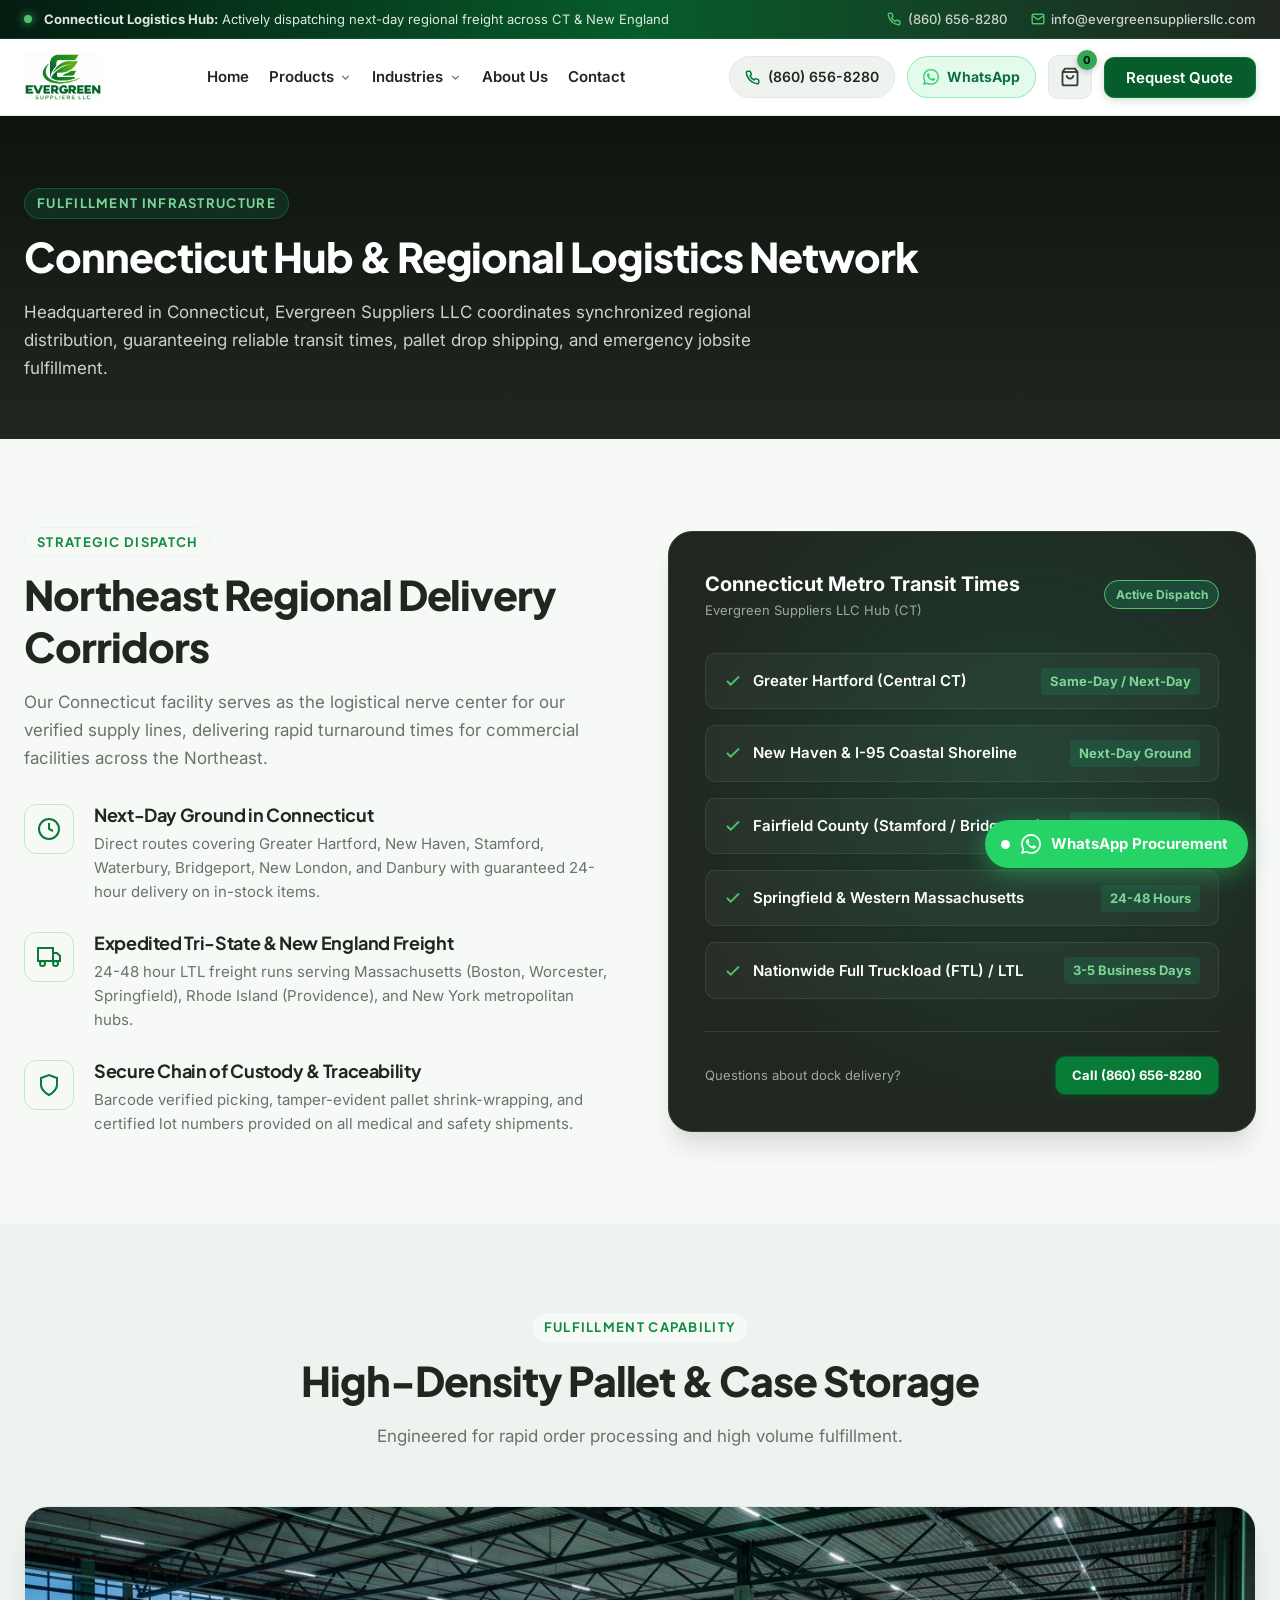
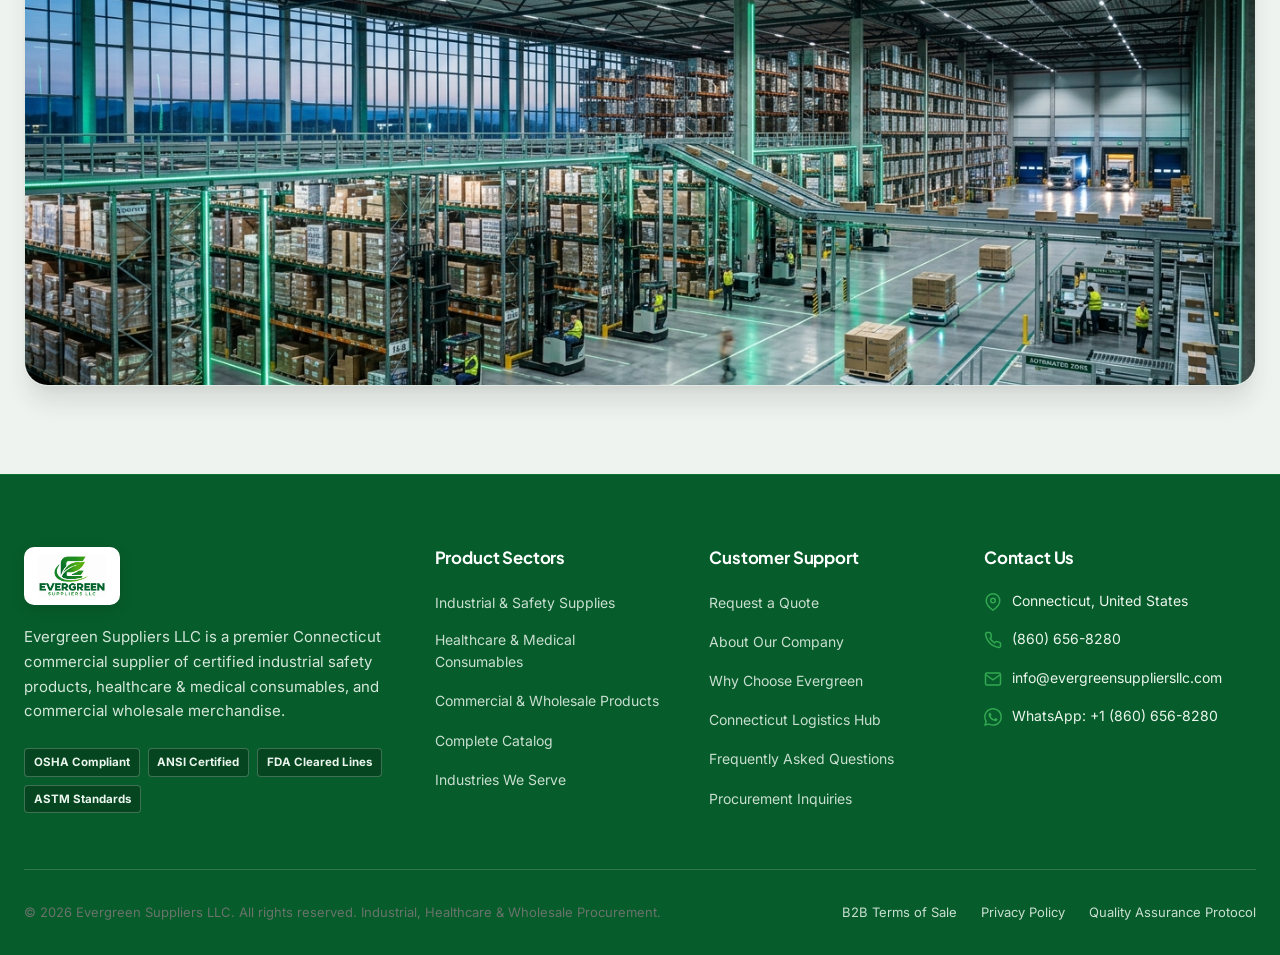
<file: logistics.html>
<!DOCTYPE html>
<html lang="en">
<head>
  <meta charset="UTF-8">
  <meta name="viewport" content="width=device-width, initial-scale=1.0">
  <title>Connecticut Hub & Regional Logistics | Evergreen Suppliers LLC</title>
  
  <meta name="description" content="Evergreen Suppliers LLC's Connecticut distribution network provides next-day delivery across Connecticut and expedited freight shipping throughout New England.">
  <meta name="keywords" content="Connecticut B2B logistics, Hartford regional dispatch, New England freight, commercial supplier delivery, Evergreen Suppliers LLC">
  <meta name="robots" content="index, follow">
  
  <link rel="stylesheet" href="css/styles.css">
  <link rel="icon" type="image/png" href="assets/images/logo-cropped.png">
</head>
<body>

  <!-- Announcement Bar -->
  <aside class="announcement-bar" aria-label="Announcement">
    <div class="container">
      <div class="announcement-left">
        <span class="status-dot"></span>
        <span><strong>Connecticut Logistics Hub:</strong> Actively dispatching next-day regional freight across CT & New England</span>
      </div>
      <div class="announcement-right">
        <a href="tel:8606568280" class="announcement-contact-link">
          <svg viewBox="0 0 24 24" fill="none" stroke="currentColor" stroke-width="2.5"><path d="M22 16.92v3a2 2 0 0 1-2.18 2 19.79 19.79 0 0 1-8.63-3.07 19.5 19.5 0 0 1-6-6 19.79 19.79 0 0 1-3.07-8.67A2 2 0 0 1 4.11 2h3a2 2 0 0 1 2 1.72 12.84 12.84 0 0 0 .7 2.81 2 2 0 0 1-.45 2.11L8.09 9.91a16 16 0 0 0 6 6l1.27-1.27a2 2 0 0 1 2.11-.45 12.84 12.84 0 0 0 2.81.7A2 2 0 0 1 22 16.92z"/></svg>
          (860) 656-8280
        </a>
        <a href="mailto:info@evergreensuppliersllc.com" class="announcement-contact-link">
          <svg viewBox="0 0 24 24" fill="none" stroke="currentColor" stroke-width="2.5"><path d="M4 4h16c1.1 0 2 .9 2 2v12c0 1.1-.9 2-2 2H4c-1.1 0-2-.9-2-2V6c0-1.1.9-2 2-2z"/><polyline points="22,6 12,13 2,6"/></svg>
          info@evergreensuppliersllc.com
        </a>
      </div>
    </div>
  </aside>

  <!-- Header -->
  <header class="main-header" id="mainHeader">
    <div class="container header-container">
      <a href="index.html" class="brand-logo" aria-label="Evergreen Suppliers LLC Home">
        <img src="assets/images/logo-cropped.png" alt="Evergreen Suppliers LLC Logo" class="brand-logo-img">
      </a>

      <nav aria-label="Primary Navigation">
        <ul class="nav-menu" id="navMenu">
          <li><a href="index.html" class="nav-link">Home</a></li>
          
          <li class="nav-item-dropdown">
            <a href="catalog.html" class="nav-link">
              Products
              <svg class="dropdown-arrow" viewBox="0 0 24 24" fill="none" stroke="currentColor" stroke-width="2.5"><polyline points="6 9 12 15 18 9"/></svg>
            </a>
            <div class="nav-dropdown-menu">
              <a href="catalog.html" class="nav-dropdown-link">
                <span class="nav-dropdown-title">All Products & Catalog</span>
                <span class="nav-dropdown-desc">Complete multi-sector inventory list</span>
              </a>
              <a href="catalog.html#industrial" class="nav-dropdown-link">
                <span class="nav-dropdown-title">Industrial & Safety Supplies</span>
                <span class="nav-dropdown-desc">ANSI helmets, Kevlar gloves, N95s, work boots</span>
              </a>
              <a href="catalog.html#medical" class="nav-dropdown-link">
                <span class="nav-dropdown-title">Healthcare & Medical Consumables</span>
                <span class="nav-dropdown-desc">Nitrile exam gloves, surgical masks, diagnostics</span>
              </a>
              <a href="catalog.html#wholesale" class="nav-dropdown-link">
                <span class="nav-dropdown-title">Commercial & Wholesale Products</span>
                <span class="nav-dropdown-desc">Stretch film, contractor tooling, logistics gear</span>
              </a>
            </div>
          </li>

          <li class="nav-item-dropdown">
            <a href="sectors.html" class="nav-link">
              Industries
              <svg class="dropdown-arrow" viewBox="0 0 24 24" fill="none" stroke="currentColor" stroke-width="2.5"><polyline points="6 9 12 15 18 9"/></svg>
            </a>
            <div class="nav-dropdown-menu">
              <a href="sectors.html#industrial" class="nav-dropdown-link">
                <span class="nav-dropdown-title">Industrial & Safety</span>
                <span class="nav-dropdown-desc">Workplace protection, manufacturing, mining</span>
              </a>
              <a href="sectors.html#medical" class="nav-dropdown-link">
                <span class="nav-dropdown-title">Healthcare & Medical</span>
                <span class="nav-dropdown-desc">Hospitals, outpatient clinics, care facilities</span>
              </a>
              <a href="sectors.html#wholesale" class="nav-dropdown-link">
                <span class="nav-dropdown-title">Commercial & Wholesale</span>
                <span class="nav-dropdown-desc">Logistics hubs, packaging, commercial hardware</span>
              </a>
            </div>
          </li>

          <li><a href="about.html" class="nav-link">About Us</a></li>
          <li><a href="contact.html" class="nav-link">Contact</a></li>
        </ul>
      </nav>

      <div class="header-actions">
        <a href="tel:8606568280" class="btn-phone-quick">
          <svg width="15" height="15" viewBox="0 0 24 24" fill="none" stroke="currentColor" stroke-width="2.5"><path d="M22 16.92v3a2 2 0 0 1-2.18 2 19.79 19.79 0 0 1-8.63-3.07 19.5 19.5 0 0 1-6-6 19.79 19.79 0 0 1-3.07-8.67A2 2 0 0 1 4.11 2h3a2 2 0 0 1 2 1.72 12.84 12.84 0 0 0 .7 2.81 2 2 0 0 1-.45 2.11L8.09 9.91a16 16 0 0 0 6 6l1.27-1.27a2 2 0 0 1 2.11-.45 12.84 12.84 0 0 0 2.81.7A2 2 0 0 1 22 16.92z"/></svg>
          <span>(860) 656-8280</span>
        </a>

        <a href="https://wa.me/18606568280?text=Hello%20Evergreen%20Suppliers%20LLC%2C%20I%20would%20like%20to%20inquire%20about%20Connecticut%20logistics%20and%20freight." target="_blank" rel="noopener noreferrer" class="btn-whatsapp-quick" title="WhatsApp Chat">
          <svg width="16" height="16" viewBox="0 0 24 24" fill="currentColor"><path d="M.057 24l1.687-6.163c-1.041-1.804-1.588-3.849-1.587-5.946.003-6.556 5.338-11.891 11.893-11.891 3.181.001 6.167 1.24 8.413 3.488 2.245 2.248 3.481 5.236 3.48 8.414-.003 6.557-5.338 11.892-11.893 11.892-1.99-.001-3.951-.5-5.688-1.448l-6.305 1.654zm6.597-3.807c1.676.995 3.276 1.591 5.392 1.592 5.448 0 9.886-4.434 9.889-9.885.002-5.462-4.415-9.89-9.881-9.892-5.452 0-9.887 4.434-9.889 9.884-.001 2.225.651 3.891 1.746 5.634l-.999 3.648 3.742-.981zm11.387-5.464c-.074-.124-.272-.198-.57-.347-.297-.149-1.758-.868-2.031-.967-.272-.099-.47-.149-.669.149-.198.297-.768.967-.941 1.165-.173.198-.347.223-.644.074-.297-.149-1.255-.462-2.39-1.475-.883-.788-1.48-1.761-1.653-2.059-.173-.297-.018-.458.13-.606.134-.133.297-.347.446-.521.151-.172.2-.296.3-.495.099-.198.05-.372-.025-.521-.075-.148-.669-1.611-.916-2.206-.242-.579-.487-.501-.669-.51l-.57-.01c-.198 0-.52.074-.792.372s-1.04 1.016-1.04 2.479 1.065 2.876 1.213 3.074c.149.198 2.095 3.2 5.076 4.487.709.306 1.263.489 1.694.626.712.226 1.36.194 1.872.118.571-.085 1.758-.719 2.006-1.413.248-.695.248-1.29.173-1.414z"/></svg>
          <span>WhatsApp</span>
        </a>

        <button class="btn-quote-cart open-rfq-drawer" aria-label="View RFQ Basket">
          <svg width="20" height="20" viewBox="0 0 24 24" fill="none" stroke="currentColor" stroke-width="2.2"><path d="M6 2L3 6v14a2 2 0 0 0 2 2h14a2 2 0 0 0 2-2V6l-3-4z"/><line x1="3" y1="6" x2="21" y2="6"/><path d="M16 10a4 4 0 0 1-8 0"/></svg>
          <span class="quote-count-badge">0</span>
        </button>

        <button class="btn-primary open-rfq-drawer">
          Request Quote
        </button>

        <button class="hamburger-btn" id="hamburgerBtn" aria-label="Toggle Navigation Menu">
          <svg width="24" height="24" viewBox="0 0 24 24" fill="none" stroke="currentColor" stroke-width="2"><line x1="3" y1="12" x2="21" y2="12"></line><line x1="3" y1="6" x2="21" y2="6"></line><line x1="3" y1="18" x2="21" y2="18"></line></svg>
        </button>
      </div>
    </div>
  </header>

  <!-- Banner -->
  <section class="section-dark" style="padding: 4.5rem 0 3.5rem;">
    <div class="container">
      <span class="section-eyebrow">Fulfillment Infrastructure</span>
      <h1 class="section-title" style="margin-bottom: 1rem;">Connecticut Hub & Regional Logistics Network</h1>
      <p class="section-subtitle" style="max-width: 750px;">
        Headquartered in Connecticut, Evergreen Suppliers LLC coordinates synchronized regional distribution, guaranteeing reliable transit times, pallet drop shipping, and emergency jobsite fulfillment.
      </p>
    </div>
  </section>

  <!-- Distribution Corridor Overview -->
  <section class="section">
    <div class="container logistics-grid">
      <div>
        <span class="section-eyebrow">Strategic Dispatch</span>
        <h2 class="section-title">Northeast Regional Delivery Corridors</h2>
        <p class="section-subtitle" style="margin-bottom: 2rem;">
          Our Connecticut facility serves as the logistical nerve center for our verified supply lines, delivering rapid turnaround times for commercial facilities across the Northeast.
        </p>

        <div class="logistics-features">
          <div class="logistics-feat-item">
            <div class="logistics-feat-icon">
              <svg width="24" height="24" viewBox="0 0 24 24" fill="none" stroke="currentColor" stroke-width="2"><circle cx="12" cy="12" r="10"/><polyline points="12 6 12 12 16 14"/></svg>
            </div>
            <div class="logistics-feat-text">
              <h4>Next-Day Ground in Connecticut</h4>
              <p>Direct routes covering Greater Hartford, New Haven, Stamford, Waterbury, Bridgeport, New London, and Danbury with guaranteed 24-hour delivery on in-stock items.</p>
            </div>
          </div>

          <div class="logistics-feat-item">
            <div class="logistics-feat-icon">
              <svg width="24" height="24" viewBox="0 0 24 24" fill="none" stroke="currentColor" stroke-width="2"><rect x="1" y="3" width="15" height="13"/><polygon points="16 8 20 8 23 11 23 16 16 16 16 8"/><circle cx="5.5" cy="18.5" r="2.5"/><circle cx="18.5" cy="18.5" r="2.5"/></svg>
            </div>
            <div class="logistics-feat-text">
              <h4>Expedited Tri-State & New England Freight</h4>
              <p>24-48 hour LTL freight runs serving Massachusetts (Boston, Worcester, Springfield), Rhode Island (Providence), and New York metropolitan hubs.</p>
            </div>
          </div>

          <div class="logistics-feat-item">
            <div class="logistics-feat-icon">
              <svg width="24" height="24" viewBox="0 0 24 24" fill="none" stroke="currentColor" stroke-width="2"><path d="M12 22s8-4 8-10V5l-8-3-8 3v7c0 6 8 10 8 10z"/></svg>
            </div>
            <div class="logistics-feat-text">
              <h4>Secure Chain of Custody & Traceability</h4>
              <p>Barcode verified picking, tamper-evident pallet shrink-wrapping, and certified lot numbers provided on all medical and safety shipments.</p>
            </div>
          </div>
        </div>
      </div>

      <!-- Corridor Map Breakdown -->
      <div class="logistics-card-map">
        <div class="hub-header">
          <div>
            <div class="hub-title">Connecticut Metro Transit Times</div>
            <p style="font-size: 0.8125rem; color: var(--slate-400);">Evergreen Suppliers LLC Hub (CT)</p>
          </div>
          <span class="hub-badge">Active Dispatch</span>
        </div>

        <div class="corridor-list">
          <div class="corridor-item">
            <div class="corridor-name">
              <svg width="18" height="18" viewBox="0 0 24 24" fill="none" stroke="currentColor" stroke-width="2.5"><polyline points="20 6 9 17 4 12"/></svg>
              Greater Hartford (Central CT)
            </div>
            <span class="corridor-time">Same-Day / Next-Day</span>
          </div>

          <div class="corridor-item">
            <div class="corridor-name">
              <svg width="18" height="18" viewBox="0 0 24 24" fill="none" stroke="currentColor" stroke-width="2.5"><polyline points="20 6 9 17 4 12"/></svg>
              New Haven & I-95 Coastal Shoreline
            </div>
            <span class="corridor-time">Next-Day Ground</span>
          </div>

          <div class="corridor-item">
            <div class="corridor-name">
              <svg width="18" height="18" viewBox="0 0 24 24" fill="none" stroke="currentColor" stroke-width="2.5"><polyline points="20 6 9 17 4 12"/></svg>
              Fairfield County (Stamford / Bridgeport)
            </div>
            <span class="corridor-time">Next-Day Ground</span>
          </div>

          <div class="corridor-item">
            <div class="corridor-name">
              <svg width="18" height="18" viewBox="0 0 24 24" fill="none" stroke="currentColor" stroke-width="2.5"><polyline points="20 6 9 17 4 12"/></svg>
              Springfield & Western Massachusetts
            </div>
            <span class="corridor-time">24-48 Hours</span>
          </div>

          <div class="corridor-item">
            <div class="corridor-name">
              <svg width="18" height="18" viewBox="0 0 24 24" fill="none" stroke="currentColor" stroke-width="2.5"><polyline points="20 6 9 17 4 12"/></svg>
              Nationwide Full Truckload (FTL) / LTL
            </div>
            <span class="corridor-time">3-5 Business Days</span>
          </div>
        </div>

        <div style="margin-top: 2rem; padding-top: 1.5rem; border-top: 1px solid rgba(255, 255, 255, 0.1); display: flex; align-items: center; justify-content: space-between;">
          <div style="font-size: 0.8125rem; color: var(--slate-400);">Questions about dock delivery?</div>
          <a href="tel:8606568280" class="btn-accent" style="padding: 0.5rem 1rem; font-size: 0.8125rem;">
            Call (860) 656-8280
          </a>
        </div>
      </div>
    </div>
  </section>

  <!-- Warehouse Capability Showcase -->
  <section class="section section-alt">
    <div class="container">
      <div class="section-header">
        <span class="section-eyebrow">Fulfillment Capability</span>
        <h2 class="section-title">High-Density Pallet & Case Storage</h2>
        <p class="section-subtitle">
          Engineered for rapid order processing and high volume fulfillment.
        </p>
      </div>

      <div style="border-radius: var(--radius-xl); overflow: hidden; box-shadow: var(--shadow-xl); border: 1px solid var(--slate-200); position: relative; max-height: 480px;">
        <img src="assets/images/hero-warehouse.jpg" alt="Evergreen Suppliers Logistics Facility" style="width: 100%; height: 100%; object-fit: cover;">
      </div>
    </div>
  </section>

  <!-- Footer -->
  <footer class="main-footer">
    <div class="container">
      <div class="footer-top">
        <div class="footer-brand-wrap">
          <div class="footer-logo-badge">
            <img src="assets/images/logo-cropped.png" alt="Evergreen Suppliers LLC">
          </div>
          <p class="footer-about-text">
            Evergreen Suppliers LLC is a premier Connecticut commercial supplier of certified industrial safety products, healthcare & medical consumables, and commercial wholesale merchandise.
          </p>
          <div class="footer-cert-badges">
            <span class="footer-cert-badge">OSHA Compliant</span>
            <span class="footer-cert-badge">ANSI Certified</span>
            <span class="footer-cert-badge">FDA Cleared Lines</span>
            <span class="footer-cert-badge">ASTM Standards</span>
          </div>
        </div>

        <div>
          <h4 class="footer-col-title">Product Sectors</h4>
          <ul class="footer-links-list">
            <li><a href="catalog.html#industrial" class="footer-link">Industrial & Safety Supplies</a></li>
            <li><a href="catalog.html#medical" class="footer-link">Healthcare & Medical Consumables</a></li>
            <li><a href="catalog.html#wholesale" class="footer-link">Commercial & Wholesale Products</a></li>
            <li><a href="catalog.html" class="footer-link">Complete Catalog</a></li>
            <li><a href="sectors.html" class="footer-link">Industries We Serve</a></li>
          </ul>
        </div>

        <div>
          <h4 class="footer-col-title">Customer Support</h4>
          <ul class="footer-links-list">
            <li><a href="javascript:void(0)" class="footer-link open-rfq-drawer">Request a Quote</a></li>
            <li><a href="about.html" class="footer-link">About Our Company</a></li>
            <li><a href="why-choose-us.html" class="footer-link">Why Choose Evergreen</a></li>
            <li><a href="logistics.html" class="footer-link">Connecticut Logistics Hub</a></li>
            <li><a href="faq.html" class="footer-link">Frequently Asked Questions</a></li>
            <li><a href="contact.html" class="footer-link">Procurement Inquiries</a></li>
          </ul>
        </div>

        <div>
          <h4 class="footer-col-title">Contact Us</h4>
          <div class="footer-contact-info">
            <div class="footer-contact-row">
              <svg width="18" height="18" viewBox="0 0 24 24" fill="none" stroke="currentColor" stroke-width="2"><path d="M21 10c0 7-9 13-9 13s-9-6-9-13a9 9 0 0 1 18 0z"/><circle cx="12" cy="10" r="3"/></svg>
              <span>Connecticut, United States</span>
            </div>
            <div class="footer-contact-row">
              <svg width="18" height="18" viewBox="0 0 24 24" fill="none" stroke="currentColor" stroke-width="2"><path d="M22 16.92v3a2 2 0 0 1-2.18 2 19.79 19.79 0 0 1-8.63-3.07 19.5 19.5 0 0 1-6-6 19.79 19.79 0 0 1-3.07-8.67A2 2 0 0 1 4.11 2h3a2 2 0 0 1 2 1.72 12.84 12.84 0 0 0 .7 2.81 2 2 0 0 1-.45 2.11L8.09 9.91a16 16 0 0 0 6 6l1.27-1.27a2 2 0 0 1 2.11-.45 12.84 12.84 0 0 0 2.81.7A2 2 0 0 1 22 16.92z"/></svg>
              <a href="tel:8606568280">(860) 656-8280</a>
            </div>
            <div class="footer-contact-row">
              <svg width="18" height="18" viewBox="0 0 24 24" fill="none" stroke="currentColor" stroke-width="2"><path d="M4 4h16c1.1 0 2 .9 2 2v12c0 1.1-.9 2-2 2H4c-1.1 0-2-.9-2-2V6c0-1.1.9-2 2-2z"/><polyline points="22,6 12,13 2,6"/></svg>
              <a href="mailto:info@evergreensuppliersllc.com">info@evergreensuppliersllc.com</a>
            </div>
            <div class="footer-contact-row">
              <svg width="18" height="18" viewBox="0 0 24 24" fill="currentColor"><path d="M.057 24l1.687-6.163c-1.041-1.804-1.588-3.849-1.587-5.946.003-6.556 5.338-11.891 11.893-11.891 3.181.001 6.167 1.24 8.413 3.488 2.245 2.248 3.481 5.236 3.48 8.414-.003 6.557-5.338 11.892-11.893 11.892-1.99-.001-3.951-.5-5.688-1.448l-6.305 1.654zm6.597-3.807c1.676.995 3.276 1.591 5.392 1.592 5.448 0 9.886-4.434 9.889-9.885.002-5.462-4.415-9.89-9.881-9.892-5.452 0-9.887 4.434-9.889 9.884-.001 2.225.651 3.891 1.746 5.634l-.999 3.648 3.742-.981zm11.387-5.464c-.074-.124-.272-.198-.57-.347-.297-.149-1.758-.868-2.031-.967-.272-.099-.47-.149-.669.149-.198.297-.768.967-.941 1.165-.173.198-.347.223-.644.074-.297-.149-1.255-.462-2.39-1.475-.883-.788-1.48-1.761-1.653-2.059-.173-.297-.018-.458.13-.606.134-.133.297-.347.446-.521.151-.172.2-.296.3-.495.099-.198.05-.372-.025-.521-.075-.148-.669-1.611-.916-2.206-.242-.579-.487-.501-.669-.51l-.57-.01c-.198 0-.52.074-.792.372s-1.04 1.016-1.04 2.479 1.065 2.876 1.213 3.074c.149.198 2.095 3.2 5.076 4.487.709.306 1.263.489 1.694.626.712.226 1.36.194 1.872.118.571-.085 1.758-.719 2.006-1.413.248-.695.248-1.29.173-1.414z"/></svg>
              <a href="https://wa.me/18606568280?text=Hello%20Evergreen%20Suppliers%20LLC%2C%20I%20would%20like%20to%20request%20a%20quote%20for%20supplies." target="_blank" rel="noopener noreferrer">WhatsApp: +1 (860) 656-8280</a>
            </div>
          </div>
        </div>
      </div>

      <div class="footer-bottom">
        <p>&copy; 2026 Evergreen Suppliers LLC. All rights reserved. Industrial, Healthcare & Wholesale Procurement.</p>
        <div class="footer-bottom-links">
          <a href="contact.html">B2B Terms of Sale</a>
          <a href="contact.html">Privacy Policy</a>
          <a href="contact.html">Quality Assurance Protocol</a>
        </div>
      </div>
    </div>
  </footer>

  <!-- Slide-out RFQ Basket Drawer -->
  <div class="rfq-drawer-overlay" id="rfqDrawerOverlay" aria-modal="true" role="dialog">
    <aside class="rfq-drawer" aria-label="RFQ Cart"></aside>
  </div>

  <!-- Toast Notification Feedback -->
  <div class="toast-notification" id="toastNotification" role="alert" aria-live="polite">
    <svg width="20" height="20" viewBox="0 0 24 24" fill="none" stroke="var(--bright-leaf-green)" stroke-width="2.5"><path d="M22 11.08V12a10 10 0 1 1-5.93-9.14"/><polyline points="22 4 12 14.01 9 11.01"/></svg>
    <span id="toastMessage">Item updated in RFQ basket</span>
  </div>

  <script src="js/app.js"></script>
</body>
</html>
</file>
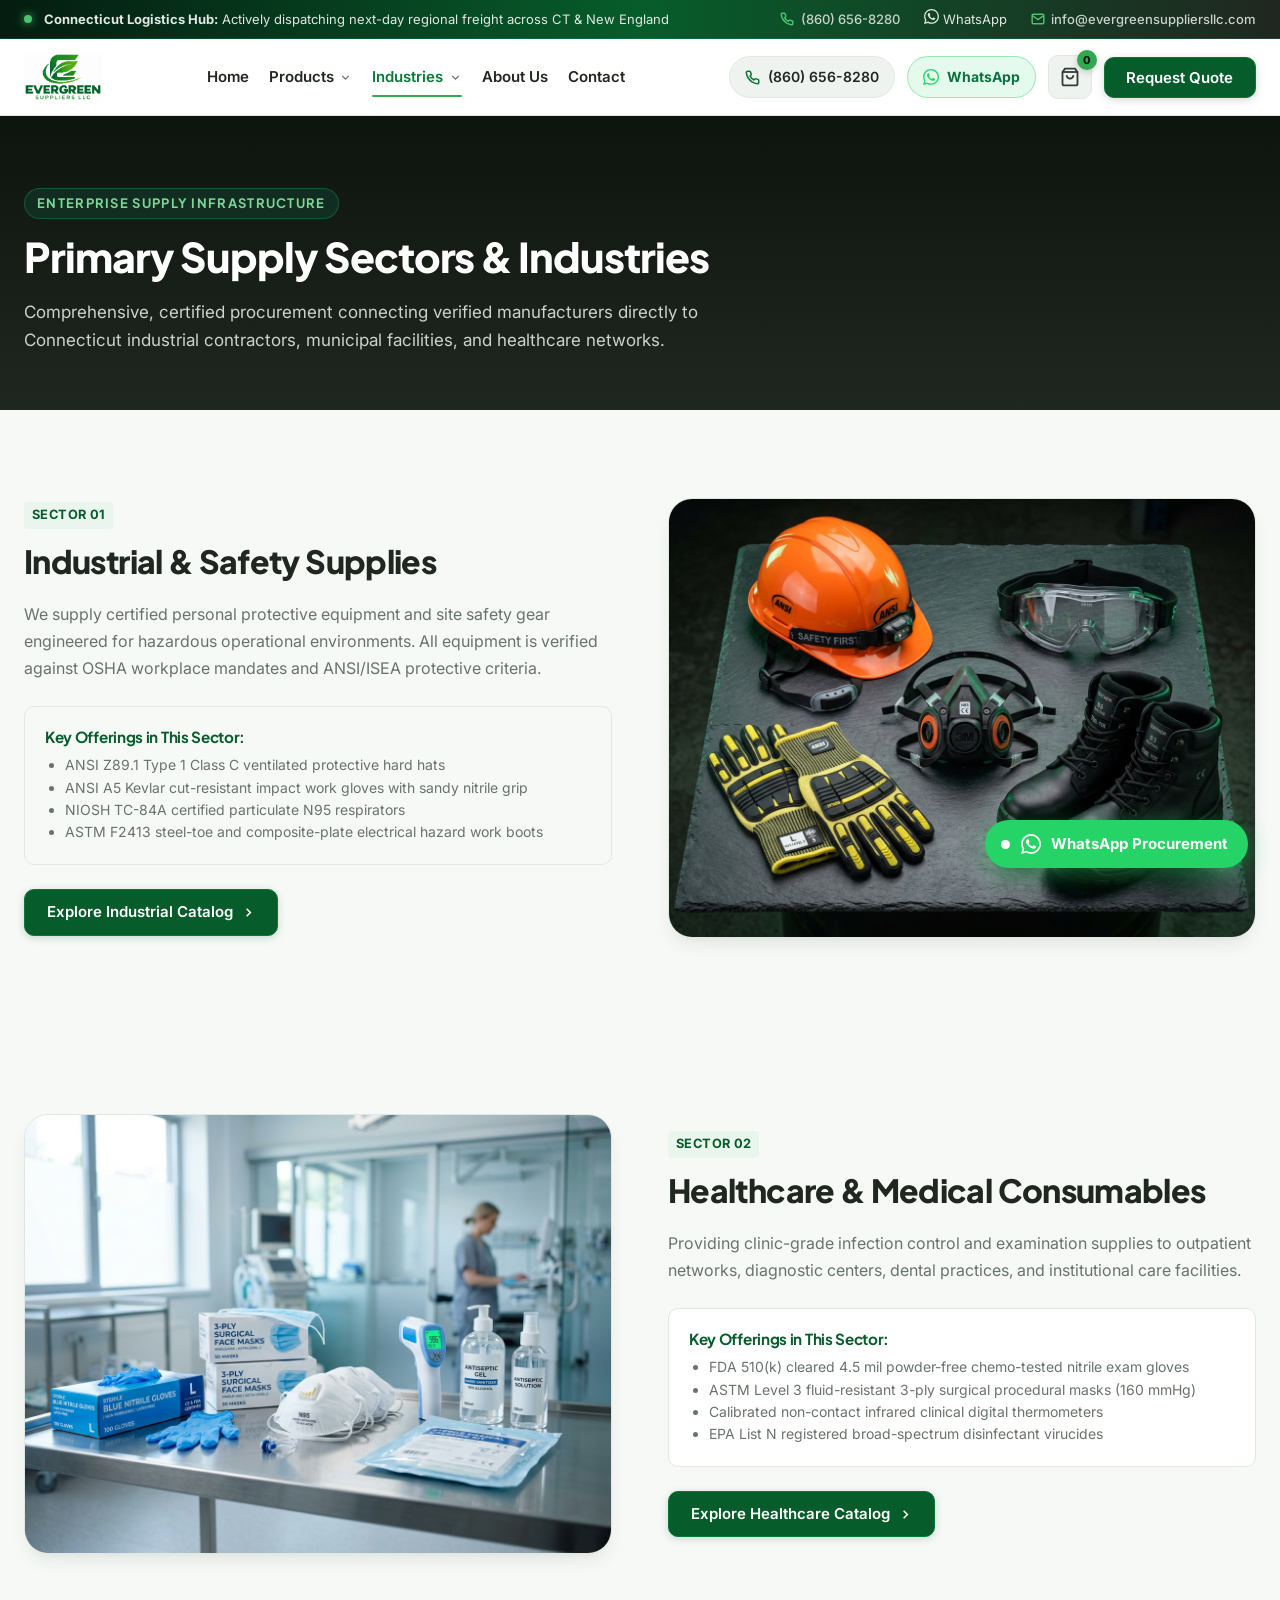
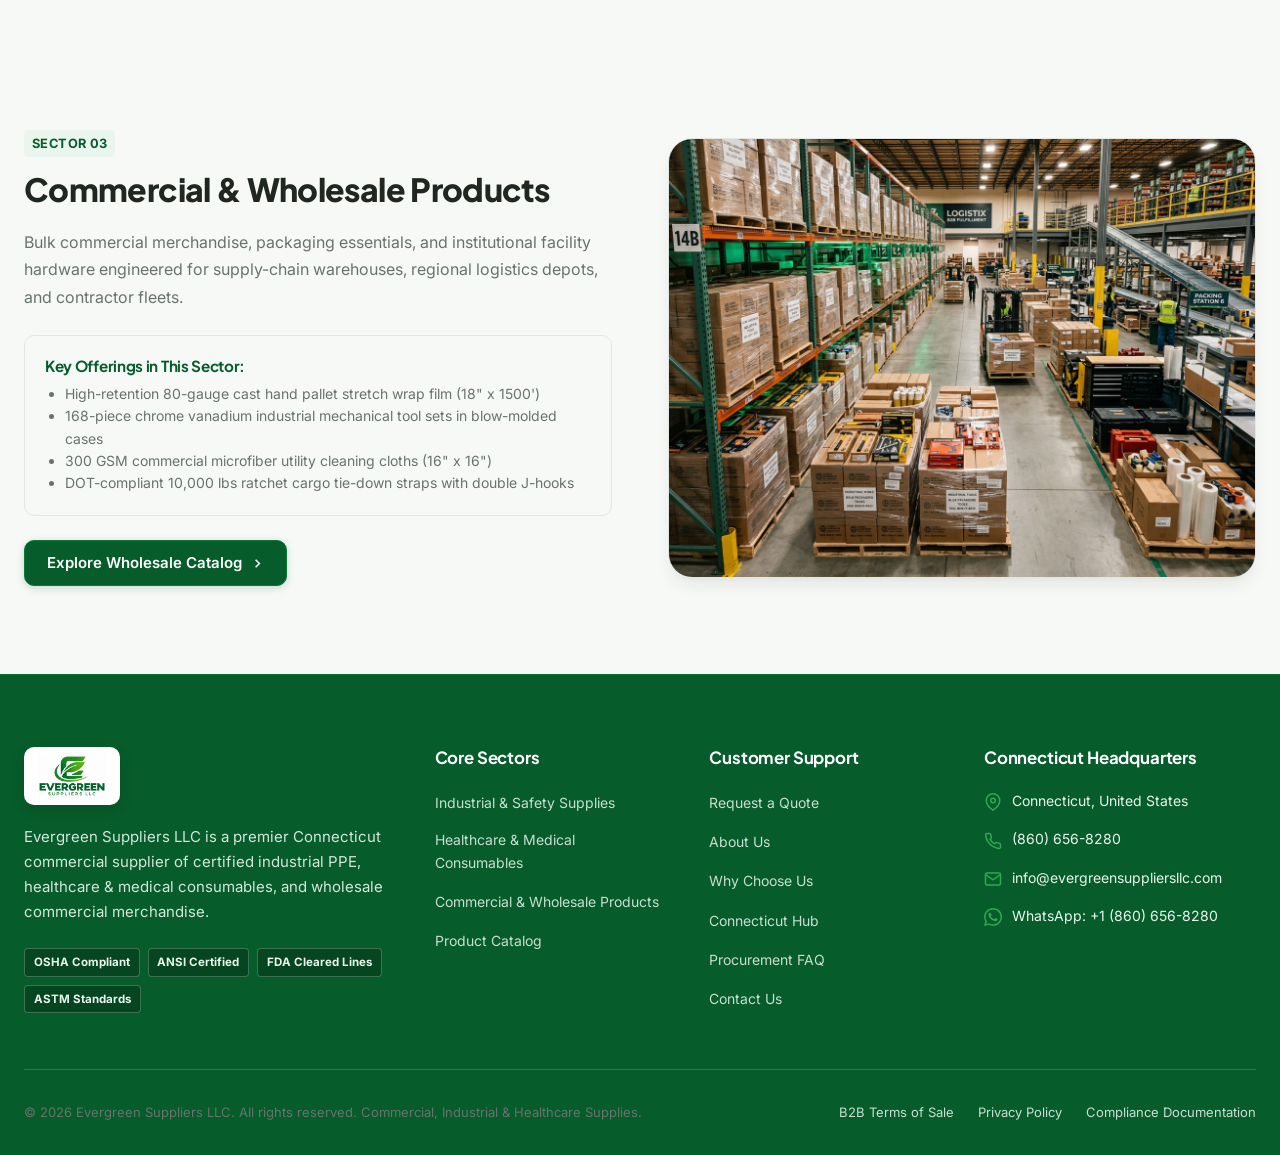
<file: sectors.html>
<!DOCTYPE html>
<html lang="en">
<head>
  <meta charset="UTF-8">
  <meta name="viewport" content="width=device-width, initial-scale=1.0">
  <title>Supply Sectors & Industries We Serve | Evergreen Suppliers LLC</title>
  
  <meta name="description" content="Explore Evergreen Suppliers LLC's core supply sectors: Certified Industrial PPE & Safety Gear, Healthcare & Medical Consumables, and Commercial Wholesale Merchandise across Connecticut.">
  <meta name="keywords" content="Industrial PPE, Medical Consumables, Wholesale Hardware, Safety Gear, Connecticut commercial supplier, Evergreen Suppliers LLC, B2B procurement">
  <meta name="robots" content="index, follow">
  
  <link rel="stylesheet" href="css/styles.css">
  <link rel="icon" type="image/png" href="assets/images/logo-cropped.png">
</head>
<body>

  <!-- Top Announcement Bar -->
  <aside class="announcement-bar" aria-label="Announcement">
    <div class="container">
      <div class="announcement-left">
        <span class="status-dot"></span>
        <span><strong>Connecticut Logistics Hub:</strong> Actively dispatching next-day regional freight across CT & New England</span>
      </div>
      <div class="announcement-right">
        <a href="tel:8606568280" class="announcement-contact-link">
          <svg viewBox="0 0 24 24" fill="none" stroke="currentColor" stroke-width="2.5"><path d="M22 16.92v3a2 2 0 0 1-2.18 2 19.79 19.79 0 0 1-8.63-3.07 19.5 19.5 0 0 1-6-6 19.79 19.79 0 0 1-3.07-8.67A2 2 0 0 1 4.11 2h3a2 2 0 0 1 2 1.72 12.84 12.84 0 0 0 .7 2.81 2 2 0 0 1-.45 2.11L8.09 9.91a16 16 0 0 0 6 6l1.27-1.27a2 2 0 0 1 2.11-.45 12.84 12.84 0 0 0 2.81.7A2 2 0 0 1 22 16.92z"/></svg>
          (860) 656-8280
        </a>
        <a href="https://wa.me/18606568280?text=Hello%20Evergreen%20Suppliers%20LLC%2C%20I%20would%20like%20to%20inquire%20about%20your%20industry%20sectors." target="_blank" rel="noopener noreferrer" class="announcement-whatsapp-link" title="Chat on WhatsApp">
          <svg width="15" height="15" viewBox="0 0 24 24" fill="currentColor"><path d="M.057 24l1.687-6.163c-1.041-1.804-1.588-3.849-1.587-5.946.003-6.556 5.338-11.891 11.893-11.891 3.181.001 6.167 1.24 8.413 3.488 2.245 2.248 3.481 5.236 3.48 8.414-.003 6.557-5.338 11.892-11.893 11.892-1.99-.001-3.951-.5-5.688-1.448l-6.305 1.654zm6.597-3.807c1.676.995 3.276 1.591 5.392 1.592 5.448 0 9.886-4.434 9.889-9.885.002-5.462-4.415-9.89-9.881-9.892-5.452 0-9.887 4.434-9.889 9.884-.001 2.225.651 3.891 1.746 5.634l-.999 3.648 3.742-.981zm11.387-5.464c-.074-.124-.272-.198-.57-.347-.297-.149-1.758-.868-2.031-.967-.272-.099-.47-.149-.669.149-.198.297-.768.967-.941 1.165-.173.198-.347.223-.644.074-.297-.149-1.255-.462-2.39-1.475-.883-.788-1.48-1.761-1.653-2.059-.173-.297-.018-.458.13-.606.134-.133.297-.347.446-.521.151-.172.2-.296.3-.495.099-.198.05-.372-.025-.521-.075-.148-.669-1.611-.916-2.206-.242-.579-.487-.501-.669-.51l-.57-.01c-.198 0-.52.074-.792.372s-1.04 1.016-1.04 2.479 1.065 2.876 1.213 3.074c.149.198 2.095 3.2 5.076 4.487.709.306 1.263.489 1.694.626.712.226 1.36.194 1.872.118.571-.085 1.758-.719 2.006-1.413.248-.695.248-1.29.173-1.414z"/></svg>
          WhatsApp
        </a>
        <a href="mailto:info@evergreensuppliersllc.com" class="announcement-contact-link">
          <svg viewBox="0 0 24 24" fill="none" stroke="currentColor" stroke-width="2.5"><path d="M4 4h16c1.1 0 2 .9 2 2v12c0 1.1-.9 2-2 2H4c-1.1 0-2-.9-2-2V6c0-1.1.9-2 2-2z"/><polyline points="22,6 12,13 2,6"/></svg>
          info@evergreensuppliersllc.com
        </a>
      </div>
    </div>
  </aside>

  <!-- Header -->
  <header class="main-header" id="mainHeader">
    <div class="container header-container">
      <a href="index.html" class="brand-logo" aria-label="Evergreen Suppliers LLC Home">
        <img src="assets/images/logo-cropped.png" alt="Evergreen Suppliers LLC Logo" class="brand-logo-img">
      </a>

      <nav aria-label="Primary Navigation">
        <ul class="nav-menu" id="navMenu">
          <li><a href="index.html" class="nav-link">Home</a></li>
          
          <li class="nav-item-dropdown">
            <a href="catalog.html" class="nav-link">
              Products
              <svg class="dropdown-arrow" viewBox="0 0 24 24" fill="none" stroke="currentColor" stroke-width="2.5"><polyline points="6 9 12 15 18 9"/></svg>
            </a>
            <div class="nav-dropdown-menu">
              <a href="catalog.html" class="nav-dropdown-link">
                <span class="nav-dropdown-title">All Products & Catalog</span>
                <span class="nav-dropdown-desc">Complete multi-sector inventory list</span>
              </a>
              <a href="catalog.html#industrial" class="nav-dropdown-link">
                <span class="nav-dropdown-title">Industrial & Safety Supplies</span>
                <span class="nav-dropdown-desc">ANSI helmets, Kevlar gloves, N95s, work boots</span>
              </a>
              <a href="catalog.html#medical" class="nav-dropdown-link">
                <span class="nav-dropdown-title">Healthcare & Medical Consumables</span>
                <span class="nav-dropdown-desc">Nitrile exam gloves, surgical masks, diagnostics</span>
              </a>
              <a href="catalog.html#wholesale" class="nav-dropdown-link">
                <span class="nav-dropdown-title">Commercial & Wholesale Products</span>
                <span class="nav-dropdown-desc">Stretch film, contractor tooling, logistics gear</span>
              </a>
            </div>
          </li>

          <li class="nav-item-dropdown">
            <a href="sectors.html" class="nav-link active">
              Industries
              <svg class="dropdown-arrow" viewBox="0 0 24 24" fill="none" stroke="currentColor" stroke-width="2.5"><polyline points="6 9 12 15 18 9"/></svg>
            </a>
            <div class="nav-dropdown-menu">
              <a href="sectors.html#industrial" class="nav-dropdown-link">
                <span class="nav-dropdown-title">Industrial & Safety</span>
                <span class="nav-dropdown-desc">Workplace protection, manufacturing, mining</span>
              </a>
              <a href="sectors.html#medical" class="nav-dropdown-link">
                <span class="nav-dropdown-title">Healthcare & Medical</span>
                <span class="nav-dropdown-desc">Hospitals, outpatient clinics, care facilities</span>
              </a>
              <a href="sectors.html#wholesale" class="nav-dropdown-link">
                <span class="nav-dropdown-title">Commercial & Wholesale</span>
                <span class="nav-dropdown-desc">Logistics hubs, packaging, commercial hardware</span>
              </a>
            </div>
          </li>

          <li><a href="about.html" class="nav-link">About Us</a></li>
          <li><a href="contact.html" class="nav-link">Contact</a></li>
        </ul>
      </nav>

      <div class="header-actions">
        <a href="tel:8606568280" class="btn-phone-quick">
          <svg width="15" height="15" viewBox="0 0 24 24" fill="none" stroke="currentColor" stroke-width="2.5"><path d="M22 16.92v3a2 2 0 0 1-2.18 2 19.79 19.79 0 0 1-8.63-3.07 19.5 19.5 0 0 1-6-6 19.79 19.79 0 0 1-3.07-8.67A2 2 0 0 1 4.11 2h3a2 2 0 0 1 2 1.72 12.84 12.84 0 0 0 .7 2.81 2 2 0 0 1-.45 2.11L8.09 9.91a16 16 0 0 0 6 6l1.27-1.27a2 2 0 0 1 2.11-.45 12.84 12.84 0 0 0 2.81.7A2 2 0 0 1 22 16.92z"/></svg>
          <span>(860) 656-8280</span>
        </a>

        <a href="https://wa.me/18606568280?text=Hello%20Evergreen%20Suppliers%20LLC%2C%20I%20would%20like%20to%20inquire%20about%20your%20industry%20sectors." target="_blank" rel="noopener noreferrer" class="btn-whatsapp-quick" title="WhatsApp Chat">
          <svg width="16" height="16" viewBox="0 0 24 24" fill="currentColor"><path d="M.057 24l1.687-6.163c-1.041-1.804-1.588-3.849-1.587-5.946.003-6.556 5.338-11.891 11.893-11.891 3.181.001 6.167 1.24 8.413 3.488 2.245 2.248 3.481 5.236 3.48 8.414-.003 6.557-5.338 11.892-11.893 11.892-1.99-.001-3.951-.5-5.688-1.448l-6.305 1.654zm6.597-3.807c1.676.995 3.276 1.591 5.392 1.592 5.448 0 9.886-4.434 9.889-9.885.002-5.462-4.415-9.89-9.881-9.892-5.452 0-9.887 4.434-9.889 9.884-.001 2.225.651 3.891 1.746 5.634l-.999 3.648 3.742-.981zm11.387-5.464c-.074-.124-.272-.198-.57-.347-.297-.149-1.758-.868-2.031-.967-.272-.099-.47-.149-.669.149-.198.297-.768.967-.941 1.165-.173.198-.347.223-.644.074-.297-.149-1.255-.462-2.39-1.475-.883-.788-1.48-1.761-1.653-2.059-.173-.297-.018-.458.13-.606.134-.133.297-.347.446-.521.151-.172.2-.296.3-.495.099-.198.05-.372-.025-.521-.075-.148-.669-1.611-.916-2.206-.242-.579-.487-.501-.669-.51l-.57-.01c-.198 0-.52.074-.792.372s-1.04 1.016-1.04 2.479 1.065 2.876 1.213 3.074c.149.198 2.095 3.2 5.076 4.487.709.306 1.263.489 1.694.626.712.226 1.36.194 1.872.118.571-.085 1.758-.719 2.006-1.413.248-.695.248-1.29.173-1.414z"/></svg>
          <span>WhatsApp</span>
        </a>

        <button class="btn-quote-cart open-rfq-drawer" aria-label="View RFQ Basket">
          <svg width="20" height="20" viewBox="0 0 24 24" fill="none" stroke="currentColor" stroke-width="2.2"><path d="M6 2L3 6v14a2 2 0 0 0 2 2h14a2 2 0 0 0 2-2V6l-3-4z"/><line x1="3" y1="6" x2="21" y2="6"/><path d="M16 10a4 4 0 0 1-8 0"/></svg>
          <span class="quote-count-badge">0</span>
        </button>

        <button class="btn-primary open-rfq-drawer">
          Request Quote
        </button>

        <button class="hamburger-btn" id="hamburgerBtn" aria-label="Toggle Navigation Menu">
          <svg width="24" height="24" viewBox="0 0 24 24" fill="none" stroke="currentColor" stroke-width="2"><line x1="3" y1="12" x2="21" y2="12"></line><line x1="3" y1="6" x2="21" y2="6"></line><line x1="3" y1="18" x2="21" y2="18"></line></svg>
        </button>
      </div>
    </div>
  </header>

  <!-- Page Banner -->
  <section class="section-dark" style="padding: 4.5rem 0 3.5rem;">
    <div class="container">
      <span class="section-eyebrow">Enterprise Supply Infrastructure</span>
      <h1 class="section-title" style="margin-bottom: 1rem;">Primary Supply Sectors & Industries</h1>
      <p class="section-subtitle" style="max-width: 750px;">
        Comprehensive, certified procurement connecting verified manufacturers directly to Connecticut industrial contractors, municipal facilities, and healthcare networks.
      </p>
    </div>
  </section>

  <!-- Sector 1: Industrial Supplies & PPE -->
  <section class="section" id="industrial">
    <div class="container" style="display: grid; grid-template-columns: 1fr 1fr; gap: 3.5rem; align-items: center;">
      <div>
        <span class="product-category-tag" style="font-size: 0.8rem; margin-bottom: 0.75rem; display: inline-block;">Sector 01</span>
        <h2 style="font-size: 2rem; font-weight: 800; color: var(--primary-text); margin-bottom: 1.25rem;">Industrial & Safety Supplies</h2>
        <p style="color: var(--secondary-text); font-size: 1rem; line-height: 1.7; margin-bottom: 1.5rem;">
          We supply certified personal protective equipment and site safety gear engineered for hazardous operational environments. All equipment is verified against OSHA workplace mandates and ANSI/ISEA protective criteria.
        </p>

        <div style="background: var(--soft-bg); border-radius: var(--radius-md); border: 1px solid var(--border-color); padding: 1.25rem; margin-bottom: 1.5rem;">
          <h4 style="font-size: 0.95rem; font-weight: 700; color: var(--forest-green); margin-bottom: 0.5rem;">Key Offerings in This Sector:</h4>
          <ul style="padding-left: 1.25rem; font-size: 0.875rem; color: var(--secondary-text); line-height: 1.6;">
            <li>ANSI Z89.1 Type 1 Class C ventilated protective hard hats</li>
            <li>ANSI A5 Kevlar cut-resistant impact work gloves with sandy nitrile grip</li>
            <li>NIOSH TC-84A certified particulate N95 respirators</li>
            <li>ASTM F2413 steel-toe and composite-plate electrical hazard work boots</li>
          </ul>
        </div>

        <a href="catalog.html#industrial" class="btn-primary">
          Explore Industrial Catalog
          <svg width="15" height="15" viewBox="0 0 24 24" fill="none" stroke="currentColor" stroke-width="2.5"><polyline points="9 18 15 12 9 6"/></svg>
        </a>
      </div>

      <div style="border-radius: var(--radius-xl); overflow: hidden; border: 1px solid var(--border-color); box-shadow: var(--shadow-lg);">
        <img src="assets/images/industrial-ppe.jpg" alt="Industrial Safety Equipment and PPE" style="width: 100%; height: 100%; object-fit: cover;">
      </div>
    </div>
  </section>

  <!-- Sector 2: Healthcare & Medical Consumables -->
  <section class="section" id="medical" style="background: var(--soft-bg);">
    <div class="container" style="display: grid; grid-template-columns: 1fr 1fr; gap: 3.5rem; align-items: center;">
      <div style="border-radius: var(--radius-xl); overflow: hidden; border: 1px solid var(--border-color); box-shadow: var(--shadow-lg);">
        <img src="assets/images/medical-consumables.jpg" alt="Healthcare and Medical Consumables" style="width: 100%; height: 100%; object-fit: cover;">
      </div>

      <div>
        <span class="product-category-tag" style="font-size: 0.8rem; margin-bottom: 0.75rem; display: inline-block;">Sector 02</span>
        <h2 style="font-size: 2rem; font-weight: 800; color: var(--primary-text); margin-bottom: 1.25rem;">Healthcare & Medical Consumables</h2>
        <p style="color: var(--secondary-text); font-size: 1rem; line-height: 1.7; margin-bottom: 1.5rem;">
          Providing clinic-grade infection control and examination supplies to outpatient networks, diagnostic centers, dental practices, and institutional care facilities.
        </p>

        <div style="background: var(--white); border-radius: var(--radius-md); border: 1px solid var(--border-color); padding: 1.25rem; margin-bottom: 1.5rem;">
          <h4 style="font-size: 0.95rem; font-weight: 700; color: var(--forest-green); margin-bottom: 0.5rem;">Key Offerings in This Sector:</h4>
          <ul style="padding-left: 1.25rem; font-size: 0.875rem; color: var(--secondary-text); line-height: 1.6;">
            <li>FDA 510(k) cleared 4.5 mil powder-free chemo-tested nitrile exam gloves</li>
            <li>ASTM Level 3 fluid-resistant 3-ply surgical procedural masks (160 mmHg)</li>
            <li>Calibrated non-contact infrared clinical digital thermometers</li>
            <li>EPA List N registered broad-spectrum disinfectant virucides</li>
          </ul>
        </div>

        <a href="catalog.html#medical" class="btn-primary">
          Explore Healthcare Catalog
          <svg width="15" height="15" viewBox="0 0 24 24" fill="none" stroke="currentColor" stroke-width="2.5"><polyline points="9 18 15 12 9 6"/></svg>
        </a>
      </div>
    </div>
  </section>

  <!-- Sector 3: Commercial & Wholesale Products -->
  <section class="section" id="wholesale">
    <div class="container" style="display: grid; grid-template-columns: 1fr 1fr; gap: 3.5rem; align-items: center;">
      <div>
        <span class="product-category-tag" style="font-size: 0.8rem; margin-bottom: 0.75rem; display: inline-block;">Sector 03</span>
        <h2 style="font-size: 2rem; font-weight: 800; color: var(--primary-text); margin-bottom: 1.25rem;">Commercial & Wholesale Products</h2>
        <p style="color: var(--secondary-text); font-size: 1rem; line-height: 1.7; margin-bottom: 1.5rem;">
          Bulk commercial merchandise, packaging essentials, and institutional facility hardware engineered for supply-chain warehouses, regional logistics depots, and contractor fleets.
        </p>

        <div style="background: var(--soft-bg); border-radius: var(--radius-md); border: 1px solid var(--border-color); padding: 1.25rem; margin-bottom: 1.5rem;">
          <h4 style="font-size: 0.95rem; font-weight: 700; color: var(--forest-green); margin-bottom: 0.5rem;">Key Offerings in This Sector:</h4>
          <ul style="padding-left: 1.25rem; font-size: 0.875rem; color: var(--secondary-text); line-height: 1.6;">
            <li>High-retention 80-gauge cast hand pallet stretch wrap film (18" x 1500')</li>
            <li>168-piece chrome vanadium industrial mechanical tool sets in blow-molded cases</li>
            <li>300 GSM commercial microfiber utility cleaning cloths (16" x 16")</li>
            <li>DOT-compliant 10,000 lbs ratchet cargo tie-down straps with double J-hooks</li>
          </ul>
        </div>

        <a href="catalog.html#wholesale" class="btn-primary">
          Explore Wholesale Catalog
          <svg width="15" height="15" viewBox="0 0 24 24" fill="none" stroke="currentColor" stroke-width="2.5"><polyline points="9 18 15 12 9 6"/></svg>
        </a>
      </div>

      <div style="border-radius: var(--radius-xl); overflow: hidden; border: 1px solid var(--border-color); box-shadow: var(--shadow-lg);">
        <img src="assets/images/wholesale-merchandise.jpg" alt="Commercial Wholesale and Logistics Hardware" style="width: 100%; height: 100%; object-fit: cover;">
      </div>
    </div>
  </section>

  <!-- Footer -->
  <footer class="main-footer">
    <div class="container">
      <div class="footer-top">
        <div class="footer-brand-wrap">
          <div class="footer-logo-badge">
            <img src="assets/images/logo-cropped.png" alt="Evergreen Suppliers LLC">
          </div>
          <p class="footer-about-text">
            Evergreen Suppliers LLC is a premier Connecticut commercial supplier of certified industrial PPE, healthcare & medical consumables, and wholesale commercial merchandise.
          </p>
          <div class="footer-cert-badges">
            <span class="footer-cert-badge">OSHA Compliant</span>
            <span class="footer-cert-badge">ANSI Certified</span>
            <span class="footer-cert-badge">FDA Cleared Lines</span>
            <span class="footer-cert-badge">ASTM Standards</span>
          </div>
        </div>

        <div>
          <h4 class="footer-col-title">Core Sectors</h4>
          <ul class="footer-links-list">
            <li><a href="sectors.html#industrial" class="footer-link">Industrial & Safety Supplies</a></li>
            <li><a href="sectors.html#medical" class="footer-link">Healthcare & Medical Consumables</a></li>
            <li><a href="sectors.html#wholesale" class="footer-link">Commercial & Wholesale Products</a></li>
            <li><a href="catalog.html" class="footer-link">Product Catalog</a></li>
          </ul>
        </div>

        <div>
          <h4 class="footer-col-title">Customer Support</h4>
          <ul class="footer-links-list">
            <li><a href="javascript:void(0)" class="footer-link open-rfq-drawer">Request a Quote</a></li>
            <li><a href="about.html" class="footer-link">About Us</a></li>
            <li><a href="why-choose-us.html" class="footer-link">Why Choose Us</a></li>
            <li><a href="logistics.html" class="footer-link">Connecticut Hub</a></li>
            <li><a href="faq.html" class="footer-link">Procurement FAQ</a></li>
            <li><a href="contact.html" class="footer-link">Contact Us</a></li>
          </ul>
        </div>

        <div>
          <h4 class="footer-col-title">Connecticut Headquarters</h4>
          <div class="footer-contact-info">
            <div class="footer-contact-row">
              <svg width="18" height="18" viewBox="0 0 24 24" fill="none" stroke="currentColor" stroke-width="2"><path d="M21 10c0 7-9 13-9 13s-9-6-9-13a9 9 0 0 1 18 0z"/><circle cx="12" cy="10" r="3"/></svg>
              <span>Connecticut, United States</span>
            </div>
            <div class="footer-contact-row">
              <svg width="18" height="18" viewBox="0 0 24 24" fill="none" stroke="currentColor" stroke-width="2"><path d="M22 16.92v3a2 2 0 0 1-2.18 2 19.79 19.79 0 0 1-8.63-3.07 19.5 19.5 0 0 1-6-6 19.79 19.79 0 0 1-3.07-8.67A2 2 0 0 1 4.11 2h3a2 2 0 0 1 2 1.72 12.84 12.84 0 0 0 .7 2.81 2 2 0 0 1-.45 2.11L8.09 9.91a16 16 0 0 0 6 6l1.27-1.27a2 2 0 0 1 2.11-.45 12.84 12.84 0 0 0 2.81.7A2 2 0 0 1 22 16.92z"/></svg>
              <a href="tel:8606568280">(860) 656-8280</a>
            </div>
            <div class="footer-contact-row">
              <svg width="18" height="18" viewBox="0 0 24 24" fill="none" stroke="currentColor" stroke-width="2"><path d="M4 4h16c1.1 0 2 .9 2 2v12c0 1.1-.9 2-2 2H4c-1.1 0-2-.9-2-2V6c0-1.1.9-2 2-2z"/><polyline points="22,6 12,13 2,6"/></svg>
              <a href="mailto:info@evergreensuppliersllc.com">info@evergreensuppliersllc.com</a>
            </div>
            <div class="footer-contact-row">
              <svg width="18" height="18" viewBox="0 0 24 24" fill="currentColor"><path d="M.057 24l1.687-6.163c-1.041-1.804-1.588-3.849-1.587-5.946.003-6.556 5.338-11.891 11.893-11.891 3.181.001 6.167 1.24 8.413 3.488 2.245 2.248 3.481 5.236 3.48 8.414-.003 6.557-5.338 11.892-11.893 11.892-1.99-.001-3.951-.5-5.688-1.448l-6.305 1.654zm6.597-3.807c1.676.995 3.276 1.591 5.392 1.592 5.448 0 9.886-4.434 9.889-9.885.002-5.462-4.415-9.89-9.881-9.892-5.452 0-9.887 4.434-9.889 9.884-.001 2.225.651 3.891 1.746 5.634l-.999 3.648 3.742-.981zm11.387-5.464c-.074-.124-.272-.198-.57-.347-.297-.149-1.758-.868-2.031-.967-.272-.099-.47-.149-.669.149-.198.297-.768.967-.941 1.165-.173.198-.347.223-.644.074-.297-.149-1.255-.462-2.39-1.475-.883-.788-1.48-1.761-1.653-2.059-.173-.297-.018-.458.13-.606.134-.133.297-.347.446-.521.151-.172.2-.296.3-.495.099-.198.05-.372-.025-.521-.075-.148-.669-1.611-.916-2.206-.242-.579-.487-.501-.669-.51l-.57-.01c-.198 0-.52.074-.792.372s-1.04 1.016-1.04 2.479 1.065 2.876 1.213 3.074c.149.198 2.095 3.2 5.076 4.487.709.306 1.263.489 1.694.626.712.226 1.36.194 1.872.118.571-.085 1.758-.719 2.006-1.413.248-.695.248-1.29.173-1.414z"/></svg>
              <a href="https://wa.me/18606568280?text=Hello%20Evergreen%20Suppliers%20LLC%2C%20I%20would%20like%20to%20inquire%20about%20your%20industry%20sectors." target="_blank" rel="noopener noreferrer">WhatsApp: +1 (860) 656-8280</a>
            </div>
          </div>
        </div>
      </div>

      <div class="footer-bottom">
        <p>&copy; 2026 Evergreen Suppliers LLC. All rights reserved. Commercial, Industrial & Healthcare Supplies.</p>
        <div class="footer-bottom-links">
          <a href="contact.html">B2B Terms of Sale</a>
          <a href="contact.html">Privacy Policy</a>
          <a href="contact.html">Compliance Documentation</a>
        </div>
      </div>
    </div>
  </footer>

  <!-- Slide-out RFQ Basket Drawer -->
  <div class="rfq-drawer-overlay" id="rfqDrawerOverlay" aria-modal="true" role="dialog">
    <aside class="rfq-drawer" aria-label="RFQ Cart"></aside>
  </div>

  <!-- Toast Notification Feedback -->
  <div class="toast-notification" id="toastNotification" role="alert" aria-live="polite">
    <svg width="20" height="20" viewBox="0 0 24 24" fill="none" stroke="var(--bright-leaf-green)" stroke-width="2.5"><path d="M22 11.08V12a10 10 0 1 1-5.93-9.14"/><polyline points="22 4 12 14.01 9 11.01"/></svg>
    <span id="toastMessage">Item added to RFQ basket</span>
  </div>

  <script src="js/app.js"></script>
</body>
</html>
</file>
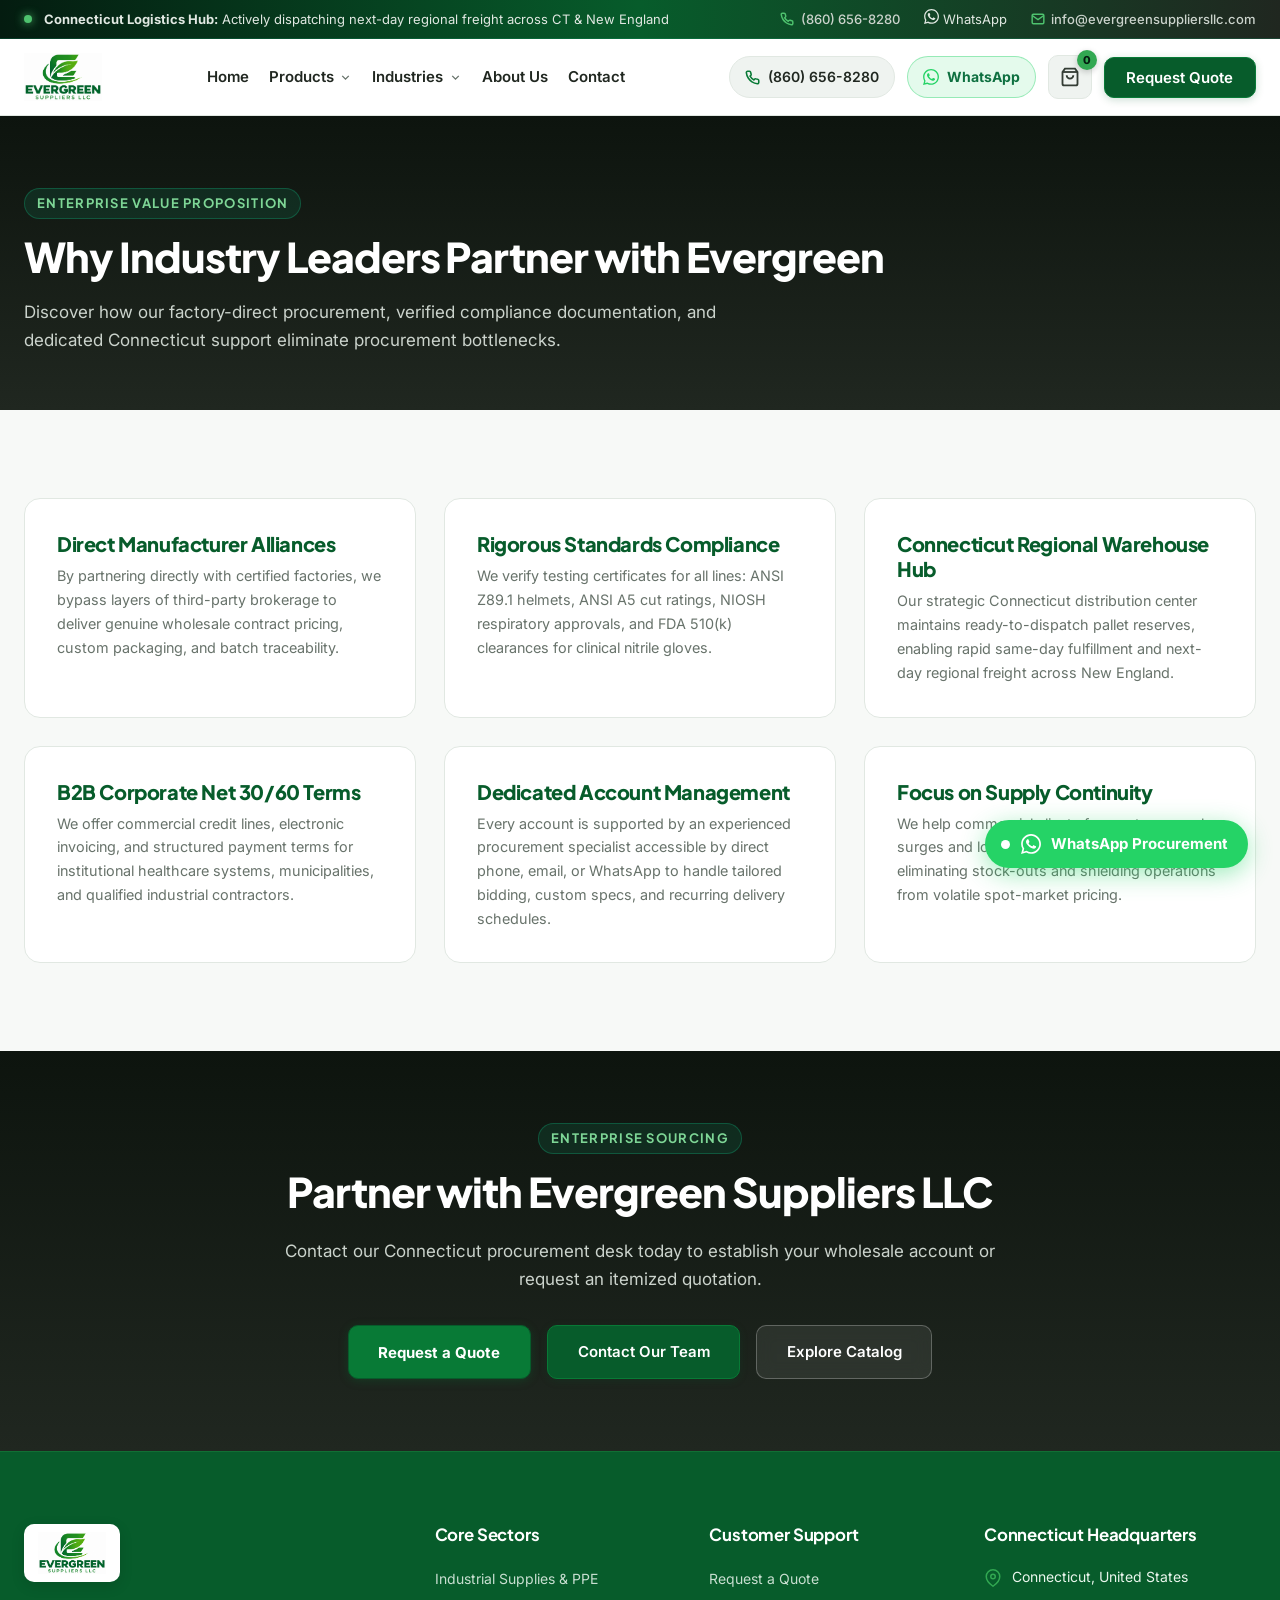
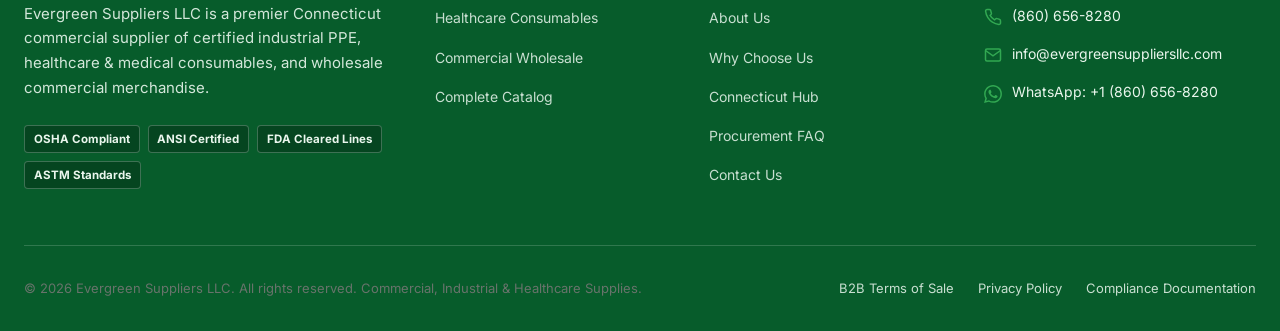
<file: why-choose-us.html>
<!DOCTYPE html>
<html lang="en">
<head>
  <meta charset="UTF-8">
  <meta name="viewport" content="width=device-width, initial-scale=1.0">
  <title>Why Choose Evergreen Suppliers LLC | B2B Advantages & Credibility</title>
  
  <meta name="description" content="Discover why procurement officers and contractors choose Evergreen Suppliers LLC: direct factory pricing, certified compliance, dedicated account reps, and flexible Net 30/60 terms.">
  <meta name="keywords" content="Why choose Evergreen Suppliers, B2B supplier advantages, Connecticut supply partner, wholesale credit terms Net 30, verified compliance">
  <meta name="robots" content="index, follow">
  
  <link rel="stylesheet" href="css/styles.css">
  <link rel="icon" type="image/png" href="assets/images/logo-cropped.png">
</head>
<body>

  <!-- Announcement Bar -->
  <aside class="announcement-bar" aria-label="Announcement">
    <div class="container">
      <div class="announcement-left">
        <span class="status-dot"></span>
        <span><strong>Connecticut Logistics Hub:</strong> Actively dispatching next-day regional freight across CT & New England</span>
      </div>
      <div class="announcement-right">
        <a href="tel:8606568280" class="announcement-contact-link">
          <svg viewBox="0 0 24 24" fill="none" stroke="currentColor" stroke-width="2.5"><path d="M22 16.92v3a2 2 0 0 1-2.18 2 19.79 19.79 0 0 1-8.63-3.07 19.5 19.5 0 0 1-6-6 19.79 19.79 0 0 1-3.07-8.67A2 2 0 0 1 4.11 2h3a2 2 0 0 1 2 1.72 12.84 12.84 0 0 0 .7 2.81 2 2 0 0 1-.45 2.11L8.09 9.91a16 16 0 0 0 6 6l1.27-1.27a2 2 0 0 1 2.11-.45 12.84 12.84 0 0 0 2.81.7A2 2 0 0 1 22 16.92z"/></svg>
          (860) 656-8280
        </a>
        <a href="https://wa.me/18606568280?text=Hello%20Evergreen%20Suppliers%20LLC%2C%20I%20would%20like%20to%20learn%20more%20about%20your%20commercial%20terms." target="_blank" rel="noopener noreferrer" class="announcement-whatsapp-link" title="Chat on WhatsApp">
          <svg width="15" height="15" viewBox="0 0 24 24" fill="currentColor"><path d="M.057 24l1.687-6.163c-1.041-1.804-1.588-3.849-1.587-5.946.003-6.556 5.338-11.891 11.893-11.891 3.181.001 6.167 1.24 8.413 3.488 2.245 2.248 3.481 5.236 3.48 8.414-.003 6.557-5.338 11.892-11.893 11.892-1.99-.001-3.951-.5-5.688-1.448l-6.305 1.654zm6.597-3.807c1.676.995 3.276 1.591 5.392 1.592 5.448 0 9.886-4.434 9.889-9.885.002-5.462-4.415-9.89-9.881-9.892-5.452 0-9.887 4.434-9.889 9.884-.001 2.225.651 3.891 1.746 5.634l-.999 3.648 3.742-.981zm11.387-5.464c-.074-.124-.272-.198-.57-.347-.297-.149-1.758-.868-2.031-.967-.272-.099-.47-.149-.669.149-.198.297-.768.967-.941 1.165-.173.198-.347.223-.644.074-.297-.149-1.255-.462-2.39-1.475-.883-.788-1.48-1.761-1.653-2.059-.173-.297-.018-.458.13-.606.134-.133.297-.347.446-.521.151-.172.2-.296.3-.495.099-.198.05-.372-.025-.521-.075-.148-.669-1.611-.916-2.206-.242-.579-.487-.501-.669-.51l-.57-.01c-.198 0-.52.074-.792.372s-1.04 1.016-1.04 2.479 1.065 2.876 1.213 3.074c.149.198 2.095 3.2 5.076 4.487.709.306 1.263.489 1.694.626.712.226 1.36.194 1.872.118.571-.085 1.758-.719 2.006-1.413.248-.695.248-1.29.173-1.414z"/></svg>
          WhatsApp
        </a>
        <a href="mailto:info@evergreensuppliersllc.com" class="announcement-contact-link">
          <svg viewBox="0 0 24 24" fill="none" stroke="currentColor" stroke-width="2.5"><path d="M4 4h16c1.1 0 2 .9 2 2v12c0 1.1-.9 2-2 2H4c-1.1 0-2-.9-2-2V6c0-1.1.9-2 2-2z"/><polyline points="22,6 12,13 2,6"/></svg>
          info@evergreensuppliersllc.com
        </a>
      </div>
    </div>
  </aside>

  <!-- Header -->
  <header class="main-header" id="mainHeader">
    <div class="container header-container">
      <a href="index.html" class="brand-logo" aria-label="Evergreen Suppliers LLC Home">
        <img src="assets/images/logo-cropped.png" alt="Evergreen Suppliers LLC Logo" class="brand-logo-img">
      </a>

      <nav aria-label="Primary Navigation">
        <ul class="nav-menu" id="navMenu">
          <li><a href="index.html" class="nav-link">Home</a></li>
          
          <li class="nav-item-dropdown">
            <a href="catalog.html" class="nav-link">
              Products
              <svg class="dropdown-arrow" viewBox="0 0 24 24" fill="none" stroke="currentColor" stroke-width="2.5"><polyline points="6 9 12 15 18 9"/></svg>
            </a>
            <div class="nav-dropdown-menu">
              <a href="catalog.html" class="nav-dropdown-link">
                <span class="nav-dropdown-title">All Products & Catalog</span>
                <span class="nav-dropdown-desc">Complete multi-sector inventory list</span>
              </a>
              <a href="catalog.html#industrial" class="nav-dropdown-link">
                <span class="nav-dropdown-title">Industrial & Safety Supplies</span>
                <span class="nav-dropdown-desc">ANSI helmets, Kevlar gloves, N95s, work boots</span>
              </a>
              <a href="catalog.html#medical" class="nav-dropdown-link">
                <span class="nav-dropdown-title">Healthcare & Medical Consumables</span>
                <span class="nav-dropdown-desc">Nitrile exam gloves, surgical masks, diagnostics</span>
              </a>
              <a href="catalog.html#wholesale" class="nav-dropdown-link">
                <span class="nav-dropdown-title">Commercial & Wholesale Products</span>
                <span class="nav-dropdown-desc">Stretch film, contractor tooling, logistics gear</span>
              </a>
            </div>
          </li>

          <li class="nav-item-dropdown">
            <a href="sectors.html" class="nav-link">
              Industries
              <svg class="dropdown-arrow" viewBox="0 0 24 24" fill="none" stroke="currentColor" stroke-width="2.5"><polyline points="6 9 12 15 18 9"/></svg>
            </a>
            <div class="nav-dropdown-menu">
              <a href="sectors.html#industrial" class="nav-dropdown-link">
                <span class="nav-dropdown-title">Industrial & Safety</span>
                <span class="nav-dropdown-desc">Workplace protection, manufacturing, mining</span>
              </a>
              <a href="sectors.html#medical" class="nav-dropdown-link">
                <span class="nav-dropdown-title">Healthcare & Medical</span>
                <span class="nav-dropdown-desc">Hospitals, outpatient clinics, care facilities</span>
              </a>
              <a href="sectors.html#wholesale" class="nav-dropdown-link">
                <span class="nav-dropdown-title">Commercial & Wholesale</span>
                <span class="nav-dropdown-desc">Logistics hubs, packaging, commercial hardware</span>
              </a>
            </div>
          </li>

          <li><a href="about.html" class="nav-link">About Us</a></li>
          <li><a href="contact.html" class="nav-link">Contact</a></li>
        </ul>
      </nav>

      <div class="header-actions">
        <a href="tel:8606568280" class="btn-phone-quick">
          <svg width="15" height="15" viewBox="0 0 24 24" fill="none" stroke="currentColor" stroke-width="2.5"><path d="M22 16.92v3a2 2 0 0 1-2.18 2 19.79 19.79 0 0 1-8.63-3.07 19.5 19.5 0 0 1-6-6 19.79 19.79 0 0 1-3.07-8.67A2 2 0 0 1 4.11 2h3a2 2 0 0 1 2 1.72 12.84 12.84 0 0 0 .7 2.81 2 2 0 0 1-.45 2.11L8.09 9.91a16 16 0 0 0 6 6l1.27-1.27a2 2 0 0 1 2.11-.45 12.84 12.84 0 0 0 2.81.7A2 2 0 0 1 22 16.92z"/></svg>
          <span>(860) 656-8280</span>
        </a>

        <a href="https://wa.me/18606568280?text=Hello%20Evergreen%20Suppliers%20LLC%2C%20I%20would%20like%20to%20learn%20more%20about%20your%20commercial%20terms." target="_blank" rel="noopener noreferrer" class="btn-whatsapp-quick" title="WhatsApp Chat">
          <svg width="16" height="16" viewBox="0 0 24 24" fill="currentColor"><path d="M.057 24l1.687-6.163c-1.041-1.804-1.588-3.849-1.587-5.946.003-6.556 5.338-11.891 11.893-11.891 3.181.001 6.167 1.24 8.413 3.488 2.245 2.248 3.481 5.236 3.48 8.414-.003 6.557-5.338 11.892-11.893 11.892-1.99-.001-3.951-.5-5.688-1.448l-6.305 1.654zm6.597-3.807c1.676.995 3.276 1.591 5.392 1.592 5.448 0 9.886-4.434 9.889-9.885.002-5.462-4.415-9.89-9.881-9.892-5.452 0-9.887 4.434-9.889 9.884-.001 2.225.651 3.891 1.746 5.634l-.999 3.648 3.742-.981zm11.387-5.464c-.074-.124-.272-.198-.57-.347-.297-.149-1.758-.868-2.031-.967-.272-.099-.47-.149-.669.149-.198.297-.768.967-.941 1.165-.173.198-.347.223-.644.074-.297-.149-1.255-.462-2.39-1.475-.883-.788-1.48-1.761-1.653-2.059-.173-.297-.018-.458.13-.606.134-.133.297-.347.446-.521.151-.172.2-.296.3-.495.099-.198.05-.372-.025-.521-.075-.148-.669-1.611-.916-2.206-.242-.579-.487-.501-.669-.51l-.57-.01c-.198 0-.52.074-.792.372s-1.04 1.016-1.04 2.479 1.065 2.876 1.213 3.074c.149.198 2.095 3.2 5.076 4.487.709.306 1.263.489 1.694.626.712.226 1.36.194 1.872.118.571-.085 1.758-.719 2.006-1.413.248-.695.248-1.29.173-1.414z"/></svg>
          <span>WhatsApp</span>
        </a>

        <button class="btn-quote-cart open-rfq-drawer" aria-label="View RFQ Basket">
          <svg width="20" height="20" viewBox="0 0 24 24" fill="none" stroke="currentColor" stroke-width="2.2"><path d="M6 2L3 6v14a2 2 0 0 0 2 2h14a2 2 0 0 0 2-2V6l-3-4z"/><line x1="3" y1="6" x2="21" y2="6"/><path d="M16 10a4 4 0 0 1-8 0"/></svg>
          <span class="quote-count-badge">0</span>
        </button>

        <button class="btn-primary open-rfq-drawer">
          Request Quote
        </button>

        <button class="hamburger-btn" id="hamburgerBtn" aria-label="Toggle Navigation Menu">
          <svg width="24" height="24" viewBox="0 0 24 24" fill="none" stroke="currentColor" stroke-width="2"><line x1="3" y1="12" x2="21" y2="12"></line><line x1="3" y1="6" x2="21" y2="6"></line><line x1="3" y1="18" x2="21" y2="18"></line></svg>
        </button>
      </div>
    </div>
  </header>

  <!-- Banner -->
  <section class="section-dark" style="padding: 4.5rem 0 3.5rem;">
    <div class="container">
      <span class="section-eyebrow">Enterprise Value Proposition</span>
      <h1 class="section-title" style="margin-bottom: 1rem;">Why Industry Leaders Partner with Evergreen</h1>
      <p class="section-subtitle" style="max-width: 750px;">
        Discover how our factory-direct procurement, verified compliance documentation, and dedicated Connecticut support eliminate procurement bottlenecks.
      </p>
    </div>
  </section>

  <!-- Key Advantages Grid -->
  <section class="section">
    <div class="container">
      <div style="display: grid; grid-template-columns: repeat(auto-fit, minmax(320px, 1fr)); gap: 1.75rem;">
        <div style="background: var(--white); border-radius: var(--radius-lg); border: 1px solid var(--border-color); padding: 2rem;">
          <h3 style="font-size: 1.25rem; font-weight: 800; color: var(--forest-green); margin-bottom: 0.5rem;">Direct Manufacturer Alliances</h3>
          <p style="font-size: 0.9rem; color: var(--secondary-text); line-height: 1.65;">
            By partnering directly with certified factories, we bypass layers of third-party brokerage to deliver genuine wholesale contract pricing, custom packaging, and batch traceability.
          </p>
        </div>

        <div style="background: var(--white); border-radius: var(--radius-lg); border: 1px solid var(--border-color); padding: 2rem;">
          <h3 style="font-size: 1.25rem; font-weight: 800; color: var(--forest-green); margin-bottom: 0.5rem;">Rigorous Standards Compliance</h3>
          <p style="font-size: 0.9rem; color: var(--secondary-text); line-height: 1.65;">
            We verify testing certificates for all lines: ANSI Z89.1 helmets, ANSI A5 cut ratings, NIOSH respiratory approvals, and FDA 510(k) clearances for clinical nitrile gloves.
          </p>
        </div>

        <div style="background: var(--white); border-radius: var(--radius-lg); border: 1px solid var(--border-color); padding: 2rem;">
          <h3 style="font-size: 1.25rem; font-weight: 800; color: var(--forest-green); margin-bottom: 0.5rem;">Connecticut Regional Warehouse Hub</h3>
          <p style="font-size: 0.9rem; color: var(--secondary-text); line-height: 1.65;">
            Our strategic Connecticut distribution center maintains ready-to-dispatch pallet reserves, enabling rapid same-day fulfillment and next-day regional freight across New England.
          </p>
        </div>

        <div style="background: var(--white); border-radius: var(--radius-lg); border: 1px solid var(--border-color); padding: 2rem;">
          <h3 style="font-size: 1.25rem; font-weight: 800; color: var(--forest-green); margin-bottom: 0.5rem;">B2B Corporate Net 30/60 Terms</h3>
          <p style="font-size: 0.9rem; color: var(--secondary-text); line-height: 1.65;">
            We offer commercial credit lines, electronic invoicing, and structured payment terms for institutional healthcare systems, municipalities, and qualified industrial contractors.
          </p>
        </div>

        <div style="background: var(--white); border-radius: var(--radius-lg); border: 1px solid var(--border-color); padding: 2rem;">
          <h3 style="font-size: 1.25rem; font-weight: 800; color: var(--forest-green); margin-bottom: 0.5rem;">Dedicated Account Management</h3>
          <p style="font-size: 0.9rem; color: var(--secondary-text); line-height: 1.65;">
            Every account is supported by an experienced procurement specialist accessible by direct phone, email, or WhatsApp to handle tailored bidding, custom specs, and recurring delivery schedules.
          </p>
        </div>

        <div style="background: var(--white); border-radius: var(--radius-lg); border: 1px solid var(--border-color); padding: 2rem;">
          <h3 style="font-size: 1.25rem; font-weight: 800; color: var(--forest-green); margin-bottom: 0.5rem;">Focus on Supply Continuity</h3>
          <p style="font-size: 0.9rem; color: var(--secondary-text); line-height: 1.65;">
            We help commercial clients forecast seasonal surges and lock in supply agreements, eliminating stock-outs and shielding operations from volatile spot-market pricing.
          </p>
        </div>
      </div>
    </div>
  </section>

  <!-- CTA Banner -->
  <section class="section-dark" style="padding: 4.5rem 0; text-align: center;">
    <div class="container" style="max-width: 820px;">
      <span class="section-eyebrow">Enterprise Sourcing</span>
      <h2 class="section-title" style="margin-bottom: 1.25rem;">Partner with Evergreen Suppliers LLC</h2>
      <p class="section-subtitle" style="margin-bottom: 2rem;">
        Contact our Connecticut procurement desk today to establish your wholesale account or request an itemized quotation.
      </p>
      <div style="display: flex; gap: 1rem; justify-content: center; flex-wrap: wrap;">
        <button class="btn-accent open-rfq-drawer" style="padding: 0.85rem 1.85rem;">Request a Quote</button>
        <a href="contact.html" class="btn-primary" style="padding: 0.85rem 1.85rem;">Contact Our Team</a>
        <a href="catalog.html" class="btn-outline-white" style="padding: 0.85rem 1.85rem;">Explore Catalog</a>
      </div>
    </div>
  </section>

  <!-- Footer -->
  <footer class="main-footer">
    <div class="container">
      <div class="footer-top">
        <div class="footer-brand-wrap">
          <div class="footer-logo-badge">
            <img src="assets/images/logo-cropped.png" alt="Evergreen Suppliers LLC">
          </div>
          <p class="footer-about-text">
            Evergreen Suppliers LLC is a premier Connecticut commercial supplier of certified industrial PPE, healthcare & medical consumables, and wholesale commercial merchandise.
          </p>
          <div class="footer-cert-badges">
            <span class="footer-cert-badge">OSHA Compliant</span>
            <span class="footer-cert-badge">ANSI Certified</span>
            <span class="footer-cert-badge">FDA Cleared Lines</span>
            <span class="footer-cert-badge">ASTM Standards</span>
          </div>
        </div>

        <div>
          <h4 class="footer-col-title">Core Sectors</h4>
          <ul class="footer-links-list">
            <li><a href="catalog.html#industrial" class="footer-link">Industrial Supplies & PPE</a></li>
            <li><a href="catalog.html#medical" class="footer-link">Healthcare Consumables</a></li>
            <li><a href="catalog.html#wholesale" class="footer-link">Commercial Wholesale</a></li>
            <li><a href="catalog.html" class="footer-link">Complete Catalog</a></li>
          </ul>
        </div>

        <div>
          <h4 class="footer-col-title">Customer Support</h4>
          <ul class="footer-links-list">
            <li><a href="javascript:void(0)" class="footer-link open-rfq-drawer">Request a Quote</a></li>
            <li><a href="about.html" class="footer-link">About Us</a></li>
            <li><a href="why-choose-us.html" class="footer-link">Why Choose Us</a></li>
            <li><a href="logistics.html" class="footer-link">Connecticut Hub</a></li>
            <li><a href="faq.html" class="footer-link">Procurement FAQ</a></li>
            <li><a href="contact.html" class="footer-link">Contact Us</a></li>
          </ul>
        </div>

        <div>
          <h4 class="footer-col-title">Connecticut Headquarters</h4>
          <div class="footer-contact-info">
            <div class="footer-contact-row">
              <svg width="18" height="18" viewBox="0 0 24 24" fill="none" stroke="currentColor" stroke-width="2"><path d="M21 10c0 7-9 13-9 13s-9-6-9-13a9 9 0 0 1 18 0z"/><circle cx="12" cy="10" r="3"/></svg>
              <span>Connecticut, United States</span>
            </div>
            <div class="footer-contact-row">
              <svg width="18" height="18" viewBox="0 0 24 24" fill="none" stroke="currentColor" stroke-width="2"><path d="M22 16.92v3a2 2 0 0 1-2.18 2 19.79 19.79 0 0 1-8.63-3.07 19.5 19.5 0 0 1-6-6 19.79 19.79 0 0 1-3.07-8.67A2 2 0 0 1 4.11 2h3a2 2 0 0 1 2 1.72 12.84 12.84 0 0 0 .7 2.81 2 2 0 0 1-.45 2.11L8.09 9.91a16 16 0 0 0 6 6l1.27-1.27a2 2 0 0 1 2.11-.45 12.84 12.84 0 0 0 2.81.7A2 2 0 0 1 22 16.92z"/></svg>
              <a href="tel:8606568280">(860) 656-8280</a>
            </div>
            <div class="footer-contact-row">
              <svg width="18" height="18" viewBox="0 0 24 24" fill="none" stroke="currentColor" stroke-width="2"><path d="M4 4h16c1.1 0 2 .9 2 2v12c0 1.1-.9 2-2 2H4c-1.1 0-2-.9-2-2V6c0-1.1.9-2 2-2z"/><polyline points="22,6 12,13 2,6"/></svg>
              <a href="mailto:info@evergreensuppliersllc.com">info@evergreensuppliersllc.com</a>
            </div>
            <div class="footer-contact-row">
              <svg width="18" height="18" viewBox="0 0 24 24" fill="currentColor"><path d="M.057 24l1.687-6.163c-1.041-1.804-1.588-3.849-1.587-5.946.003-6.556 5.338-11.891 11.893-11.891 3.181.001 6.167 1.24 8.413 3.488 2.245 2.248 3.481 5.236 3.48 8.414-.003 6.557-5.338 11.892-11.893 11.892-1.99-.001-3.951-.5-5.688-1.448l-6.305 1.654zm6.597-3.807c1.676.995 3.276 1.591 5.392 1.592 5.448 0 9.886-4.434 9.889-9.885.002-5.462-4.415-9.89-9.881-9.892-5.452 0-9.887 4.434-9.889 9.884-.001 2.225.651 3.891 1.746 5.634l-.999 3.648 3.742-.981zm11.387-5.464c-.074-.124-.272-.198-.57-.347-.297-.149-1.758-.868-2.031-.967-.272-.099-.47-.149-.669.149-.198.297-.768.967-.941 1.165-.173.198-.347.223-.644.074-.297-.149-1.255-.462-2.39-1.475-.883-.788-1.48-1.761-1.653-2.059-.173-.297-.018-.458.13-.606.134-.133.297-.347.446-.521.151-.172.2-.296.3-.495.099-.198.05-.372-.025-.521-.075-.148-.669-1.611-.916-2.206-.242-.579-.487-.501-.669-.51l-.57-.01c-.198 0-.52.074-.792.372s-1.04 1.016-1.04 2.479 1.065 2.876 1.213 3.074c.149.198 2.095 3.2 5.076 4.487.709.306 1.263.489 1.694.626.712.226 1.36.194 1.872.118.571-.085 1.758-.719 2.006-1.413.248-.695.248-1.29.173-1.414z"/></svg>
              <a href="https://wa.me/18606568280?text=Hello%20Evergreen%20Suppliers%20LLC%2C%20I%20would%20like%20to%20learn%20more%20about%20your%20commercial%20terms." target="_blank" rel="noopener noreferrer">WhatsApp: +1 (860) 656-8280</a>
            </div>
          </div>
        </div>
      </div>

      <div class="footer-bottom">
        <p>&copy; 2026 Evergreen Suppliers LLC. All rights reserved. Commercial, Industrial & Healthcare Supplies.</p>
        <div class="footer-bottom-links">
          <a href="contact.html">B2B Terms of Sale</a>
          <a href="contact.html">Privacy Policy</a>
          <a href="contact.html">Compliance Documentation</a>
        </div>
      </div>
    </div>
  </footer>

  <!-- Slide-out RFQ Basket Drawer -->
  <div class="rfq-drawer-overlay" id="rfqDrawerOverlay" aria-modal="true" role="dialog">
    <aside class="rfq-drawer" aria-label="RFQ Cart"></aside>
  </div>

  <!-- Toast Notification Feedback -->
  <div class="toast-notification" id="toastNotification" role="alert" aria-live="polite">
    <svg width="20" height="20" viewBox="0 0 24 24" fill="none" stroke="var(--bright-leaf-green)" stroke-width="2.5"><path d="M22 11.08V12a10 10 0 1 1-5.93-9.14"/><polyline points="22 4 12 14.01 9 11.01"/></svg>
    <span id="toastMessage">Item added to RFQ basket</span>
  </div>

  <script src="js/app.js"></script>
</body>
</html>
</file>
<file: css/styles.css>
/* ==========================================================================
   Evergreen Suppliers LLC - Enterprise B2B Design System
   Connecticut, USA | info@evergreensuppliersllc.com | (860) 656-8280
   ========================================================================== */

@import url('https://fonts.googleapis.com/css2?family=Inter:wght@300;400;500;600;700&family=Plus+Jakarta+Sans:wght@500;600;700;800&display=swap');

:root {
  /* Evergreen Suppliers LLC - Primary Brand Palette */
  --deep-evergreen: #087A36;
  --forest-green: #075C2B;
  --bright-leaf-green: #32A852;
  --pale-green: #EAF6ED;
  --white: #FFFFFF;
  --soft-bg: #F7F9F7;
  --primary-text: #202720;
  --secondary-text: #68736B;
  --border-color: #E1E8E2;

  /* Evergreen Scale */
  --evergreen-950: #041c10;
  --evergreen-900: #075C2B; /* Forest Green */
  --evergreen-850: #086b30;
  --evergreen-800: #087A36; /* Deep Evergreen */
  --evergreen-700: #0e8c40;
  --evergreen-600: #1ba54e;
  --evergreen-500: #32A852; /* Bright Leaf Green */
  --evergreen-400: #4ec26e;
  --evergreen-300: #7ed696;
  --evergreen-200: #b9ecc7;
  --evergreen-100: #EAF6ED; /* Pale Green */
  --evergreen-50: #F7F9F7;  /* Soft Background */

  /* Neutral Scale aligned with Primary & Secondary text */
  --slate-950: #0d140e;
  --slate-900: #202720; /* Primary Text */
  --slate-850: #262e26;
  --slate-800: #343d35;
  --slate-700: #4a544b;
  --slate-600: #68736B; /* Secondary Text */
  --slate-500: #7e8a81;
  --slate-400: #9da8a0;
  --slate-300: #cbd3cc;
  --slate-200: #E1E8E2; /* Border */
  --slate-100: #eff3f0;
  --slate-50: #F7F9F7;  /* Soft Background */

  /* Functional Accents */
  --gold-500: #d97706;
  --gold-400: #f59e0b;
  --gold-bg: rgba(245, 158, 11, 0.12);
  --blue-500: #2563eb;
  --red-500: #ef4444;
  --whatsapp-color: #25D366;
  --whatsapp-dark: #128C7E;

  /* Typography */
  --font-heading: 'Plus Jakarta Sans', -apple-system, BlinkMacSystemFont, sans-serif;
  --font-body: 'Inter', -apple-system, BlinkMacSystemFont, sans-serif;

  /* Glassmorphism & Shadows */
  --glass-bg: rgba(255, 255, 255, 0.9);
  --glass-dark: rgba(7, 92, 43, 0.92);
  --glass-border: rgba(225, 232, 226, 0.6);
  --shadow-sm: 0 1px 3px rgba(32, 39, 32, 0.05);
  --shadow-md: 0 4px 8px -2px rgba(32, 39, 32, 0.08), 0 2px 4px -2px rgba(32, 39, 32, 0.04);
  --shadow-lg: 0 10px 18px -4px rgba(32, 39, 32, 0.09), 0 4px 6px -4px rgba(32, 39, 32, 0.04);
  --shadow-xl: 0 20px 25px -5px rgba(32, 39, 32, 0.12), 0 8px 10px -6px rgba(32, 39, 32, 0.05);
  --shadow-glow: 0 0 28px rgba(50, 168, 82, 0.28);

  /* Layout */
  --container-max: 1280px;
  --radius-sm: 6px;
  --radius-md: 10px;
  --radius-lg: 16px;
  --radius-xl: 24px;
  --radius-full: 9999px;

  /* Transitions */
  --transition-fast: 0.18s cubic-bezier(0.16, 1, 0.3, 1);
  --transition-normal: 0.28s cubic-bezier(0.16, 1, 0.3, 1);
  --transition-slow: 0.45s cubic-bezier(0.16, 1, 0.3, 1);
}

/* Reset & Box Sizing */
*, *::before, *::after {
  box-sizing: border-box;
  margin: 0;
  padding: 0;
}

html {
  scroll-behavior: smooth;
  font-size: 16px;
  -webkit-text-size-adjust: 100%;
  overflow-x: hidden;
}

body {
  font-family: var(--font-body);
  color: var(--primary-text);
  background-color: var(--soft-bg);
  line-height: 1.6;
  overflow-x: hidden;
  width: 100%;
}

h1, h2, h3, h4, h5, h6 {
  font-family: var(--font-heading);
  color: var(--slate-900);
  line-height: 1.25;
  font-weight: 700;
  letter-spacing: -0.02em;
}

p {
  color: var(--slate-600);
}

a {
  color: inherit;
  text-decoration: none;
  transition: var(--transition-fast);
}

img {
  max-width: 100%;
  height: auto;
  display: block;
}

button, input, select, textarea {
  font-family: inherit;
  font-size: inherit;
}

.container {
  width: 100%;
  max-width: var(--container-max);
  margin-inline: auto;
  padding-inline: 1.5rem;
}

/* ==========================================================================
   Top Announcement Bar
   ========================================================================== */
.announcement-bar {
  background: linear-gradient(90deg, var(--evergreen-950) 0%, var(--evergreen-900) 50%, var(--slate-900) 100%);
  color: var(--slate-200);
  font-size: 0.8125rem;
  padding: 0.55rem 0;
  border-bottom: 1px solid rgba(16, 185, 129, 0.2);
  position: relative;
  z-index: 101;
}

.announcement-bar .container {
  display: flex;
  align-items: center;
  justify-content: space-between;
  flex-wrap: wrap;
  gap: 0.5rem;
}

.announcement-left {
  display: flex;
  align-items: center;
  gap: 0.75rem;
}

.status-dot {
  width: 8px;
  height: 8px;
  background-color: var(--evergreen-400);
  border-radius: 50%;
  box-shadow: 0 0 10px var(--evergreen-400);
  display: inline-block;
  animation: pulse-dot 2s infinite;
}

@keyframes pulse-dot {
  0% { transform: scale(0.95); opacity: 0.7; }
  50% { transform: scale(1.2); opacity: 1; }
  100% { transform: scale(0.95); opacity: 0.7; }
}

.announcement-right {
  display: flex;
  align-items: center;
  gap: 1.5rem;
}

.announcement-contact-link {
  display: inline-flex;
  align-items: center;
  gap: 0.4rem;
  color: var(--slate-300);
  font-weight: 500;
  transition: var(--transition-fast);
}

.announcement-contact-link:hover {
  color: var(--evergreen-300);
}

.announcement-contact-link svg {
  width: 14px;
  height: 14px;
  color: var(--evergreen-400);
}

/* ==========================================================================
   Header & Navigation
   ========================================================================== */
.main-header {
  position: sticky;
  top: 0;
  z-index: 100;
  background: rgba(255, 255, 255, 0.94);
  backdrop-filter: blur(14px);
  -webkit-backdrop-filter: blur(14px);
  border-bottom: 1px solid var(--slate-200);
  transition: all var(--transition-normal);
}

.main-header.scrolled {
  box-shadow: var(--shadow-md);
  background: rgba(255, 255, 255, 0.98);
}

.header-container {
  display: flex;
  align-items: center;
  justify-content: space-between;
  height: 76px;
}

.brand-logo {
  display: flex;
  align-items: center;
  gap: 0.75rem;
  text-decoration: none;
}

.brand-logo-img {
  height: 48px;
  max-height: 50px;
  width: auto;
  object-fit: contain;
  display: block;
  transition: transform var(--transition-fast);
}

.brand-logo:hover .brand-logo-img {
  transform: scale(1.02);
}

.brand-text-wrap {
  display: flex;
  flex-direction: column;
}

.brand-title {
  font-family: var(--font-heading);
  font-size: 1.25rem;
  font-weight: 800;
  color: var(--forest-green);
  letter-spacing: -0.03em;
  display: flex;
  align-items: baseline;
  gap: 0.25rem;
}

.brand-title span.llc {
  font-size: 0.75rem;
  font-weight: 600;
  color: var(--deep-evergreen);
  background: var(--pale-green);
  border: 1px solid var(--border-color);
  padding: 0.1rem 0.35rem;
  border-radius: 4px;
}

.brand-subtitle {
  font-size: 0.7rem;
  font-weight: 600;
  text-transform: uppercase;
  letter-spacing: 0.08em;
  color: var(--secondary-text);
}

/* Nav Menu & Dropdowns */
.nav-menu {
  display: flex;
  align-items: center;
  gap: 1.25rem;
  list-style: none;
}

.mobile-menu-actions {
  display: none !important;
}

.nav-item-dropdown {
  position: relative;
}

.nav-link {
  font-weight: 600;
  font-size: 0.9375rem;
  color: var(--primary-text);
  position: relative;
  padding: 0.5rem 0;
  white-space: nowrap;
  display: inline-flex;
  align-items: center;
  gap: 0.35rem;
  transition: var(--transition-fast);
}

.nav-link svg.dropdown-arrow {
  width: 13px;
  height: 13px;
  color: var(--secondary-text);
  transition: transform var(--transition-fast);
}

.nav-item-dropdown:hover .nav-link svg.dropdown-arrow {
  transform: rotate(180deg);
  color: var(--deep-evergreen);
}

.nav-link:hover,
.nav-link.active {
  color: var(--deep-evergreen);
}

.nav-link::after {
  content: '';
  position: absolute;
  bottom: 0;
  left: 0;
  width: 0;
  height: 2.5px;
  background: var(--bright-leaf-green);
  border-radius: 2px;
  transition: width var(--transition-normal);
}

.nav-link:hover::after,
.nav-link.active::after {
  width: 100%;
}

.nav-dropdown-menu {
  position: absolute;
  top: 100%;
  left: 0;
  min-width: 280px;
  background: var(--white);
  border: 1px solid var(--border-color);
  border-radius: var(--radius-md);
  box-shadow: var(--shadow-xl);
  padding: 0.5rem 0;
  opacity: 0;
  visibility: hidden;
  transform: translateY(8px);
  transition: all var(--transition-fast);
  z-index: 120;
}

.nav-item-dropdown:hover .nav-dropdown-menu,
.nav-item-dropdown:focus-within .nav-dropdown-menu {
  opacity: 1;
  visibility: visible;
  transform: translateY(0);
}

.nav-dropdown-link {
  display: flex;
  flex-direction: column;
  padding: 0.65rem 1.25rem;
  text-decoration: none;
  transition: background var(--transition-fast);
}

.nav-dropdown-link:hover {
  background: var(--pale-green);
}

.nav-dropdown-title {
  font-size: 0.875rem;
  font-weight: 700;
  color: var(--primary-text);
  display: flex;
  align-items: center;
  gap: 0.45rem;
}

.nav-dropdown-desc {
  font-size: 0.75rem;
  color: var(--secondary-text);
  margin-top: 0.15rem;
  font-weight: 400;
}

.header-actions {
  display: flex;
  align-items: center;
  gap: 0.75rem;
}

.btn-phone-quick {
  display: inline-flex;
  align-items: center;
  gap: 0.5rem;
  padding: 0.55rem 0.95rem;
  border-radius: var(--radius-full);
  background: var(--slate-100);
  color: var(--primary-text);
  font-size: 0.875rem;
  font-weight: 600;
  border: 1px solid var(--border-color);
  white-space: nowrap;
  transition: var(--transition-fast);
}

.btn-phone-quick svg {
  color: var(--deep-evergreen);
}

.btn-phone-quick:hover {
  background: var(--pale-green);
  border-color: var(--bright-leaf-green);
  color: var(--forest-green);
}

.btn-whatsapp-quick {
  display: inline-flex;
  align-items: center;
  gap: 0.45rem;
  padding: 0.55rem 0.95rem;
  border-radius: var(--radius-full);
  background: rgba(37, 211, 102, 0.12);
  color: #0e7040;
  font-size: 0.875rem;
  font-weight: 700;
  border: 1px solid rgba(37, 211, 102, 0.4);
  white-space: nowrap;
  transition: all var(--transition-fast);
}

.btn-whatsapp-quick svg {
  color: #25D366;
}

.btn-whatsapp-quick:hover {
  background: #25D366;
  color: #FFFFFF;
  border-color: #25D366;
  transform: translateY(-1px);
}

.btn-whatsapp-quick:hover svg {
  color: #FFFFFF;
}

.btn-primary {
  display: inline-flex;
  align-items: center;
  justify-content: center;
  gap: 0.5rem;
  padding: 0.65rem 1.35rem;
  border-radius: var(--radius-md);
  background: var(--forest-green);
  color: var(--white);
  font-size: 0.9375rem;
  font-weight: 600;
  border: 1px solid var(--deep-evergreen);
  box-shadow: 0 2px 8px rgba(7, 92, 43, 0.2);
  cursor: pointer;
  transition: all var(--transition-fast);
}

.btn-primary:hover {
  background: var(--deep-evergreen);
  border-color: var(--deep-evergreen);
  box-shadow: 0 4px 14px rgba(8, 122, 54, 0.3);
  transform: translateY(-1px);
}

.btn-primary svg {
  transition: transform var(--transition-fast);
}

.btn-primary:hover svg {
  transform: translateX(3px);
}

.btn-accent {
  display: inline-flex;
  align-items: center;
  justify-content: center;
  gap: 0.5rem;
  padding: 0.65rem 1.35rem;
  border-radius: var(--radius-md);
  background: var(--deep-evergreen);
  color: var(--white);
  font-size: 0.9375rem;
  font-weight: 700;
  border: 1px solid var(--forest-green);
  box-shadow: 0 2px 10px rgba(8, 122, 54, 0.25);
  cursor: pointer;
  transition: all var(--transition-fast);
}

.btn-accent:hover {
  background: var(--forest-green);
  box-shadow: 0 4px 14px rgba(7, 92, 43, 0.35);
  transform: translateY(-1px);
}

.btn-outline-white {
  display: inline-flex;
  align-items: center;
  justify-content: center;
  gap: 0.5rem;
  padding: 0.65rem 1.35rem;
  border-radius: var(--radius-md);
  background: rgba(255, 255, 255, 0.08);
  color: var(--white);
  font-size: 0.9375rem;
  font-weight: 600;
  border: 1px solid rgba(255, 255, 255, 0.25);
  backdrop-filter: blur(8px);
  cursor: pointer;
  transition: var(--transition-fast);
}

.btn-outline-white:hover {
  background: rgba(255, 255, 255, 0.18);
  border-color: var(--white);
  transform: translateY(-2px);
}

/* Quote Cart Nav Trigger */
.btn-quote-cart {
  position: relative;
  display: inline-flex;
  align-items: center;
  justify-content: center;
  width: 44px;
  height: 44px;
  border-radius: var(--radius-md);
  background: var(--slate-100);
  border: 1px solid var(--slate-200);
  color: var(--slate-800);
  cursor: pointer;
  transition: var(--transition-fast);
}

.btn-quote-cart:hover {
  background: var(--evergreen-50);
  border-color: var(--evergreen-300);
  color: var(--evergreen-800);
}

.quote-count-badge {
  position: absolute;
  top: -6px;
  right: -6px;
  width: 20px;
  height: 20px;
  border-radius: 50%;
  background: var(--evergreen-500);
  color: var(--evergreen-950);
  font-size: 0.6875rem;
  font-weight: 800;
  display: flex;
  align-items: center;
  justify-content: center;
  box-shadow: 0 2px 6px rgba(0, 0, 0, 0.2);
}

.hamburger-btn {
  display: none;
  background: none;
  border: none;
  cursor: pointer;
  padding: 0.5rem;
  color: var(--slate-800);
}

/* ==========================================================================
   Hero Section
   ========================================================================== */
.hero-section {
  position: relative;
  background-color: var(--evergreen-950);
  background-image: 
    radial-gradient(circle at 10% 20%, rgba(16, 185, 129, 0.18) 0%, transparent 40%),
    radial-gradient(circle at 90% 70%, rgba(20, 83, 62, 0.35) 0%, transparent 50%),
    linear-gradient(180deg, rgba(4, 28, 20, 0.88) 0%, rgba(6, 11, 20, 0.94) 100%),
    url('../assets/images/hero-warehouse.jpg');
  background-size: cover;
  background-position: center;
  background-attachment: scroll;
  color: var(--white);
  padding: 5rem 0 5.5rem;
  overflow: hidden;
}

.hero-grid {
  display: grid;
  grid-template-columns: 1.15fr 0.85fr;
  gap: 3.5rem;
  align-items: center;
}

.hero-content {
  position: relative;
  z-index: 2;
}

.hero-badge-row {
  display: flex;
  align-items: center;
  flex-wrap: wrap;
  gap: 0.6rem;
  margin-bottom: 1.25rem;
}

.hero-pill {
  display: inline-flex;
  align-items: center;
  gap: 0.4rem;
  padding: 0.35rem 0.85rem;
  border-radius: var(--radius-full);
  font-size: 0.8125rem;
  font-weight: 600;
  letter-spacing: 0.02em;
}

.hero-pill.primary {
  background: rgba(16, 185, 129, 0.15);
  border: 1px solid rgba(16, 185, 129, 0.4);
  color: var(--evergreen-300);
}

.hero-pill.gold {
  background: rgba(245, 158, 11, 0.15);
  border: 1px solid rgba(245, 158, 11, 0.35);
  color: var(--gold-400);
}

.hero-title {
  font-size: clamp(2.35rem, 4.5vw, 3.65rem);
  font-weight: 800;
  color: var(--white);
  line-height: 1.15;
  margin-bottom: 1.35rem;
  letter-spacing: -0.035em;
}

.hero-title .highlight-text {
  background: linear-gradient(135deg, #D4EEDC 0%, #6BD28B 50%, #32A852 100%);
  -webkit-background-clip: text;
  -webkit-text-fill-color: transparent;
  display: inline-block;
}

.hero-description {
  font-size: 1.125rem;
  color: var(--slate-300);
  line-height: 1.7;
  margin-bottom: 2.25rem;
  max-width: 620px;
}

.hero-cta-group {
  display: flex;
  align-items: center;
  flex-wrap: wrap;
  gap: 1rem;
  margin-bottom: 2.75rem;
}

.hero-stats-row {
  display: grid;
  grid-template-columns: repeat(4, 1fr);
  gap: 1.25rem;
  padding-top: 2rem;
  border-top: 1px solid rgba(255, 255, 255, 0.12);
}

.hero-stat-card {
  display: flex;
  flex-direction: column;
}

.stat-number {
  font-family: var(--font-heading);
  font-size: 1.75rem;
  font-weight: 800;
  color: var(--white);
  line-height: 1;
  margin-bottom: 0.35rem;
  letter-spacing: -0.02em;
}

.stat-number span.accent {
  color: var(--evergreen-400);
}

.stat-label {
  font-size: 0.75rem;
  font-weight: 500;
  color: var(--slate-400);
  text-transform: uppercase;
  letter-spacing: 0.05em;
}

/* Quick RFQ Builder Card in Hero */
.hero-card-side {
  position: relative;
  z-index: 2;
}

.rfq-calculator-card {
  background: rgba(15, 26, 46, 0.85);
  backdrop-filter: blur(20px);
  -webkit-backdrop-filter: blur(20px);
  border: 1px solid rgba(16, 185, 129, 0.3);
  border-radius: var(--radius-xl);
  padding: 2rem;
  box-shadow: 0 25px 50px -12px rgba(0, 0, 0, 0.5), var(--shadow-glow);
  position: relative;
  overflow: hidden;
}

.rfq-calculator-card::before {
  content: '';
  position: absolute;
  top: 0;
  left: 0;
  right: 0;
  height: 4px;
  background: linear-gradient(90deg, var(--evergreen-400) 0%, var(--gold-400) 100%);
}

.card-header-badge {
  display: flex;
  align-items: center;
  justify-content: space-between;
  margin-bottom: 1rem;
}

.card-title {
  font-size: 1.35rem;
  color: var(--white);
  font-weight: 700;
}

.card-subtitle {
  font-size: 0.875rem;
  color: var(--slate-400);
  margin-bottom: 1.5rem;
}

.calc-step-label {
  font-size: 0.8125rem;
  font-weight: 600;
  color: var(--slate-300);
  margin-bottom: 0.45rem;
  display: flex;
  align-items: center;
  justify-content: space-between;
}

.form-group-custom {
  margin-bottom: 1.15rem;
}

.select-custom, .input-custom {
  width: 100%;
  padding: 0.75rem 1rem;
  border-radius: var(--radius-md);
  background: rgba(24, 38, 62, 0.75);
  border: 1px solid rgba(255, 255, 255, 0.15);
  color: var(--white);
  font-size: 0.9375rem;
  outline: none;
  transition: var(--transition-fast);
}

.select-custom:focus, .input-custom:focus {
  border-color: var(--evergreen-400);
  box-shadow: 0 0 0 3px rgba(16, 185, 129, 0.2);
  background: rgba(24, 38, 62, 0.95);
}

.select-custom option {
  background: var(--slate-900);
  color: var(--white);
}

.range-slider-wrap {
  margin-top: 0.5rem;
}

.range-slider {
  width: 100%;
  height: 6px;
  background: var(--slate-800);
  border-radius: var(--radius-full);
  outline: none;
  -webkit-appearance: none;
  appearance: none;
  accent-color: var(--evergreen-400);
}

.range-slider::-webkit-slider-thumb {
  -webkit-appearance: none;
  width: 18px;
  height: 18px;
  border-radius: 50%;
  background: var(--evergreen-400);
  cursor: pointer;
  box-shadow: 0 0 8px var(--evergreen-400);
}

.range-markers {
  display: flex;
  justify-content: space-between;
  font-size: 0.75rem;
  color: var(--slate-400);
  margin-top: 0.35rem;
}

.calc-summary-box {
  background: rgba(8, 45, 33, 0.4);
  border: 1px dashed rgba(16, 185, 129, 0.4);
  border-radius: var(--radius-md);
  padding: 0.85rem 1rem;
  margin: 1.25rem 0;
  display: flex;
  align-items: center;
  justify-content: space-between;
}

.calc-summary-label {
  font-size: 0.8125rem;
  color: var(--slate-300);
}

.calc-summary-val {
  font-size: 1rem;
  font-weight: 700;
  color: var(--evergreen-300);
  font-family: var(--font-heading);
}

/* ==========================================================================
   Trust & Verification Bar
   ========================================================================== */
.trust-bar {
  background: var(--white);
  border-bottom: 1px solid var(--slate-200);
  padding: 1.75rem 0;
}

.trust-flex {
  display: flex;
  align-items: center;
  justify-content: space-between;
  flex-wrap: wrap;
  gap: 1.5rem;
}

.trust-item {
  display: flex;
  align-items: center;
  gap: 0.85rem;
}

.trust-icon {
  width: 42px;
  height: 42px;
  border-radius: 10px;
  background: var(--evergreen-50);
  border: 1px solid var(--evergreen-100);
  color: var(--evergreen-700);
  display: flex;
  align-items: center;
  justify-content: center;
  flex-shrink: 0;
}

.trust-text h4 {
  font-size: 0.9375rem;
  font-weight: 700;
  color: var(--slate-900);
  margin-bottom: 0.1rem;
}

.trust-text p {
  font-size: 0.8125rem;
  color: var(--slate-500);
}

/* ==========================================================================
   Section Base Styles
   ========================================================================== */
.section {
  padding: 5.5rem 0;
}

.section-alt {
  background-color: var(--slate-100);
}

.section-dark {
  background: linear-gradient(180deg, var(--slate-950) 0%, var(--slate-900) 100%);
  color: var(--white);
}

.section-header {
  text-align: center;
  max-width: 760px;
  margin-inline: auto;
  margin-bottom: 3.5rem;
}

.section-eyebrow {
  display: inline-flex;
  align-items: center;
  gap: 0.4rem;
  font-family: var(--font-heading);
  font-size: 0.8125rem;
  font-weight: 700;
  text-transform: uppercase;
  letter-spacing: 0.1em;
  color: var(--evergreen-700);
  margin-bottom: 0.75rem;
  background: var(--evergreen-50);
  border: 1px solid var(--evergreen-100);
  padding: 0.25rem 0.75rem;
  border-radius: var(--radius-full);
}

.section-dark .section-eyebrow {
  color: var(--evergreen-300);
  background: rgba(16, 185, 129, 0.12);
  border-color: rgba(16, 185, 129, 0.3);
}

.section-title {
  font-size: clamp(2rem, 3.2vw, 2.75rem);
  font-weight: 800;
  color: var(--slate-900);
  margin-bottom: 1rem;
  letter-spacing: -0.025em;
}

.section-dark .section-title {
  color: var(--white);
}

.section-subtitle {
  font-size: 1.0625rem;
  color: var(--slate-600);
  line-height: 1.65;
}

.section-dark .section-subtitle {
  color: var(--slate-300);
}

/* ==========================================================================
   Core Supply Sectors (The 3 Pillars)
   ========================================================================== */
.sectors-grid {
  display: grid;
  grid-template-columns: repeat(3, 1fr);
  gap: 2rem;
}

.sector-card {
  background: var(--white);
  border-radius: var(--radius-xl);
  overflow: hidden;
  border: 1px solid var(--slate-200);
  box-shadow: var(--shadow-md);
  transition: all var(--transition-normal);
  display: flex;
  flex-direction: column;
  position: relative;
}

.sector-card:hover {
  transform: translateY(-8px);
  box-shadow: var(--shadow-xl);
  border-color: var(--evergreen-300);
}

.sector-image-wrap {
  position: relative;
  height: 240px;
  overflow: hidden;
}

.sector-img {
  width: 100%;
  height: 100%;
  object-fit: cover;
  transition: transform var(--transition-slow);
}

.sector-card:hover .sector-img {
  transform: scale(1.06);
}

.sector-badge {
  position: absolute;
  top: 1rem;
  left: 1rem;
  background: rgba(6, 11, 20, 0.75);
  backdrop-filter: blur(8px);
  color: var(--white);
  font-size: 0.75rem;
  font-weight: 700;
  text-transform: uppercase;
  letter-spacing: 0.05em;
  padding: 0.3rem 0.75rem;
  border-radius: var(--radius-full);
  border: 1px solid rgba(255, 255, 255, 0.2);
}

.sector-body {
  padding: 2rem;
  display: flex;
  flex-direction: column;
  flex-grow: 1;
}

.sector-name {
  font-size: 1.375rem;
  font-weight: 800;
  color: var(--slate-900);
  margin-bottom: 0.75rem;
}

.sector-summary {
  font-size: 0.9375rem;
  color: var(--slate-600);
  margin-bottom: 1.5rem;
  line-height: 1.6;
}

.sector-items-list {
  list-style: none;
  margin-bottom: 1.75rem;
  display: flex;
  flex-direction: column;
  gap: 0.65rem;
}

.sector-items-list li {
  font-size: 0.875rem;
  color: var(--slate-700);
  display: flex;
  align-items: center;
  gap: 0.6rem;
  font-weight: 500;
}

.sector-items-list li svg {
  color: var(--evergreen-600);
  flex-shrink: 0;
}

.compliance-tags {
  display: flex;
  flex-wrap: wrap;
  gap: 0.4rem;
  margin-top: auto;
  padding-top: 1.25rem;
  border-top: 1px solid var(--slate-100);
}

.compliance-tag {
  font-size: 0.6875rem;
  font-weight: 700;
  padding: 0.25rem 0.5rem;
  border-radius: 4px;
  background: var(--slate-100);
  color: var(--slate-700);
}

.compliance-tag.active {
  background: var(--evergreen-50);
  color: var(--evergreen-800);
  border: 1px solid var(--evergreen-200);
}

/* ==========================================================================
   Interactive Product Catalog & Quick Add
   ========================================================================== */
.catalog-controls {
  display: flex;
  align-items: center;
  justify-content: space-between;
  flex-wrap: wrap;
  gap: 1.25rem;
  margin-bottom: 2.5rem;
  background: var(--white);
  padding: 1.25rem;
  border-radius: var(--radius-lg);
  border: 1px solid var(--slate-200);
  box-shadow: var(--shadow-sm);
}

.catalog-tabs {
  display: flex;
  flex-wrap: wrap;
  gap: 0.5rem;
}

.catalog-tab {
  padding: 0.55rem 1.15rem;
  border-radius: var(--radius-md);
  font-size: 0.875rem;
  font-weight: 600;
  background: var(--slate-100);
  color: var(--slate-700);
  border: 1px solid transparent;
  cursor: pointer;
  transition: var(--transition-fast);
}

.catalog-tab:hover {
  background: var(--evergreen-50);
  color: var(--evergreen-800);
}

.catalog-tab.active {
  background: var(--evergreen-800);
  color: var(--white);
  box-shadow: 0 4px 12px rgba(8, 45, 33, 0.2);
}

.catalog-search-wrap {
  position: relative;
  min-width: 280px;
}

.catalog-search-input {
  width: 100%;
  padding: 0.6rem 1rem 0.6rem 2.4rem;
  border-radius: var(--radius-md);
  border: 1px solid var(--slate-300);
  font-size: 0.875rem;
  background: var(--slate-50);
  transition: var(--transition-fast);
}

.catalog-search-input:focus {
  outline: none;
  border-color: var(--evergreen-500);
  background: var(--white);
  box-shadow: 0 0 0 3px rgba(16, 185, 129, 0.15);
}

.catalog-search-icon {
  position: absolute;
  left: 0.75rem;
  top: 50%;
  transform: translateY(-50%);
  color: var(--slate-400);
  pointer-events: none;
}

.catalog-grid {
  display: grid;
  grid-template-columns: repeat(auto-fill, minmax(290px, 1fr));
  gap: 1.75rem;
}

.product-card {
  background: var(--white);
  border-radius: var(--radius-lg);
  border: 1px solid var(--border-color);
  padding: 1.25rem;
  display: flex;
  flex-direction: column;
  transition: all var(--transition-normal);
  position: relative;
  box-shadow: var(--shadow-sm);
}

.product-card:hover {
  transform: translateY(-4px);
  border-color: var(--bright-leaf-green);
  box-shadow: var(--shadow-lg);
}

.product-card-img-wrap {
  width: 100%;
  height: 180px;
  border-radius: var(--radius-md);
  background: var(--soft-bg);
  border: 1px solid var(--border-color);
  overflow: hidden;
  margin-bottom: 1rem;
  display: flex;
  align-items: center;
  justify-content: center;
  position: relative;
}

.product-card-img {
  width: 100%;
  height: 100%;
  object-fit: cover;
  transition: transform var(--transition-normal);
}

.product-card:hover .product-card-img {
  transform: scale(1.04);
}

.product-badge-row {
  display: flex;
  align-items: center;
  justify-content: space-between;
  margin-bottom: 0.65rem;
}

.product-category-tag {
  font-size: 0.7rem;
  font-weight: 700;
  text-transform: uppercase;
  color: var(--forest-green);
  background: var(--pale-green);
  padding: 0.2rem 0.5rem;
  border-radius: 4px;
  letter-spacing: 0.03em;
}

.product-moq {
  font-size: 0.75rem;
  font-weight: 600;
  color: var(--secondary-text);
}

.product-title {
  font-size: 1.0625rem;
  font-weight: 700;
  color: var(--primary-text);
  margin-bottom: 0.4rem;
  line-height: 1.35;
}

.product-specs {
  font-size: 0.8125rem;
  color: var(--secondary-text);
  margin-bottom: 1rem;
  line-height: 1.5;
  flex-grow: 1;
}

.product-meta-row {
  display: flex;
  align-items: center;
  justify-content: space-between;
  margin-bottom: 1rem;
  padding-top: 0.75rem;
  border-top: 1px solid var(--slate-100);
  font-size: 0.75rem;
}

.cert-pill {
  font-weight: 700;
  color: var(--deep-evergreen);
  display: flex;
  align-items: center;
  gap: 0.25rem;
}

.lead-time {
  color: var(--secondary-text);
}

.product-card-actions {
  display: grid;
  grid-template-columns: 1fr 1.3fr;
  gap: 0.5rem;
  margin-top: auto;
}

.btn-view-product {
  display: inline-flex;
  align-items: center;
  justify-content: center;
  gap: 0.35rem;
  padding: 0.6rem 0.65rem;
  border-radius: var(--radius-md);
  background: var(--slate-100);
  border: 1px solid var(--border-color);
  color: var(--primary-text);
  font-size: 0.8125rem;
  font-weight: 600;
  cursor: pointer;
  transition: all var(--transition-fast);
  white-space: nowrap;
}

.btn-view-product:hover {
  background: var(--pale-green);
  color: var(--forest-green);
  border-color: var(--deep-evergreen);
}

.btn-add-quote {
  display: inline-flex;
  align-items: center;
  justify-content: center;
  gap: 0.4rem;
  padding: 0.6rem 0.75rem;
  border-radius: var(--radius-md);
  background: var(--forest-green);
  border: 1px solid var(--forest-green);
  color: var(--white);
  font-size: 0.8125rem;
  font-weight: 600;
  cursor: pointer;
  transition: all var(--transition-fast);
  white-space: nowrap;
}

.btn-add-quote:hover {
  background: var(--deep-evergreen);
  border-color: var(--deep-evergreen);
  box-shadow: 0 2px 8px rgba(8, 122, 54, 0.25);
}

.btn-add-quote.added {
  background: var(--pale-green);
  color: var(--forest-green);
  border-color: var(--bright-leaf-green);
}

/* ==========================================================================
   Regional Logistics & Connecticut Hub
   ========================================================================== */
.logistics-grid {
  display: grid;
  grid-template-columns: 1fr 1fr;
  gap: 3.5rem;
  align-items: center;
}

.logistics-card-map {
  background: var(--slate-900);
  border: 1px solid var(--slate-800);
  border-radius: var(--radius-xl);
  padding: 2.25rem;
  position: relative;
  overflow: hidden;
  box-shadow: var(--shadow-xl);
}

.logistics-card-map::before {
  content: '';
  position: absolute;
  inset: 0;
  background: radial-gradient(circle at 60% 40%, rgba(16, 185, 129, 0.15), transparent 70%);
  pointer-events: none;
}

.hub-header {
  display: flex;
  align-items: center;
  justify-content: space-between;
  margin-bottom: 2rem;
  position: relative;
  z-index: 2;
}

.hub-title {
  font-size: 1.25rem;
  color: var(--white);
  font-weight: 700;
}

.hub-badge {
  background: rgba(16, 185, 129, 0.2);
  border: 1px solid var(--evergreen-400);
  color: var(--evergreen-300);
  font-size: 0.75rem;
  font-weight: 700;
  padding: 0.25rem 0.65rem;
  border-radius: var(--radius-full);
}

/* Interactive Metro Delivery Corridor List */
.corridor-list {
  display: flex;
  flex-direction: column;
  gap: 1rem;
  position: relative;
  z-index: 2;
}

.corridor-item {
  display: flex;
  align-items: center;
  justify-content: space-between;
  padding: 0.85rem 1.15rem;
  background: rgba(255, 255, 255, 0.04);
  border: 1px solid rgba(255, 255, 255, 0.08);
  border-radius: var(--radius-md);
  transition: var(--transition-fast);
}

.corridor-item:hover {
  background: rgba(16, 185, 129, 0.08);
  border-color: rgba(16, 185, 129, 0.3);
  transform: translateX(4px);
}

.corridor-name {
  display: flex;
  align-items: center;
  gap: 0.65rem;
  color: var(--white);
  font-weight: 600;
  font-size: 0.9375rem;
}

.corridor-name svg {
  color: var(--evergreen-400);
}

.corridor-time {
  font-size: 0.8125rem;
  font-weight: 700;
  color: var(--evergreen-300);
  background: rgba(16, 185, 129, 0.15);
  padding: 0.2rem 0.55rem;
  border-radius: 4px;
}

.logistics-features {
  display: flex;
  flex-direction: column;
  gap: 1.75rem;
}

.logistics-feat-item {
  display: flex;
  gap: 1.25rem;
}

.logistics-feat-icon {
  width: 50px;
  height: 50px;
  border-radius: 12px;
  background: var(--evergreen-50);
  border: 1px solid var(--evergreen-200);
  color: var(--evergreen-800);
  display: flex;
  align-items: center;
  justify-content: center;
  flex-shrink: 0;
}

.logistics-feat-text h4 {
  font-size: 1.125rem;
  font-weight: 700;
  color: var(--slate-900);
  margin-bottom: 0.35rem;
}

.logistics-feat-text p {
  font-size: 0.9375rem;
  color: var(--slate-600);
  line-height: 1.6;
}

/* ==========================================================================
   Why Choose Evergreen Suppliers LLC (B2B Advantages)
   ========================================================================== */
.benefits-grid {
  display: grid;
  grid-template-columns: repeat(3, 1fr);
  gap: 2rem;
}

.benefit-card {
  background: var(--white);
  border-radius: var(--radius-xl);
  border: 1px solid var(--slate-200);
  padding: 2.25rem 2rem;
  transition: all var(--transition-normal);
  position: relative;
}

.benefit-card:hover {
  transform: translateY(-6px);
  box-shadow: var(--shadow-xl);
  border-color: var(--evergreen-300);
}

.benefit-icon-wrap {
  width: 56px;
  height: 56px;
  border-radius: 14px;
  background: linear-gradient(135deg, var(--evergreen-50) 0%, var(--evergreen-100) 100%);
  color: var(--evergreen-700);
  display: flex;
  align-items: center;
  justify-content: center;
  margin-bottom: 1.5rem;
  border: 1px solid var(--evergreen-200);
}

.benefit-title {
  font-size: 1.25rem;
  font-weight: 700;
  color: var(--slate-900);
  margin-bottom: 0.75rem;
}

.benefit-desc {
  font-size: 0.9375rem;
  color: var(--slate-600);
  line-height: 1.65;
}

/* ==========================================================================
   Full RFQ & Contact Section
   ========================================================================== */
.contact-grid {
  display: grid;
  grid-template-columns: 1fr 1.2fr;
  gap: 3.5rem;
  align-items: start;
}

.contact-info-panel {
  background: linear-gradient(145deg, var(--evergreen-950) 0%, var(--evergreen-900) 100%);
  color: var(--white);
  border-radius: var(--radius-xl);
  padding: 3rem 2.5rem;
  border: 1px solid rgba(16, 185, 129, 0.3);
  box-shadow: var(--shadow-xl);
}

.contact-info-title {
  font-size: 1.75rem;
  color: var(--white);
  margin-bottom: 1rem;
}

.contact-info-desc {
  color: var(--slate-300);
  font-size: 0.9375rem;
  margin-bottom: 2.25rem;
  line-height: 1.65;
}

.contact-direct-list {
  display: flex;
  flex-direction: column;
  gap: 1.5rem;
  margin-bottom: 2.5rem;
}

.contact-item {
  display: flex;
  align-items: flex-start;
  gap: 1rem;
}

.contact-icon-box {
  width: 44px;
  height: 44px;
  border-radius: 10px;
  background: rgba(16, 185, 129, 0.15);
  border: 1px solid rgba(16, 185, 129, 0.3);
  color: var(--evergreen-400);
  display: flex;
  align-items: center;
  justify-content: center;
  flex-shrink: 0;
}

.contact-item-label {
  font-size: 0.75rem;
  font-weight: 600;
  text-transform: uppercase;
  letter-spacing: 0.05em;
  color: var(--slate-400);
  margin-bottom: 0.2rem;
}

.contact-item-value {
  font-size: 1.0625rem;
  font-weight: 700;
  color: var(--white);
}

.contact-item-value a:hover {
  color: var(--evergreen-300);
  text-decoration: underline;
}

.hours-block {
  background: rgba(0, 0, 0, 0.25);
  border-radius: var(--radius-md);
  padding: 1rem 1.25rem;
  border: 1px solid rgba(255, 255, 255, 0.08);
}

.hours-block h5 {
  font-size: 0.8125rem;
  color: var(--evergreen-300);
  text-transform: uppercase;
  letter-spacing: 0.05em;
  margin-bottom: 0.35rem;
}

.hours-block p {
  font-size: 0.875rem;
  color: var(--slate-300);
}

/* Contact Form */
.contact-form-panel {
  background: var(--white);
  border-radius: var(--radius-xl);
  border: 1px solid var(--slate-200);
  padding: 3rem 2.5rem;
  box-shadow: var(--shadow-lg);
}

.contact-form-title {
  font-size: 1.625rem;
  color: var(--slate-900);
  margin-bottom: 0.5rem;
}

.contact-form-desc {
  font-size: 0.9375rem;
  color: var(--slate-600);
  margin-bottom: 2rem;
}

.form-grid-2 {
  display: grid;
  grid-template-columns: 1fr 1fr;
  gap: 1.25rem;
}

.form-field {
  margin-bottom: 1.25rem;
}

.form-label {
  display: block;
  font-size: 0.875rem;
  font-weight: 600;
  color: var(--slate-700);
  margin-bottom: 0.45rem;
}

.form-input, .form-textarea, .form-select {
  width: 100%;
  padding: 0.75rem 1rem;
  border-radius: var(--radius-md);
  border: 1px solid var(--slate-300);
  font-size: 0.9375rem;
  color: var(--slate-900);
  background: var(--white);
  transition: var(--transition-fast);
}

.form-input:focus, .form-textarea:focus, .form-select:focus {
  outline: none;
  border-color: var(--evergreen-600);
  box-shadow: 0 0 0 3px rgba(16, 185, 129, 0.2);
}

.form-textarea {
  min-height: 120px;
  resize: vertical;
}

/* ==========================================================================
   FAQ Accordion
   ========================================================================== */
.faq-wrap {
  max-width: 820px;
  margin-inline: auto;
  display: flex;
  flex-direction: column;
  gap: 1rem;
}

.faq-item {
  background: var(--white);
  border-radius: var(--radius-lg);
  border: 1px solid var(--slate-200);
  overflow: hidden;
  transition: var(--transition-fast);
}

.faq-item.open {
  border-color: var(--evergreen-400);
  box-shadow: var(--shadow-md);
}

.faq-question {
  width: 100%;
  padding: 1.25rem 1.5rem;
  background: none;
  border: none;
  text-align: left;
  display: flex;
  align-items: center;
  justify-content: space-between;
  gap: 1rem;
  cursor: pointer;
  font-family: var(--font-heading);
  font-size: 1.0625rem;
  font-weight: 700;
  color: var(--slate-900);
}

.faq-question svg {
  color: var(--evergreen-600);
  transition: transform var(--transition-normal);
  flex-shrink: 0;
}

.faq-item.open .faq-question svg {
  transform: rotate(180deg);
}

.faq-answer {
  max-height: 0;
  overflow: hidden;
  transition: max-height var(--transition-normal) ease-out;
  padding: 0 1.5rem;
}

.faq-item.open .faq-answer {
  padding: 0 1.5rem 1.35rem;
}

.faq-answer p {
  font-size: 0.9375rem;
  color: var(--slate-600);
  line-height: 1.65;
}

/* ==========================================================================
   Footer
   ========================================================================== */
.main-footer {
  background: var(--forest-green);
  color: var(--pale-green);
  padding: 4.5rem 0 2rem;
  border-top: 1px solid rgba(50, 168, 82, 0.25);
}

.footer-top {
  display: grid;
  grid-template-columns: 1.6fr 1fr 1fr 1.2fr;
  gap: 3rem;
  margin-bottom: 3.5rem;
}

.footer-brand-wrap .footer-logo-badge {
  background: var(--white);
  padding: 0.5rem 0.85rem;
  border-radius: var(--radius-md);
  display: inline-flex;
  align-items: center;
  box-shadow: 0 4px 14px rgba(0, 0, 0, 0.12);
  margin-bottom: 1.25rem;
}

.footer-brand-wrap .footer-logo-badge img {
  height: 42px;
  width: auto;
  object-fit: contain;
  display: block;
}

.footer-about-text {
  font-size: 0.9375rem;
  color: rgba(234, 246, 237, 0.9);
  line-height: 1.65;
  max-width: 380px;
}

.footer-cert-badges {
  display: flex;
  align-items: center;
  flex-wrap: wrap;
  gap: 0.5rem;
  margin-top: 1.5rem;
}

.footer-cert-badge {
  font-size: 0.72rem;
  font-weight: 700;
  color: var(--pale-green);
  background: rgba(0, 0, 0, 0.25);
  border: 1px solid rgba(234, 246, 237, 0.25);
  padding: 0.25rem 0.55rem;
  border-radius: 4px;
}

.footer-col-title {
  font-size: 1.05rem;
  font-weight: 700;
  color: var(--white);
  margin-bottom: 1.35rem;
  letter-spacing: -0.01em;
}

.footer-links-list {
  list-style: none;
  display: flex;
  flex-direction: column;
  gap: 0.85rem;
}

.footer-link {
  font-size: 0.875rem;
  color: rgba(234, 246, 237, 0.85);
  transition: var(--transition-fast);
  display: inline-block;
}

.footer-link:hover {
  color: var(--white);
  transform: translateX(4px);
}

.footer-contact-info {
  display: flex;
  flex-direction: column;
  gap: 1rem;
  font-size: 0.875rem;
}

.footer-contact-row {
  display: flex;
  align-items: flex-start;
  gap: 0.65rem;
}

.footer-contact-row svg {
  color: var(--bright-leaf-green);
  margin-top: 0.2rem;
  flex-shrink: 0;
}

.footer-contact-row a {
  color: var(--pale-green);
}

.footer-contact-row a:hover {
  color: var(--white);
}

.footer-bottom {
  padding-top: 2rem;
  border-top: 1px solid rgba(234, 246, 237, 0.18);
  display: flex;
  align-items: center;
  justify-content: space-between;
  flex-wrap: wrap;
  gap: 1rem;
  font-size: 0.8125rem;
  color: rgba(234, 246, 237, 0.75);
}

.footer-bottom-links {
  display: flex;
  gap: 1.5rem;
}

.footer-bottom-links a {
  color: rgba(234, 246, 237, 0.85);
}

.footer-bottom-links a:hover {
  color: var(--white);
}

/* ==========================================================================
   Slide-out RFQ Basket Drawer & Modals
   ========================================================================== */
.rfq-drawer-overlay {
  position: fixed;
  inset: 0;
  background: rgba(4, 12, 22, 0.7);
  backdrop-filter: blur(4px);
  z-index: 1000;
  opacity: 0;
  pointer-events: none;
  transition: opacity var(--transition-normal);
}

.rfq-drawer-overlay.open {
  opacity: 1;
  pointer-events: auto;
}

.rfq-drawer {
  position: fixed;
  top: 0;
  right: -480px;
  width: 100%;
  max-width: 480px;
  height: 100vh;
  background: var(--white);
  box-shadow: -10px 0 30px rgba(0, 0, 0, 0.25);
  z-index: 1001;
  display: flex;
  flex-direction: column;
  transition: right var(--transition-normal);
}

.rfq-drawer-overlay.open .rfq-drawer {
  right: 0;
}

.drawer-header {
  padding: 1.5rem 1.75rem;
  background: var(--slate-900);
  color: var(--white);
  display: flex;
  align-items: center;
  justify-content: space-between;
  border-bottom: 1px solid var(--slate-800);
}

.drawer-title {
  font-size: 1.25rem;
  font-weight: 700;
  color: var(--white);
  display: flex;
  align-items: center;
  gap: 0.6rem;
}

.drawer-close-btn {
  background: none;
  border: none;
  color: var(--slate-400);
  cursor: pointer;
  padding: 0.35rem;
  border-radius: var(--radius-sm);
  transition: var(--transition-fast);
}

.drawer-close-btn:hover {
  color: var(--white);
  background: rgba(255, 255, 255, 0.1);
}

.drawer-items-list {
  flex-grow: 1;
  overflow-y: auto;
  padding: 1.5rem 1.75rem;
  display: flex;
  flex-direction: column;
  gap: 1rem;
}

.drawer-empty-state {
  text-align: center;
  padding: 3rem 1rem;
  color: var(--slate-400);
}

.drawer-item {
  display: flex;
  align-items: center;
  justify-content: space-between;
  padding: 0.85rem;
  background: var(--slate-50);
  border: 1px solid var(--slate-200);
  border-radius: var(--radius-md);
  gap: 0.75rem;
}

.drawer-item-info h5 {
  font-size: 0.875rem;
  color: var(--slate-900);
  margin-bottom: 0.2rem;
}

.drawer-item-info span {
  font-size: 0.75rem;
  color: var(--slate-500);
}

.drawer-item-actions {
  display: flex;
  align-items: center;
  gap: 0.5rem;
}

.btn-item-qty {
  width: 24px;
  height: 24px;
  border: 1px solid var(--slate-300);
  background: var(--white);
  border-radius: 4px;
  cursor: pointer;
  font-weight: 700;
  display: flex;
  align-items: center;
  justify-content: center;
}

.drawer-item-del {
  background: none;
  border: none;
  color: var(--red-500);
  cursor: pointer;
  padding: 0.25rem;
  margin-left: 0.25rem;
}

.drawer-footer {
  padding: 1.5rem 1.75rem;
  border-top: 1px solid var(--slate-200);
  background: var(--slate-50);
}

.drawer-quick-form {
  display: flex;
  flex-direction: column;
  gap: 0.75rem;
  margin-bottom: 1rem;
}

/* Toast Notifications */
.toast-notification {
  position: fixed;
  bottom: 2rem;
  right: 2rem;
  background: var(--slate-900);
  color: var(--white);
  padding: 1rem 1.5rem;
  border-radius: var(--radius-md);
  border-left: 4px solid var(--evergreen-500);
  box-shadow: 0 10px 25px rgba(0, 0, 0, 0.3);
  z-index: 2000;
  display: flex;
  align-items: center;
  gap: 0.75rem;
  font-size: 0.9375rem;
  transform: translateY(100px);
  opacity: 0;
  transition: all var(--transition-normal);
}

.toast-notification.show {
  transform: translateY(0);
  opacity: 1;
}

/* ==========================================================================
   Product Detail Modal
   ========================================================================== */
.product-modal-overlay {
  position: fixed;
  inset: 0;
  background: rgba(16, 22, 16, 0.72);
  backdrop-filter: blur(6px);
  -webkit-backdrop-filter: blur(6px);
  z-index: 2500;
  display: none;
  align-items: center;
  justify-content: center;
  padding: 1.5rem;
  overflow-y: auto;
}

.product-modal-overlay.open {
  display: flex;
}

.product-modal {
  background: var(--white);
  border-radius: var(--radius-xl);
  border: 1px solid var(--border-color);
  max-width: 860px;
  width: 100%;
  box-shadow: var(--shadow-xl);
  position: relative;
  overflow: hidden;
  max-height: 90vh;
  display: flex;
  flex-direction: column;
  animation: modal-enter 0.25s cubic-bezier(0.16, 1, 0.3, 1);
}

@keyframes modal-enter {
  from { opacity: 0; transform: scale(0.96) translateY(12px); }
  to { opacity: 1; transform: scale(1) translateY(0); }
}

.product-modal-header {
  padding: 1.25rem 1.75rem;
  border-bottom: 1px solid var(--border-color);
  display: flex;
  align-items: center;
  justify-content: space-between;
  background: var(--soft-bg);
}

.product-modal-title-group {
  display: flex;
  align-items: center;
  gap: 0.75rem;
  flex-wrap: wrap;
}

.product-modal-close {
  background: none;
  border: none;
  color: var(--secondary-text);
  cursor: pointer;
  padding: 0.4rem;
  border-radius: var(--radius-sm);
  display: flex;
  align-items: center;
  justify-content: center;
  transition: all var(--transition-fast);
}

.product-modal-close:hover {
  background: var(--border-color);
  color: var(--primary-text);
}

.product-modal-body {
  padding: 2rem;
  overflow-y: auto;
  display: grid;
  grid-template-columns: 1fr 1.35fr;
  gap: 2rem;
  align-items: start;
}

.product-modal-img-wrap {
  width: 100%;
  height: 320px;
  border-radius: var(--radius-lg);
  border: 1px solid var(--border-color);
  background: var(--soft-bg);
  overflow: hidden;
  display: flex;
  align-items: center;
  justify-content: center;
}

.product-modal-img-wrap img {
  width: 100%;
  height: 100%;
  object-fit: cover;
}

.product-modal-title {
  font-size: 1.5rem;
  font-weight: 800;
  color: var(--primary-text);
  margin-bottom: 0.5rem;
  line-height: 1.25;
}

.product-modal-desc {
  font-size: 0.9375rem;
  color: var(--secondary-text);
  line-height: 1.6;
  margin-bottom: 1.25rem;
}

.spec-table {
  width: 100%;
  border-collapse: collapse;
  margin: 1.25rem 0;
  font-size: 0.84rem;
  border: 1px solid var(--border-color);
  border-radius: var(--radius-md);
  overflow: hidden;
}

.spec-table tr:nth-child(even) {
  background: var(--soft-bg);
}

.spec-table th {
  padding: 0.6rem 0.85rem;
  background: var(--pale-green);
  color: var(--forest-green);
  font-weight: 700;
  text-align: left;
  width: 38%;
  border-bottom: 1px solid var(--border-color);
}

.spec-table td {
  padding: 0.6rem 0.85rem;
  color: var(--primary-text);
  font-weight: 500;
  border-bottom: 1px solid var(--border-color);
}

.modal-actions-box {
  background: var(--soft-bg);
  border: 1px solid var(--border-color);
  border-radius: var(--radius-lg);
  padding: 1.25rem;
  margin-top: 1.25rem;
}

.modal-actions-row {
  display: flex;
  flex-wrap: wrap;
  align-items: center;
  gap: 0.75rem;
}

.modal-qty-control {
  display: inline-flex;
  align-items: center;
  background: var(--white);
  border: 1px solid var(--border-color);
  border-radius: var(--radius-md);
  overflow: hidden;
}

.modal-qty-btn {
  background: var(--slate-100);
  border: none;
  width: 34px;
  height: 38px;
  cursor: pointer;
  font-weight: 700;
  display: flex;
  align-items: center;
  justify-content: center;
  color: var(--primary-text);
  transition: background var(--transition-fast);
}

.modal-qty-btn:hover {
  background: var(--pale-green);
  color: var(--forest-green);
}

.modal-qty-val {
  width: 44px;
  text-align: center;
  font-weight: 700;
  font-size: 0.9375rem;
  color: var(--primary-text);
}

/* ==========================================================================
   Enhanced 5-Step RFQ Drawer Workflow
   ========================================================================== */
.rfq-wizard-steps {
  display: flex;
  background: var(--soft-bg);
  border-bottom: 1px solid var(--border-color);
  overflow-x: auto;
}

.rfq-step-tab {
  flex: 1;
  padding: 0.65rem 0.5rem;
  font-size: 0.72rem;
  font-weight: 700;
  color: var(--secondary-text);
  text-align: center;
  border-bottom: 2px solid transparent;
  cursor: pointer;
  white-space: nowrap;
  transition: all var(--transition-fast);
}

.rfq-step-tab.active {
  color: var(--forest-green);
  border-bottom-color: var(--deep-evergreen);
  background: var(--white);
}

.rfq-step-tab.completed {
  color: var(--deep-evergreen);
}

.rfq-step-pane {
  display: none;
  padding: 1.5rem 1.75rem;
  flex-grow: 1;
  overflow-y: auto;
}

.rfq-step-pane.active {
  display: flex;
  flex-direction: column;
}

.rfq-pane-title {
  font-size: 1.15rem;
  font-weight: 800;
  color: var(--primary-text);
  margin-bottom: 0.25rem;
}

.rfq-pane-desc {
  font-size: 0.85rem;
  color: var(--secondary-text);
  margin-bottom: 1.25rem;
}

.rfq-summary-card {
  background: var(--soft-bg);
  border: 1px solid var(--border-color);
  border-radius: var(--radius-md);
  padding: 1.25rem;
  margin-bottom: 1.25rem;
}

.rfq-summary-row {
  display: flex;
  justify-content: space-between;
  margin-bottom: 0.45rem;
  font-size: 0.85rem;
}

.rfq-wizard-nav {
  display: flex;
  align-items: center;
  justify-content: space-between;
  gap: 0.75rem;
  padding: 1.25rem 1.75rem;
  background: var(--soft-bg);
  border-top: 1px solid var(--border-color);
}

/* ==========================================================================
   Floating WhatsApp Button
   ========================================================================== */
.whatsapp-floating-btn {
  position: fixed;
  bottom: 2rem;
  right: 2rem;
  z-index: 990;
  display: inline-flex;
  align-items: center;
  gap: 0.65rem;
  background: #25D366;
  color: #FFFFFF;
  padding: 0.75rem 1.25rem 0.75rem 1rem;
  border-radius: var(--radius-full);
  box-shadow: 0 6px 24px rgba(37, 211, 102, 0.45);
  font-weight: 700;
  font-size: 0.9375rem;
  text-decoration: none;
  transition: all var(--transition-normal);
}

.whatsapp-floating-btn:hover {
  background: #20BA5A;
  color: #FFFFFF;
  transform: translateY(-4px) scale(1.03);
  box-shadow: 0 10px 28px rgba(37, 211, 102, 0.6);
}

.whatsapp-pulse-ring {
  width: 9px;
  height: 9px;
  background: #FFFFFF;
  border-radius: 50%;
  box-shadow: 0 0 0 0 rgba(255, 255, 255, 0.7);
  animation: wa-pulse 1.8s infinite;
}

@keyframes wa-pulse {
  0% { transform: scale(0.95); box-shadow: 0 0 0 0 rgba(255, 255, 255, 0.7); }
  70% { transform: scale(1); box-shadow: 0 0 0 10px rgba(255, 255, 255, 0); }
  100% { transform: scale(0.95); box-shadow: 0 0 0 0 rgba(255, 255, 255, 0); }
}

@media (max-width: 768px) {
  .product-modal-body {
    grid-template-columns: 1fr;
    gap: 1.25rem;
    padding: 1.25rem;
  }
  .product-modal-img-wrap {
    height: 220px;
  }
  .whatsapp-floating-btn span {
    display: none;
  }
  .whatsapp-floating-btn {
    padding: 0.85rem;
    bottom: 1.5rem;
    right: 1.5rem;
  }
}

/* ==========================================================================
   Responsive Breakpoints & Mobile Optimization
   ========================================================================== */

/* Tablet & Smaller Laptops (<= 1024px) */
@media (max-width: 1024px) {
  .hero-grid {
    grid-template-columns: 1fr;
    gap: 2.5rem;
  }
  .sectors-grid, 
  .benefits-grid,
  .logistics-grid,
  .contact-grid {
    grid-template-columns: 1fr;
  }
  .catalog-grid {
    grid-template-columns: repeat(2, 1fr);
  }
  .footer-top {
    grid-template-columns: 1fr 1fr;
    gap: 2rem;
  }
  .header-actions .btn-phone-quick {
    display: none;
  }
}

/* Tablets & Mobile Screens (<= 768px) */
@media (max-width: 768px) {
  /* Prevent background scrolling when mobile nav is open */
  body.nav-open {
    overflow: hidden;
  }

  .header-container {
    height: 70px;
  }

  .brand-logo-img {
    height: 40px;
    max-height: 42px;
  }

  .hamburger-btn {
    display: flex;
    align-items: center;
    justify-content: center;
  }

  /* Full Screen / Off-canvas Slide Menu */
  .nav-menu {
    position: fixed;
    top: 70px;
    left: -100%;
    width: 100%;
    height: calc(100vh - 70px);
    background: var(--white);
    flex-direction: column;
    padding: 1.5rem 1.25rem 4rem;
    gap: 0.5rem;
    align-items: stretch;
    border-top: 1px solid var(--border-color);
    transition: left var(--transition-normal);
    box-shadow: var(--shadow-xl);
    overflow-y: auto;
    -webkit-overflow-scrolling: touch;
    z-index: 99;
  }

  .nav-menu.open {
    left: 0;
  }

  .nav-menu > li {
    width: 100%;
  }

  .nav-link {
    width: 100%;
    font-size: 1.05rem;
    padding: 0.85rem 0.5rem;
    display: flex;
    justify-content: space-between;
    align-items: center;
    border-bottom: 1px solid var(--border-color);
  }

  .nav-link::after {
    display: none;
  }

  /* Mobile Dropdown Submenus */
  .nav-item-dropdown {
    width: 100%;
  }

  .nav-dropdown-menu {
    position: static;
    opacity: 1;
    visibility: visible;
    transform: none;
    box-shadow: none;
    border: 1px solid var(--border-color);
    background: var(--soft-bg);
    border-radius: var(--radius-sm);
    padding: 0.5rem;
    margin: 0.4rem 0 0.85rem;
    display: none;
    min-width: 100%;
  }

  .nav-item-dropdown.mobile-open .nav-dropdown-menu {
    display: flex;
    flex-direction: column;
    gap: 0.35rem;
  }

  .nav-item-dropdown.mobile-open .nav-link svg.dropdown-arrow {
    transform: rotate(180deg);
  }

  .nav-dropdown-link {
    background: var(--white);
    border: 1px solid var(--border-color);
    border-radius: var(--radius-sm);
    padding: 0.65rem 0.85rem;
  }

  .nav-dropdown-title {
    font-size: 0.875rem;
    color: var(--forest-green);
  }

  .nav-dropdown-desc {
    font-size: 0.75rem;
  }

  /* Mobile Menu Actions at bottom */
  .mobile-menu-actions {
    display: flex !important;
    flex-direction: column;
    gap: 0.75rem;
    margin-top: 1.5rem;
    padding-top: 1.5rem;
    border-top: 2px dashed var(--border-color);
  }

  .mobile-menu-actions .btn-primary,
  .mobile-menu-actions .btn-whatsapp-quick,
  .mobile-menu-actions .btn-phone-quick {
    display: flex;
    width: 100%;
    justify-content: center;
    text-align: center;
    padding: 0.85rem 1rem;
    font-size: 0.95rem;
    height: auto;
    border-radius: var(--radius-md);
    gap: 0.5rem;
  }

  .mobile-menu-actions .btn-whatsapp-quick span {
    display: inline !important;
  }

  /* Hero adjustments */
  .hero-section {
    padding: 3rem 0 2.5rem;
  }

  .hero-title {
    font-size: clamp(1.85rem, 5.5vw, 2.5rem);
    margin-bottom: 1rem;
  }

  .hero-description {
    font-size: 1rem;
    margin-bottom: 1.75rem;
  }

  .hero-cta-group {
    flex-direction: column;
    width: 100%;
    gap: 0.75rem;
  }

  .hero-cta-group .btn-primary,
  .hero-cta-group .btn-outline-white {
    width: 100%;
    justify-content: center;
    padding: 0.85rem 1.25rem;
  }

  .hero-sectors-pills {
    grid-template-columns: 1fr;
    gap: 0.75rem;
  }

  .hero-trust-bar {
    grid-template-columns: repeat(2, 1fr);
    gap: 1rem;
  }

  /* Product Catalog Horizontal Scroll on Tablets & Phones */
  .catalog-tabs {
    display: flex;
    flex-wrap: nowrap;
    overflow-x: auto;
    -webkit-overflow-scrolling: touch;
    gap: 0.5rem;
    padding-bottom: 0.5rem;
    scrollbar-width: none;
  }
  .catalog-tabs::-webkit-scrollbar {
    display: none;
  }
  .catalog-tab {
    flex-shrink: 0;
    white-space: nowrap;
    padding: 0.55rem 1rem;
  }

  .catalog-search-wrap {
    width: 100%;
  }

  /* Product Modal on Mobile */
  .product-modal {
    width: 94%;
    max-width: 94%;
    max-height: 90vh;
    border-radius: var(--radius-md);
  }

  .product-modal-body {
    grid-template-columns: 1fr;
    gap: 1.25rem;
    padding: 1.25rem;
  }

  .product-modal-img-wrap {
    height: 200px;
  }

  .product-modal-actions {
    flex-direction: column;
    gap: 0.65rem;
  }

  .product-modal-actions .btn-primary,
  .product-modal-actions .btn-whatsapp-modal {
    width: 100%;
    justify-content: center;
  }

  /* RFQ Drawer Full Width */
  .rfq-drawer {
    width: 100%;
    max-width: 100%;
    right: -100%;
  }

  .rfq-wizard-steps {
    overflow-x: auto;
    -webkit-overflow-scrolling: touch;
    scrollbar-width: none;
    padding: 0.5rem 0.75rem;
    gap: 0.25rem;
  }
  .rfq-wizard-steps::-webkit-scrollbar {
    display: none;
  }

  .rfq-step-tab {
    flex-shrink: 0;
    padding: 0.5rem 0.65rem;
    font-size: 0.75rem;
    white-space: nowrap;
  }

  .rfq-step-pane {
    padding: 1.25rem 1rem;
  }

  .rfq-wizard-nav {
    padding: 1rem;
    flex-direction: column-reverse;
    gap: 0.65rem;
  }
  .rfq-wizard-nav button {
    width: 100%;
    justify-content: center;
  }

  /* Floating WhatsApp on Mobile */
  .whatsapp-floating-btn span {
    display: none;
  }
  .whatsapp-floating-btn {
    width: 48px;
    height: 48px;
    padding: 0;
    justify-content: center;
    border-radius: 50%;
    bottom: 1.25rem;
    right: 1.25rem;
  }

  /* Footer on Mobile */
  .footer-top {
    grid-template-columns: 1fr;
    gap: 2.25rem;
  }

  .footer-bottom {
    flex-direction: column;
    text-align: center;
    gap: 0.75rem;
  }

  .footer-bottom-links {
    flex-direction: column;
    gap: 0.5rem;
  }

  .announcement-right {
    display: none;
  }
}

/* Compact Smartphones (<= 640px) */
@media (max-width: 640px) {
  .container {
    padding-inline: 1rem;
  }

  /* Prevent header overflow */
  .header-actions .btn-primary {
    display: none;
  }

  .btn-whatsapp-quick span {
    display: none;
  }

  .btn-whatsapp-quick {
    width: 40px;
    height: 40px;
    padding: 0;
    justify-content: center;
    border-radius: 50%;
  }

  .btn-quote-cart {
    width: 40px;
    height: 40px;
  }

  .header-actions {
    gap: 0.45rem;
  }

  .brand-logo-img {
    height: 36px;
    max-width: 140px;
  }

  .announcement-bar .container {
    justify-content: center;
    text-align: center;
  }

  .announcement-left {
    font-size: 0.75rem;
    line-height: 1.35;
    text-align: center;
  }

  /* Single Column Catalog Cards */
  .catalog-grid {
    grid-template-columns: 1fr;
    gap: 1.25rem;
  }

  .product-card-actions {
    flex-direction: column;
    gap: 0.5rem;
  }

  .btn-view-product,
  .btn-add-quote {
    width: 100%;
    justify-content: center;
    padding: 0.75rem 1rem;
  }

  .hero-trust-bar {
    grid-template-columns: 1fr;
  }

  .hero-stats-row {
    grid-template-columns: 1fr;
    gap: 0.75rem;
  }

  .form-grid-2 {
    grid-template-columns: 1fr;
  }

  .section {
    padding: 3rem 0;
  }

  .section-title {
    font-size: 1.65rem;
  }

  .section-subtitle {
    font-size: 0.95rem;
  }
}

/* Very Small Smartphones (<= 380px) */
@media (max-width: 380px) {
  .brand-logo-img {
    height: 32px;
    max-width: 120px;
  }
  .header-actions {
    gap: 0.35rem;
  }
  .header-container {
    padding: 0 0.75rem;
  }
}
</file>
